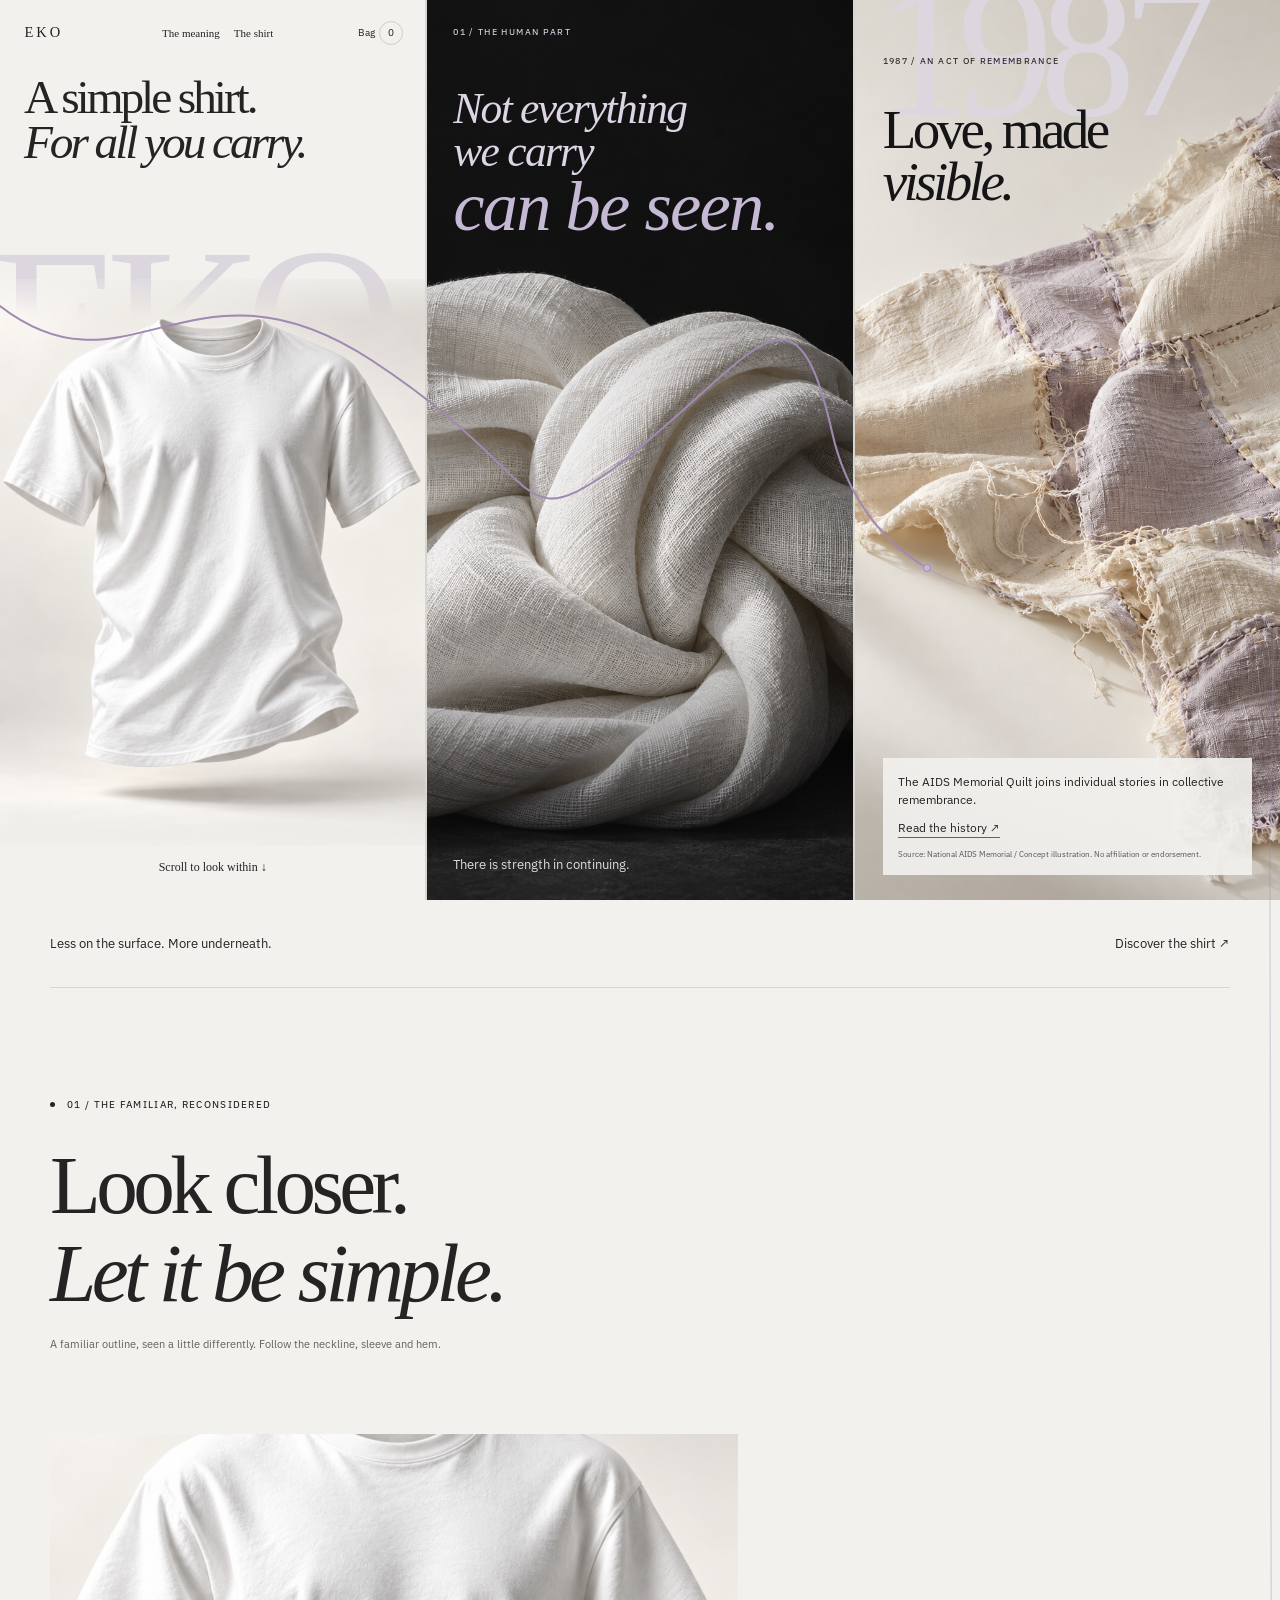
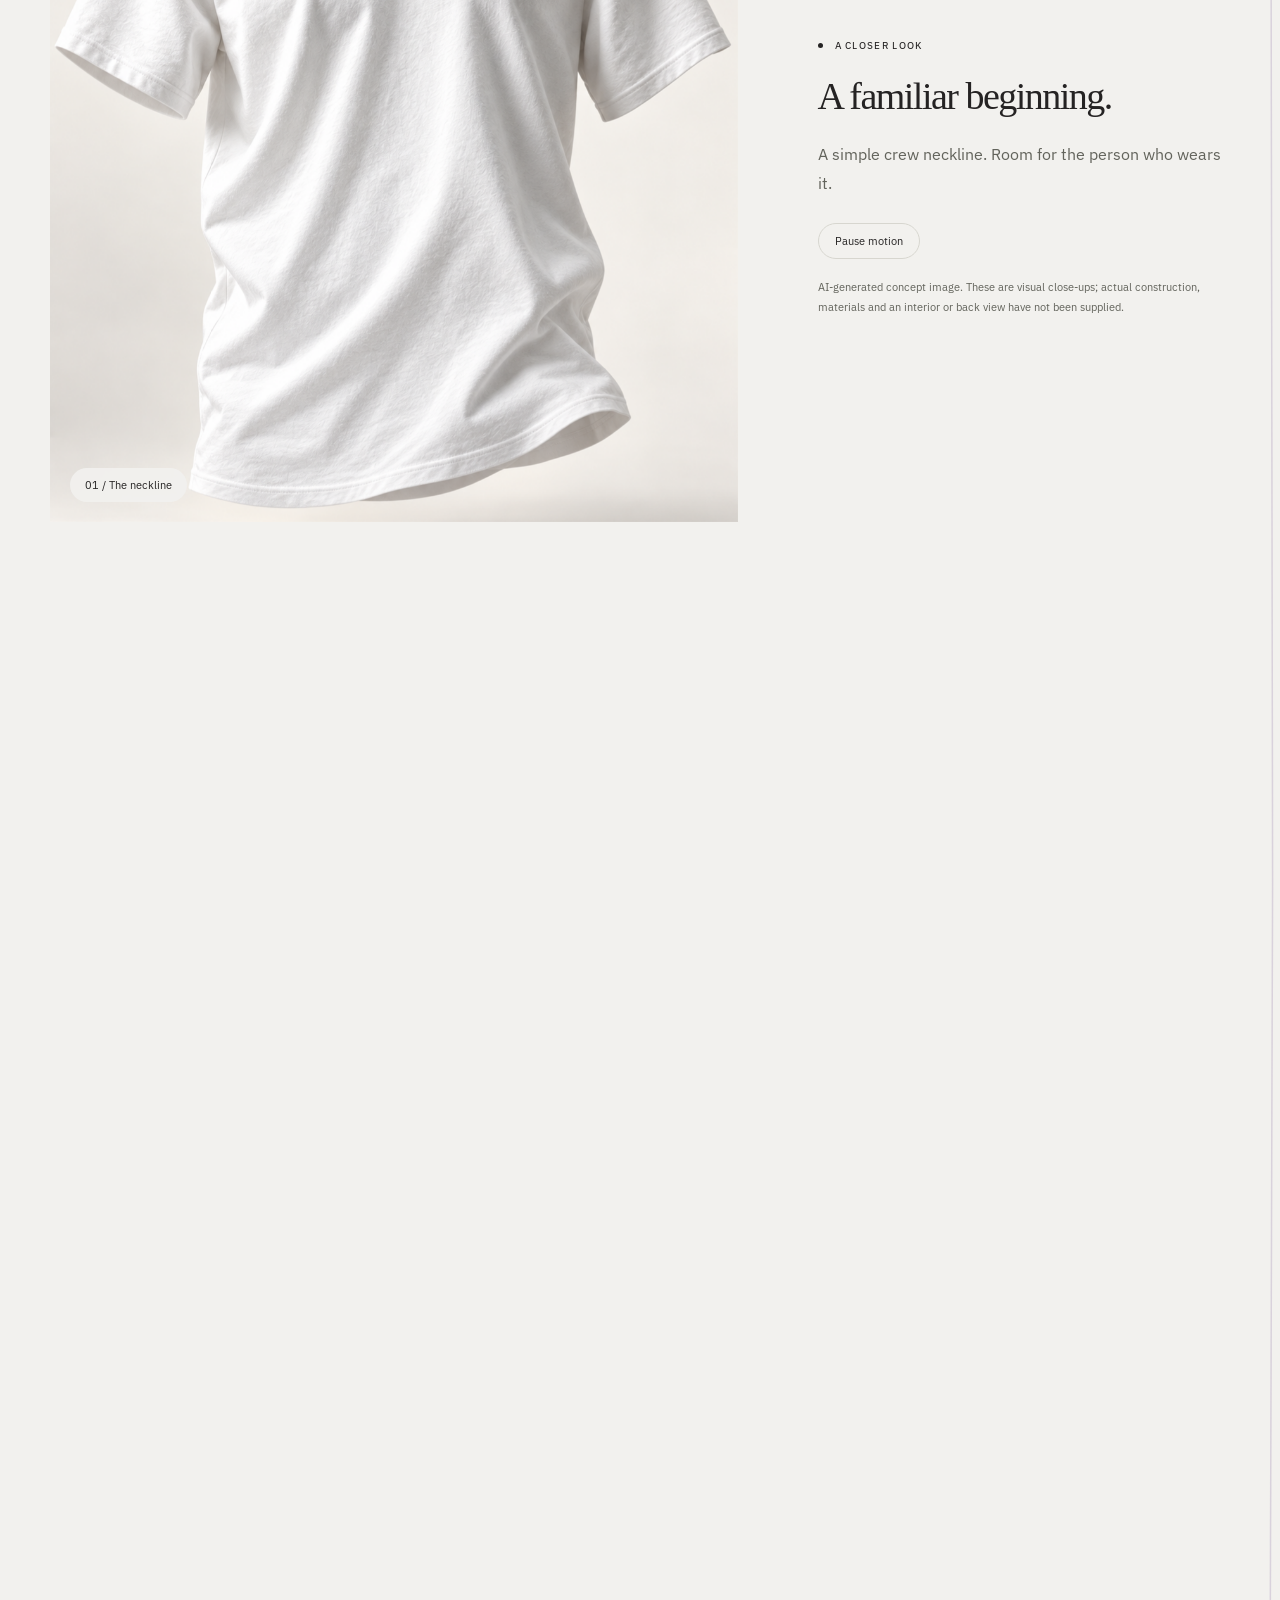
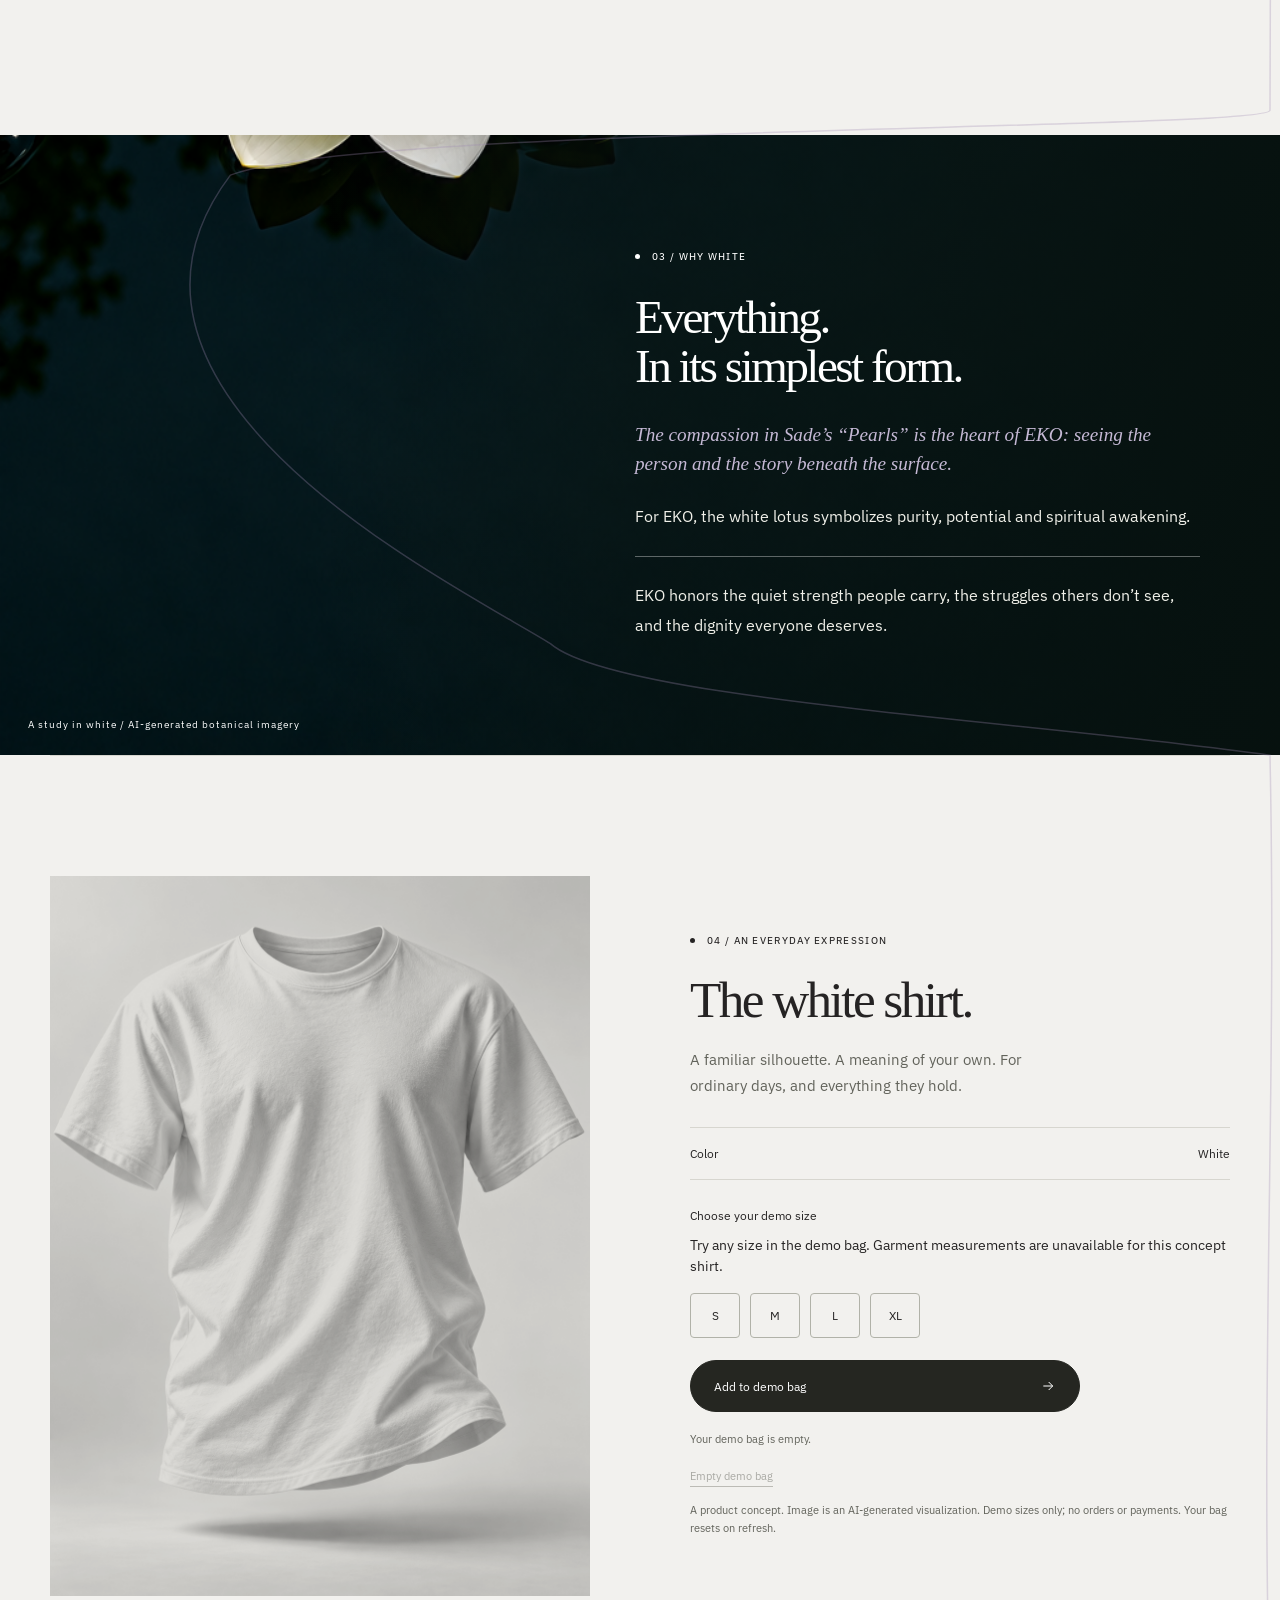
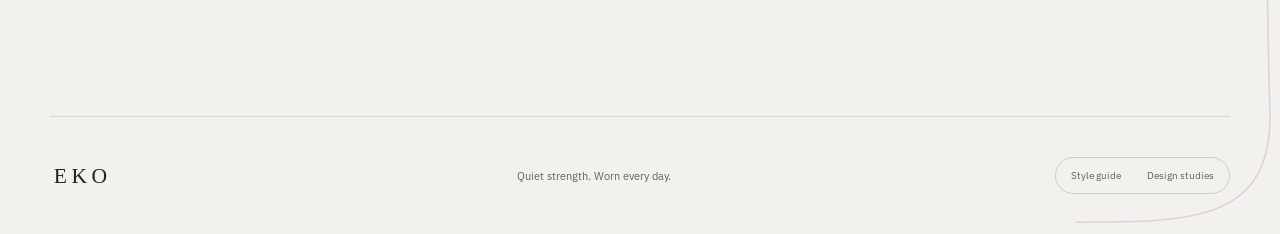
<file: public/index.html>
<!doctype html>
<html lang="en">
  <head>
    <meta charset="utf-8" />
    <meta name="viewport" content="width=device-width, initial-scale=1" />
    <meta
      name="description"
      content="EKO honors the quiet strength people carry, the struggles others don’t see, and the dignity everyone deserves."
    />
    <title>EKO — For all you carry.</title>
    <link rel="icon" href="data:," />
    <link rel="stylesheet" href="eko-shared.css" />
    <link
      rel="preload"
      href="explorations/assets/syne.ttf"
      as="font"
      type="font/ttf"
      crossorigin
    />
    <script src="shop.js" defer></script>

    <link rel="stylesheet" href="eko-finish.css" />
    <link rel="stylesheet" href="eko-editorial.css" />
    <script src="eko-motion.js" defer></script>
    <script src="eko-thread.js" defer></script>
  </head>

  <body class="postmodern eko-final">
    <a class="skip" href="#main">Skip to content</a>

    <svg
      class="journey-thread"
      data-thread-mode="static"
      aria-hidden="true"
      focusable="false"
      preserveAspectRatio="none"
    >
      <path class="thread-base" />
      <path class="thread-trace" />
      <circle class="thread-tip" r="3.5" />
    </svg>
    <main id="main">
      <div class="reference-panels">
        <section class="reference-hero" aria-labelledby="hero-title">
          <header class="topbar frame">
            <a class="logo" href="index.html" aria-label="EKO storefront home">
              <img
                class="eko-mark"
                src="assets/eko-wordmark.svg"
                alt="EKO"
                width="220"
                height="75"
              />
            </a>

            <nav class="nav" aria-label="Main navigation">
              <a href="#meaning">The meaning</a>
              <a href="#shirt">The shirt</a>
            </nav>

            <a class="bag-link" href="#demo-bag">
              Bag <span id="bag-count">0</span>
            </a>
          </header>

          <div class="reference-hero-copy">
            <h1 id="hero-title">
              A simple shirt.<br /><em>For all you carry.</em>
            </h1>
          </div>
          <span class="reference-watermark" aria-hidden="true">EKO</span>
          <img
            class="reference-shirt"
            src="assets/eko-shirt-editorial.png"
            alt="Plain white crew-neck shirt with soft sculptural folds, an AI-generated concept"
            width="1024"
            height="1365"
            fetchpriority="high"
          />
          <a class="reference-scroll" href="#closer">Scroll to look within ↓</a>
        </section>
        <section
          id="story"
          class="reference-story"
          aria-labelledby="story-title"
        >
          <img
            class="reference-knot"
            src="assets/eko-knot.png"
            alt="Sculptural knot of entirely white fabric against a charcoal background; concept imagery"
            width="1024"
            height="1365"
          />
          <p class="eyebrow">01 / The human part</p>
          <h2 id="story-title">
            Not everything<br />we carry<br /><em>can be seen.</em>
          </h2>
          <p class="reference-story-foot">There is strength in continuing.</p>
        </section>
        <section class="reference-history" aria-labelledby="history-title">
          <img
            class="reference-quilt"
            src="assets/eko-quilt.png"
            alt="Original conceptual patchwork of ivory and lavender cloth with visible stitching; not an archival quilt"
            width="1024"
            height="1365"
          />
          <span class="reference-year" aria-hidden="true">1987</span>
          <div class="reference-history-copy">
            <p class="eyebrow">1987 / An act of remembrance</p>
            <h2 id="history-title">Love, made<br /><em>visible.</em></h2>
          </div>
          <div class="reference-history-foot">
            <p>
              The AIDS Memorial Quilt joins individual stories in collective
              remembrance.
            </p>
            <a
              href="https://www.aidsmemorial.org/quilt"
              target="_blank"
              rel="noopener noreferrer"
              >Read the history ↗</a
            >
            <p class="reference-source">
              Source: National AIDS Memorial / Concept illustration. No
              affiliation or endorsement.
            </p>
          </div>
        </section>
      </div>
      <div class="reference-intro frame">
        <p>Less on the surface. More underneath.</p>
        <a href="#shirt">Discover the shirt ↗</a>
      </div>
      <section
        id="closer"
        class="eko-inside frame"
        aria-labelledby="inside-title"
      >
        <p class="eyebrow">01 / The familiar, reconsidered</p>
        <h2 id="inside-title" class="eko-heading">
          Look closer.<br /><em>Let it be simple.</em>
        </h2>
        <p class="eko-note">
          A familiar outline, seen a little differently. Follow the neckline,
          sleeve and hem.
        </p>
        <div class="eko-scene">
          <div class="eko-pin">
            <figure class="eko-window">
              <img
                class="eko-detail"
                src="assets/eko-shirt-editorial.png"
                alt="Enlarged front-view concept showing the white shirt’s neckline, sleeve and hem"
                width="1254"
                height="1254"
              />
              <figcaption id="eko-detail-caption">01 / The neckline</figcaption>
            </figure>
            <div class="eko-detail-copy">
              <p class="eyebrow">A closer look</p>
              <h3 id="eko-detail-title">A familiar beginning.</h3>
              <p id="eko-detail-text">
                A simple crew neckline. Room for the person who wears it.
              </p>
              <button id="eko-motion-toggle" type="button" aria-pressed="false">
                Pause motion
              </button>
              <p class="eko-note">
                AI-generated concept image. These are visual close-ups; actual
                construction, materials and an interior or back view have not
                been supplied.
              </p>
            </div>
          </div>
        </div>
      </section>
      <section
        id="meaning"
        class="lotus-section"
        aria-labelledby="meaning-title"
      >
        <picture class="lotus-picture">
          <source
            media="(max-width: 700px)"
            srcset="assets/eko-lotus-mobile.png"
          />
          <img
            class="lotus-image"
            src="assets/eko-lotus.png"
            alt="Bird’s-eye view of a white lotus flower floating in dark water among green lily pads"
            width="1536"
            height="1024"
            loading="lazy"
          />
        </picture>
        <div class="lotus-layout frame">
          <div class="lotus-copy">
            <p class="eyebrow">03 / Why white</p>
            <h2 id="meaning-title" class="lotus-title">
              Everything.<br />In its simplest form.
            </h2>
            <p class="eko-story-line">
              The compassion in Sade’s “Pearls” is the heart of EKO: seeing the
              person and the story beneath the surface.
            </p>
            <p>
              For EKO, the white lotus symbolizes purity, potential and
              spiritual awakening.
            </p>
            <p class="aside">
              EKO honors the quiet strength people carry, the struggles others
              don’t see, and the dignity everyone deserves.
            </p>
          </div>
        </div>
        <p class="lotus-caption">
          A study in white / AI-generated botanical imagery
        </p>
      </section>
      <section id="shirt" class="product frame" aria-labelledby="shirt-title">
        <div class="product-photo">
          <img
            src="assets/eko-shirt-editorial.png"
            alt="The same unbranded white T-shirt, shown from the front"
            width="1254"
            height="1254"
            loading="lazy"
          />
        </div>
        <div class="product-information">
          <p class="eyebrow">04 / An everyday expression</p>
          <h2 id="shirt-title" class="product-title">The white shirt.</h2>
          <p class="product-description">
            A familiar silhouette. A meaning of your own. For ordinary days, and
            everything they hold.
          </p>
          <div class="product-line"><span>Color</span><span>White</span></div>
          <form id="product-form" novalidate>
            <fieldset aria-describedby="size-help">
              <legend>Choose your demo size</legend>
              <p id="size-help">
                Try any size in the demo bag. Garment measurements are
                unavailable for this concept shirt.
              </p>
              <div class="sizes">
                <label class="size"
                  ><input type="radio" name="size" value="S" /><span
                    >S</span
                  ></label
                ><label class="size"
                  ><input type="radio" name="size" value="M" /><span
                    >M</span
                  ></label
                ><label class="size"
                  ><input type="radio" name="size" value="L" /><span
                    >L</span
                  ></label
                ><label class="size"
                  ><input type="radio" name="size" value="XL" /><span
                    >XL</span
                  ></label
                >
              </div>
              <p id="size-error" class="error" role="alert" hidden>
                Choose a size before adding the shirt to your demo bag.
              </p>
            </fieldset>
            <button class="pill add-button" type="submit">
              Add to demo bag
              <svg viewBox="0 0 24 24" fill="none" aria-hidden="true">
                <path
                  d="M5 12h14m-6-6 6 6-6 6"
                  stroke="currentColor"
                  stroke-width="1.5"
                />
              </svg>
            </button>
          </form>
          <div id="demo-bag" class="bag-status">
            <p
              id="bag-status"
              class="status"
              role="status"
              aria-live="polite"
              aria-atomic="true"
            >
              Your demo bag is empty.
            </p>
            <ul id="bag-items" class="bag-items"></ul>
            <button id="clear-bag" class="clear-bag" type="button" disabled>
              Empty demo bag
            </button>
          </div>
          <p class="notice">
            A product concept. Image is an AI-generated visualization. Demo
            sizes only; no orders or payments. Your bag resets on refresh.
          </p>
        </div>
      </section>
    </main>
    <footer class="footer frame">
      <a class="logo" href="#main" aria-label="EKO back to top">
        <img
          class="eko-mark"
          src="assets/eko-wordmark.svg"
          alt="EKO"
          width="220"
          height="75"
        />
      </a>
      <p class="footer-tagline">Quiet strength. Worn every day.</p>
      <nav class="direction-switch" aria-label="More about EKO">
        <a href="styleguide.html">Style guide</a>
        <a href="explorations/index.html">Design studies</a>
      </nav>
    </footer>
  </body>
</html>
</file>
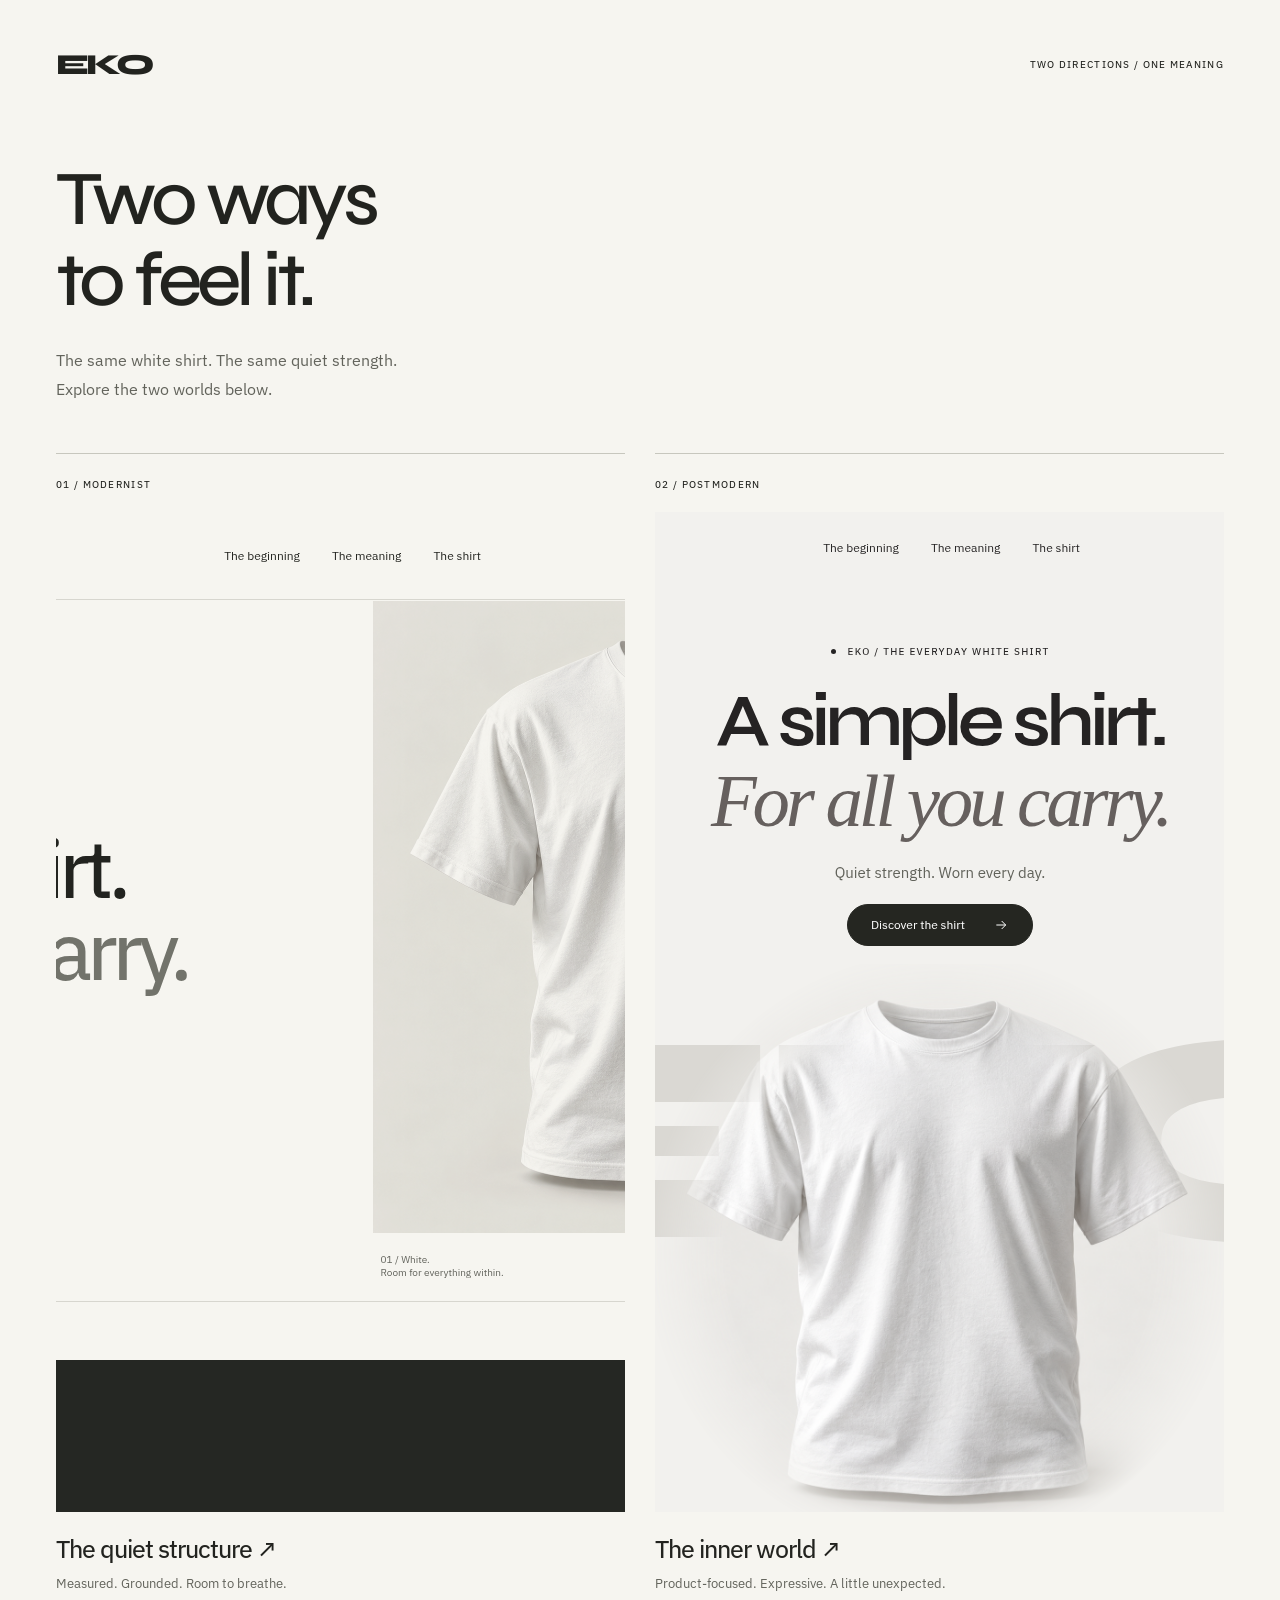
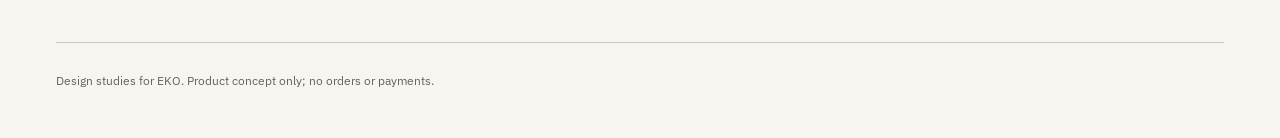
<file: public/explorations/index.html>
<!doctype html>
<html lang="en">
  <head>
    <meta charset="utf-8" />
    <meta name="viewport" content="width=device-width, initial-scale=1" />
    <title>EKO — Two ways to feel it</title>
    <link rel="icon" href="data:," />
    <link rel="stylesheet" href="eko.css" />
    <style>
      .gallery {
        min-height: 100vh;
        padding-block: 50px;
      }
      .gallery header {
        display: flex;
        justify-content: space-between;
        align-items: center;
      }
      .gallery h1 {
        font-family: Syne, sans-serif;
        font-weight: 500;
        font-size: clamp(40px, 6vw, 80px);
        letter-spacing: -0.06em;
        line-height: 1.06;
        margin-block: 80px 24px;
      }
      .gallery > p {
        color: #62635b;
        max-width: 430px;
        font-size: 16px;
        line-height: 1.8;
      }
      .cards {
        display: grid;
        grid-template-columns: 1fr 1fr;
        gap: 30px;
        margin-block: 50px;
      }
      .card {
        border-top: 1px solid #c7c7be;
        padding-top: 18px;
      }
      .card img {
        width: 100%;
        aspect-ratio: 1.35;
        object-fit: cover;
        object-position: top;
        margin-block: 20px;
        background: #e6e5e0;
        transition: transform 220ms;
      }
      .card:hover img {
        transform: translateY(-4px);
      }
      .card h2 {
        font-size: 25px;
        font-weight: 450;
        letter-spacing: -0.04em;
      }
      .card p {
        margin-top: 10px;
        font-size: 13px;
        color: #62635b;
      }
      .gallery > footer {
        padding-top: 30px;
        border-top: 1px solid #c7c7be;
        font-size: 12px;
        color: #62635b;
      }
      @media (width <= 600px) {
        .cards {
          grid-template-columns: 1fr;
          gap: 45px;
        }
        .gallery h1 {
          margin-top: 55px;
        }
      }
    </style>
  </head>
  <body>
    <main class="gallery frame">
      <header>
        <span class="logo">EKO</span
        ><span class="micro">Two directions / One meaning</span>
      </header>
      <h1>Two ways<br />to feel it.</h1>
      <p>
        The same white shirt. The same quiet strength.<br />Explore the two
        worlds below.
      </p>
      <div class="cards">
        <a class="card" href="modernist.html"
          ><span class="micro">01 / Modernist</span
          ><img
            src="assets/modernist-desktop.png"
            alt="Modernist preview: an editorial grid with the shirt beside a large headline"
            width="1440"
            height="1000"
          />
          <h2>The quiet structure ↗</h2>
          <p>Measured. Grounded. Room to breathe.</p></a
        ><a class="card" href="postmodern.html"
          ><span class="micro">02 / Postmodern</span
          ><img
            src="assets/postmodern-desktop.png"
            alt="Postmodern preview: a centered product reveal with layered type"
            width="1440"
            height="1000"
          />
          <h2>The inner world ↗</h2>
          <p>Product-focused. Expressive. A little unexpected.</p></a
        >
      </div>
      <footer>
        Design studies for EKO. Product concept only; no orders or payments.
      </footer>
    </main>
  </body>
</html>
</file>
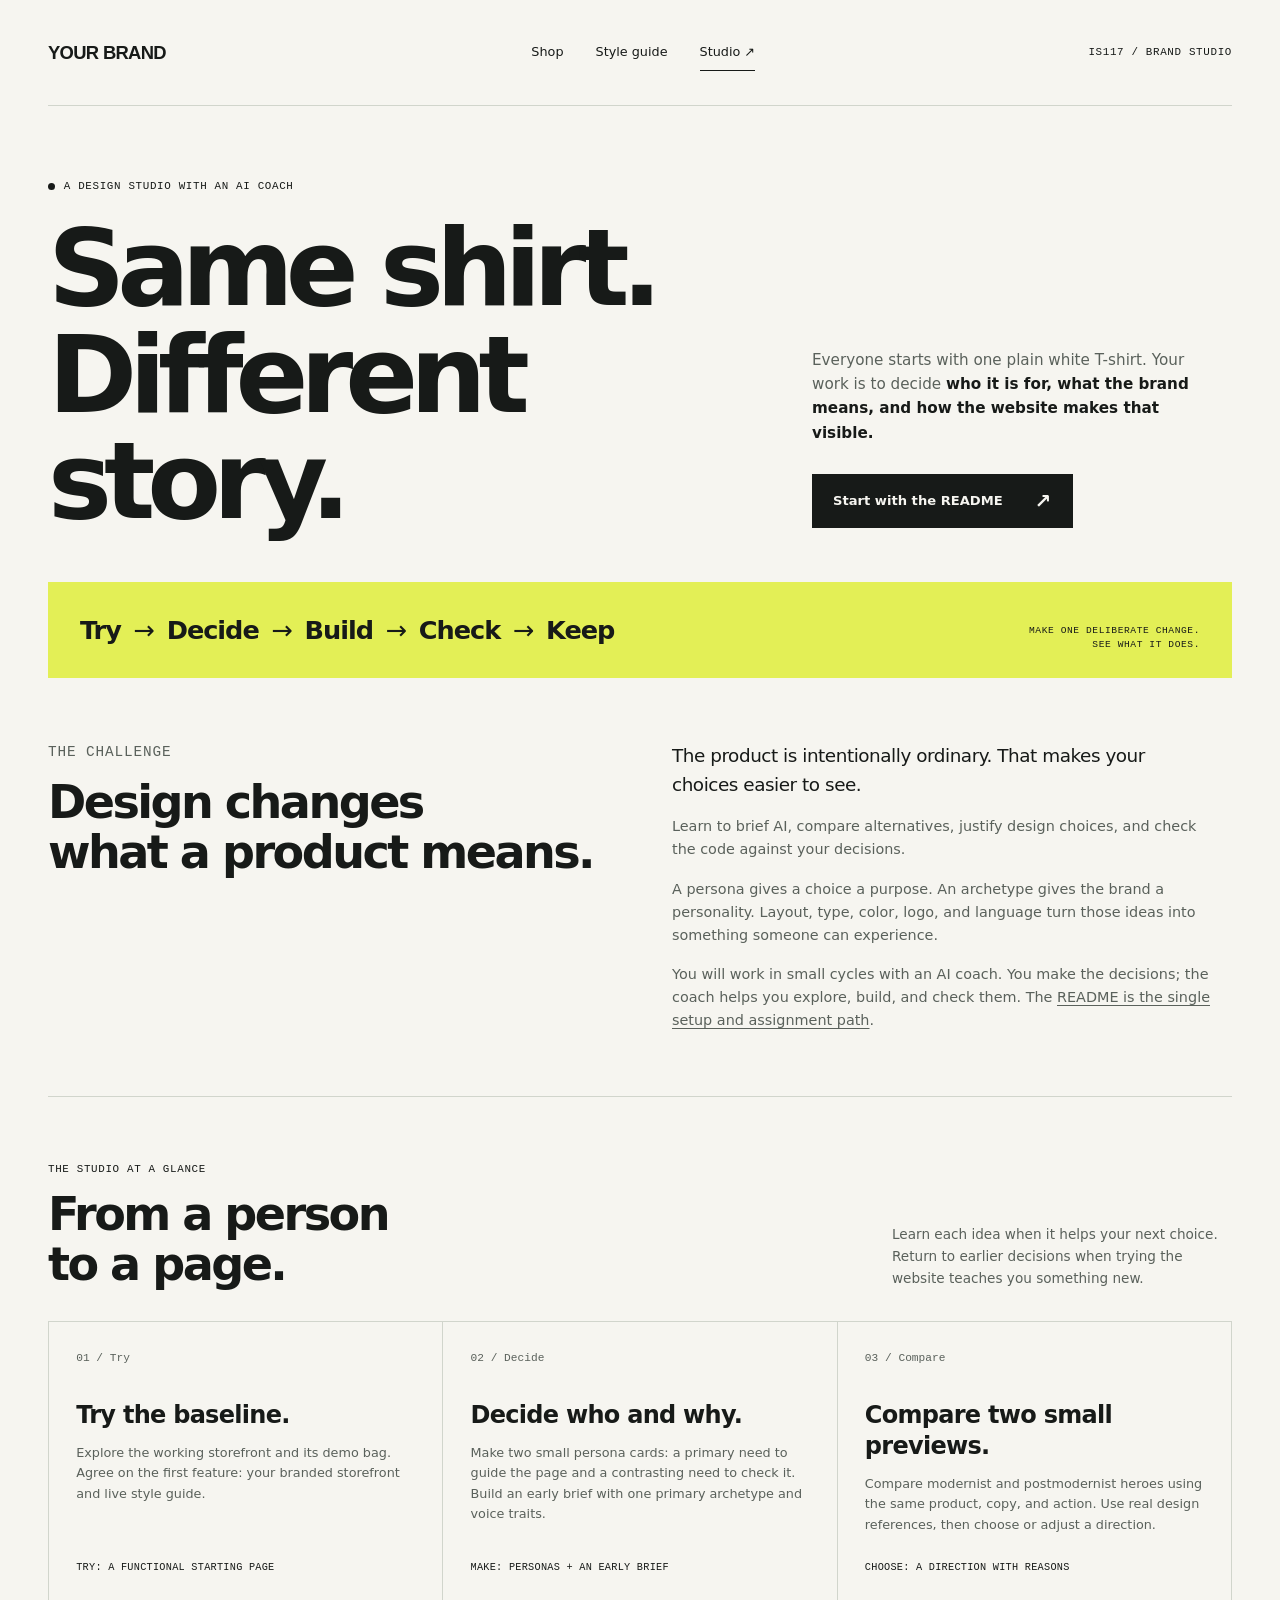
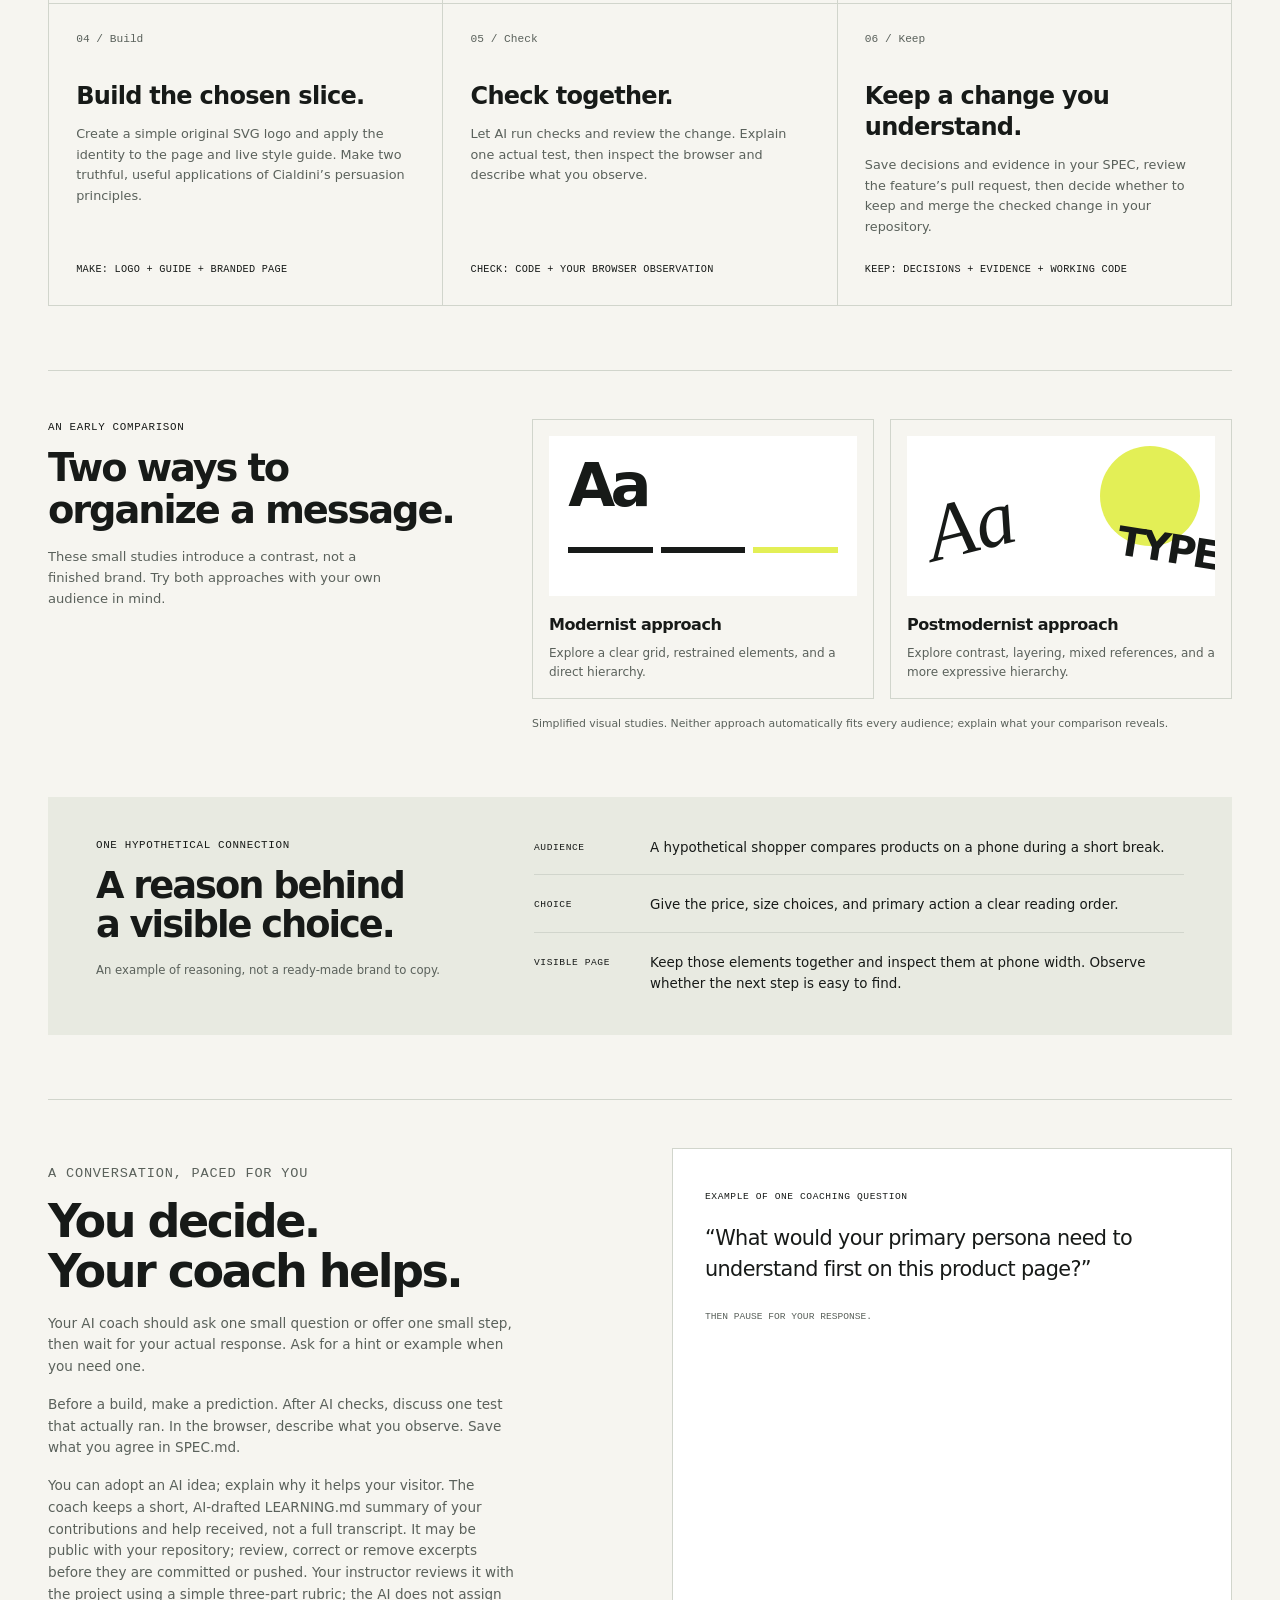
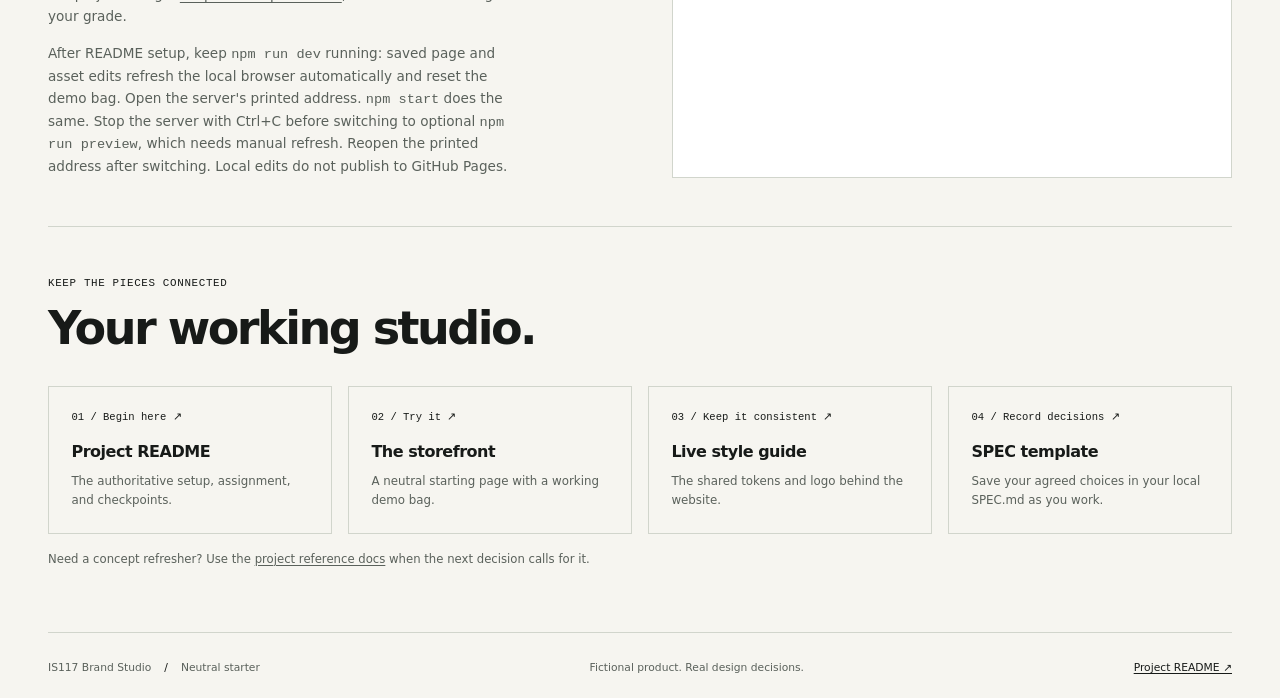
<file: public/studio.html>
<!doctype html>
<html lang="en">
  <head>
    <meta charset="utf-8" />
    <meta name="viewport" content="width=device-width, initial-scale=1" />
    <meta
      name="description"
      content="IS117 Brand Studio: turn one plain white T-shirt into a deliberate brand and website, with an AI coach and decisions you can explain."
    />
    <title>Same shirt. Different story. — IS117 Brand Studio</title>
    <link rel="icon" href="data:," />
    <link rel="stylesheet" href="styles.css" />
    <link rel="stylesheet" href="studio.css" />
  </head>
  <body>
    <a class="skip-link" href="#main">Skip to content</a>
    <header class="site-header wrap">
      <a
        class="brand-link"
        href="index.html"
        aria-label="Your Brand storefront home"
        ><img
          class="wordmark"
          src="assets/wordmark.svg"
          alt="Neutral starter wordmark"
          width="175"
          height="26"
      /></a>
      <nav class="main-nav" aria-label="Main navigation">
        <a class="nav-link" href="index.html">Shop</a
        ><a class="nav-link" href="styleguide.html">Style guide</a
        ><a class="nav-link" href="studio.html" aria-current="page"
          >Studio <span aria-hidden="true">↗</span></a
        >
      </nav>
      <span class="micro-label">IS117 / Brand Studio</span>
    </header>
    <main id="main">
      <section
        class="page-hero studio-hero wrap"
        aria-labelledby="studio-title"
      >
        <p class="eyebrow">
          <span class="status-dot" aria-hidden="true"></span> A design studio
          with an AI coach
        </p>
        <h1 id="studio-title">Same shirt.<br />Different story.</h1>
        <div class="hero-summary">
          <p>
            Everyone starts with one plain white T-shirt. Your work is to decide
            <strong
              >who it is for, what the brand means, and how the website makes
              that visible.</strong
            >
          </p>
          <a
            class="button button-primary"
            href="https://github.com/kaw393939/is117-brand-studio#readme"
            >Start with the README <span aria-hidden="true">↗</span></a
          >
        </div>
      </section>
      <div class="studio-ribbon wrap">
        <p class="cycle">
          Try <span aria-hidden="true">→</span> Decide
          <span aria-hidden="true">→</span> Build
          <span aria-hidden="true">→</span> Check
          <span aria-hidden="true">→</span> Keep
        </p>
        <p class="micro-label">
          Make one deliberate change.<br />See what it does.
        </p>
      </div>

      <section class="studio-intro wrap" aria-labelledby="why-title">
        <div>
          <p class="eyebrow">The challenge</p>
          <h2 id="why-title">Design changes<br />what a product means.</h2>
        </div>
        <div>
          <p class="lead">
            The product is intentionally ordinary. That makes your choices
            easier to see.
          </p>
          <p>
            Learn to brief AI, compare alternatives, justify design choices, and
            check the code against your decisions.
          </p>
          <p>
            A persona gives a choice a purpose. An archetype gives the brand a
            personality. Layout, type, color, logo, and language turn those
            ideas into something someone can experience.
          </p>
          <p>
            You will work in small cycles with an AI coach. You make the
            decisions; the coach helps you explore, build, and check them. The
            <a href="https://github.com/kaw393939/is117-brand-studio#readme"
              >README is the single setup and assignment path</a
            >.
          </p>
        </div>
      </section>

      <section class="path-section wrap" aria-labelledby="path-title">
        <div class="path-intro">
          <div>
            <p class="eyebrow">The studio at a glance</p>
            <h2 id="path-title">From a person<br />to a page.</h2>
          </div>
          <p>
            Learn each idea when it helps your next choice. Return to earlier
            decisions when trying the website teaches you something new.
          </p>
        </div>
        <ol class="studio-path">
          <li>
            <span class="stage-number">01 / Try</span>
            <h3>Try the baseline.</h3>
            <p>
              Explore the working storefront and its demo bag. Agree on the
              first feature: your branded storefront and live style guide.
            </p>
            <p class="stage-output">Try: a functional starting page</p>
          </li>
          <li>
            <span class="stage-number">02 / Decide</span>
            <h3>Decide who and why.</h3>
            <p>
              Make two small persona cards: a primary need to guide the page and
              a contrasting need to check it. Build an early brief with one
              primary archetype and voice traits.
            </p>
            <p class="stage-output">Make: personas + an early brief</p>
          </li>
          <li>
            <span class="stage-number">03 / Compare</span>
            <h3>Compare two small previews.</h3>
            <p>
              Compare modernist and postmodernist heroes using the same product,
              copy, and action. Use real design references, then choose or
              adjust a direction.
            </p>
            <p class="stage-output">Choose: a direction with reasons</p>
          </li>
          <li>
            <span class="stage-number">04 / Build</span>
            <h3>Build the chosen slice.</h3>
            <p>
              Create a simple original SVG logo and apply the identity to the
              page and live style guide. Make two truthful, useful applications
              of Cialdini’s persuasion principles.
            </p>
            <p class="stage-output">Make: logo + guide + branded page</p>
          </li>
          <li>
            <span class="stage-number">05 / Check</span>
            <h3>Check together.</h3>
            <p>
              Let AI run checks and review the change. Explain one actual test,
              then inspect the browser and describe what you observe.
            </p>
            <p class="stage-output">Check: code + your browser observation</p>
          </li>
          <li>
            <span class="stage-number">06 / Keep</span>
            <h3>Keep a change you understand.</h3>
            <p>
              Save decisions and evidence in your SPEC, review the feature’s
              pull request, then decide whether to keep and merge the checked
              change in your repository.
            </p>
            <p class="stage-output">
              Keep: decisions + evidence + working code
            </p>
          </li>
        </ol>
      </section>

      <section
        class="comparison-section wrap"
        aria-labelledby="comparison-title"
      >
        <div>
          <p class="eyebrow">An early comparison</p>
          <h2 id="comparison-title">Two ways to<br />organize a message.</h2>
          <p class="comparison-description">
            These small studies introduce a contrast, not a finished brand. Try
            both approaches with your own audience in mind.
          </p>
        </div>
        <div class="comparison-grid">
          <article class="direction-card">
            <div class="direction-sketch modern-sketch" aria-hidden="true">
              <i></i><i></i><i></i>
            </div>
            <h3>Modernist approach</h3>
            <p>
              Explore a clear grid, restrained elements, and a direct hierarchy.
            </p>
          </article>
          <article class="direction-card">
            <div class="direction-sketch postmodern-sketch" aria-hidden="true">
              <i></i>
            </div>
            <h3>Postmodernist approach</h3>
            <p>
              Explore contrast, layering, mixed references, and a more
              expressive hierarchy.
            </p>
          </article>
          <p class="comparison-caption">
            Simplified visual studies. Neither approach automatically fits every
            audience; explain what your comparison reveals.
          </p>
        </div>
      </section>

      <section class="example-section wrap" aria-labelledby="example-title">
        <div>
          <p class="eyebrow">One hypothetical connection</p>
          <h2 id="example-title">A reason behind<br />a visible choice.</h2>
          <p class="guide-note">
            An example of reasoning, not a ready-made brand to copy.
          </p>
        </div>
        <div class="example-chain">
          <div class="example-step">
            <span class="micro-label">Audience</span>
            <p>
              A hypothetical shopper compares products on a phone during a short
              break.
            </p>
          </div>
          <div class="example-step">
            <span class="micro-label">Choice</span>
            <p>
              Give the price, size choices, and primary action a clear reading
              order.
            </p>
          </div>
          <div class="example-step">
            <span class="micro-label">Visible page</span>
            <p>
              Keep those elements together and inspect them at phone width.
              Observe whether the next step is easy to find.
            </p>
          </div>
        </div>
      </section>

      <section class="coach-section wrap" aria-labelledby="coach-title">
        <div>
          <p class="eyebrow">A conversation, paced for you</p>
          <h2 id="coach-title">You decide.<br />Your coach helps.</h2>
          <p>
            Your AI coach should ask one small question or offer one small step,
            then wait for your actual response. Ask for a hint or example when
            you need one.
          </p>
          <p>
            Before a build, make a prediction. After AI checks, discuss one test
            that actually ran. In the browser, describe what you observe. Save
            what you agree in SPEC.md.
          </p>
          <p>
            You can adopt an AI idea; explain why it helps your visitor. The
            coach keeps a short, AI-drafted LEARNING.md summary of your
            contributions and help received, not a full transcript. It may be
            public with your repository; review, correct or remove excerpts
            before they are committed or pushed. Your instructor reviews it with
            the project using a
            <a
              href="https://github.com/kaw393939/is117-brand-studio/blob/main/docs/assessment.md"
              >simple three-part rubric</a
            >; the AI does not assign your grade.
          </p>
          <p>
            After README setup, keep <code>npm run dev</code> running: saved
            page and asset edits refresh the local browser automatically and
            reset the demo bag. Open the server's printed address.
            <code>npm start</code> does the same. Stop the server with Ctrl+C
            before switching to optional <code>npm run preview</code>, which
            needs manual refresh. Reopen the printed address after switching.
            Local edits do not publish to GitHub Pages.
          </p>
        </div>
        <blockquote class="coach-quote">
          <span class="micro-label">Example of one coaching question</span>
          <p>
            “What would your primary persona need to understand first on this
            product page?”
          </p>
          <footer>Then pause for your response.</footer>
        </blockquote>
      </section>

      <section class="resource-section wrap" aria-labelledby="resources-title">
        <p class="eyebrow">Keep the pieces connected</p>
        <h2 id="resources-title">Your working studio.</h2>
        <div class="resource-grid">
          <a
            class="resource-card"
            href="https://github.com/kaw393939/is117-brand-studio#readme"
            ><span>01 / Begin here ↗</span>
            <h3>Project README</h3>
            <p>The authoritative setup, assignment, and checkpoints.</p></a
          >
          <a class="resource-card" href="index.html"
            ><span>02 / Try it ↗</span>
            <h3>The storefront</h3>
            <p>A neutral starting page with a working demo bag.</p></a
          >
          <a class="resource-card" href="styleguide.html"
            ><span>03 / Keep it consistent ↗</span>
            <h3>Live style guide</h3>
            <p>The shared tokens and logo behind the website.</p></a
          >
          <a
            class="resource-card"
            href="https://github.com/kaw393939/is117-brand-studio/blob/main/SPEC.md"
            ><span>04 / Record decisions ↗</span>
            <h3>SPEC template</h3>
            <p>
              Save your agreed choices in your local SPEC.md as you work.
            </p></a
          >
        </div>
        <p class="guide-note">
          Need a concept refresher? Use the
          <a
            href="https://github.com/kaw393939/is117-brand-studio/tree/main/docs"
            >project reference docs</a
          >
          when the next decision calls for it.
        </p>
      </section>
    </main>
    <footer class="site-footer wrap">
      <p>
        IS117 Brand Studio <span class="footer-separator"> / </span> Neutral
        starter
      </p>
      <p class="footer-tagline">Fictional product. Real design decisions.</p>
      <a href="https://github.com/kaw393939/is117-brand-studio#readme"
        >Project README <span aria-hidden="true">↗</span></a
      >
    </footer>
  </body>
</html>
</file>
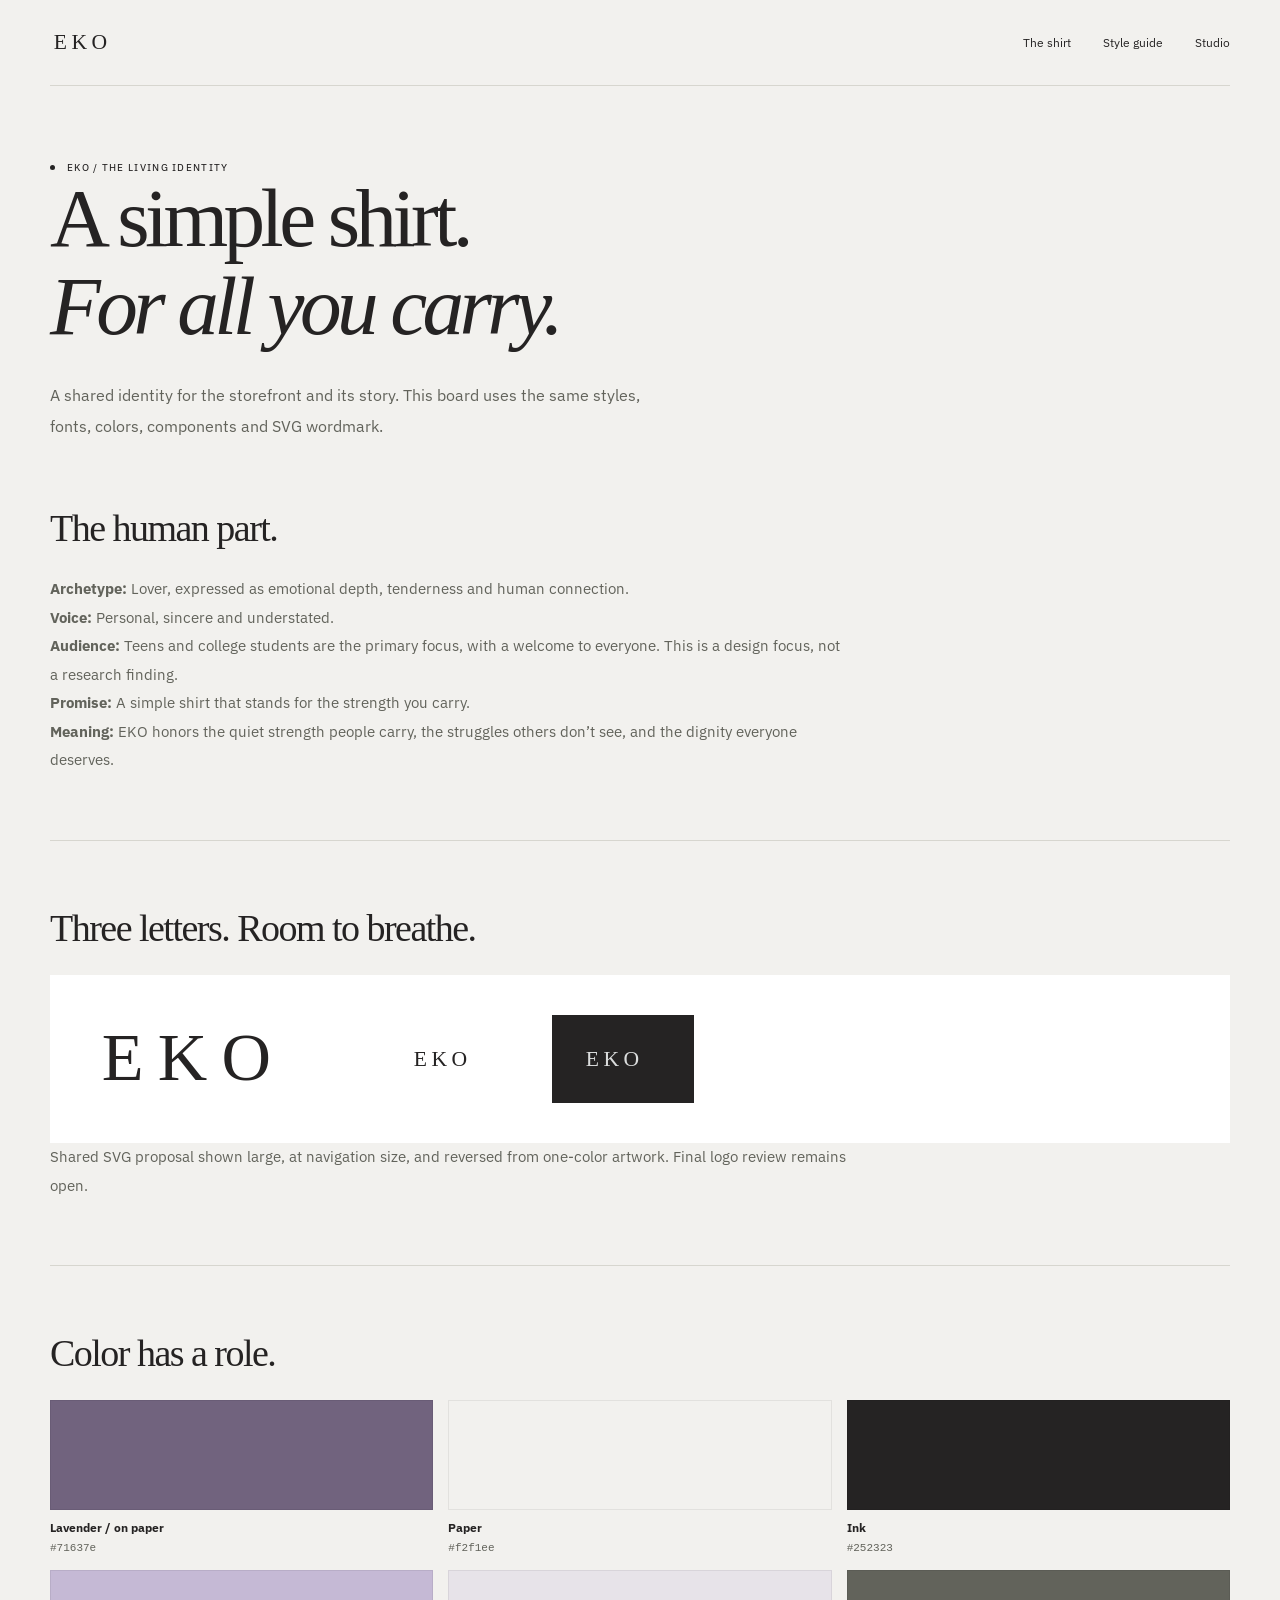
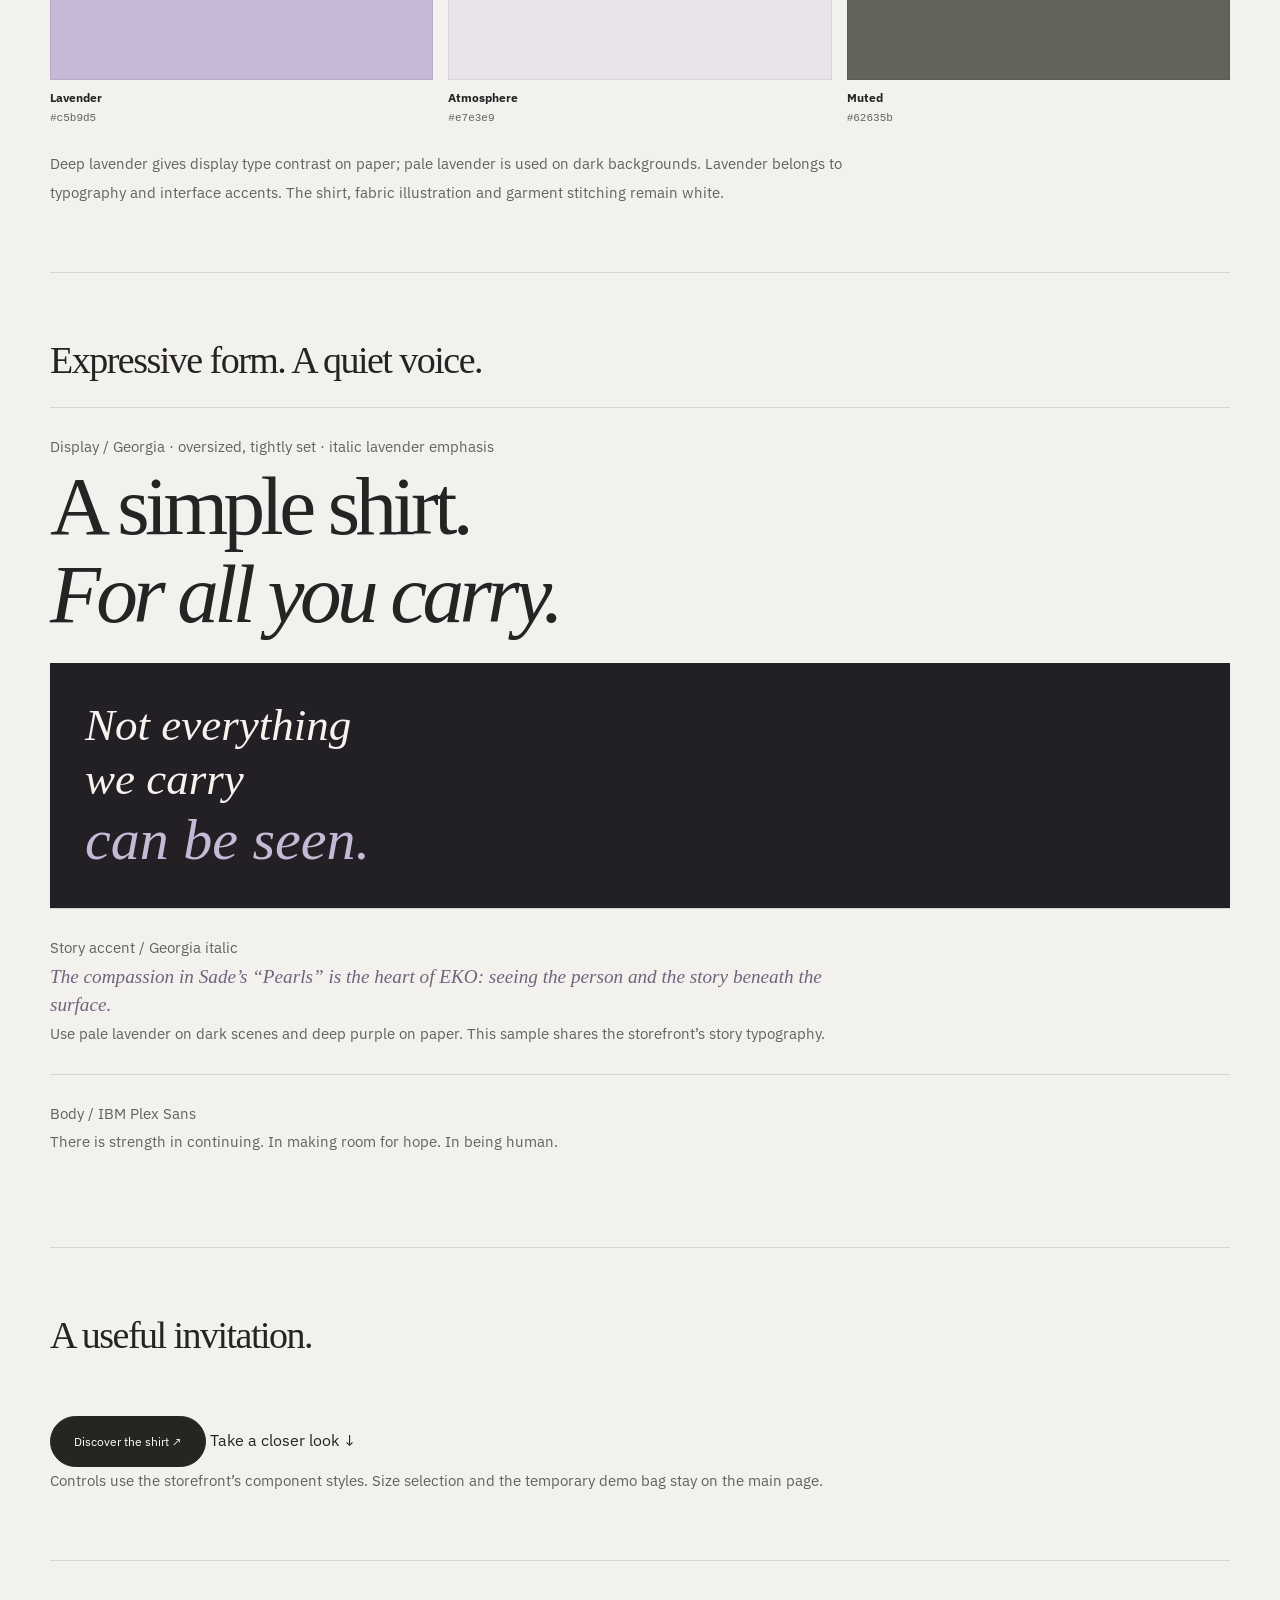
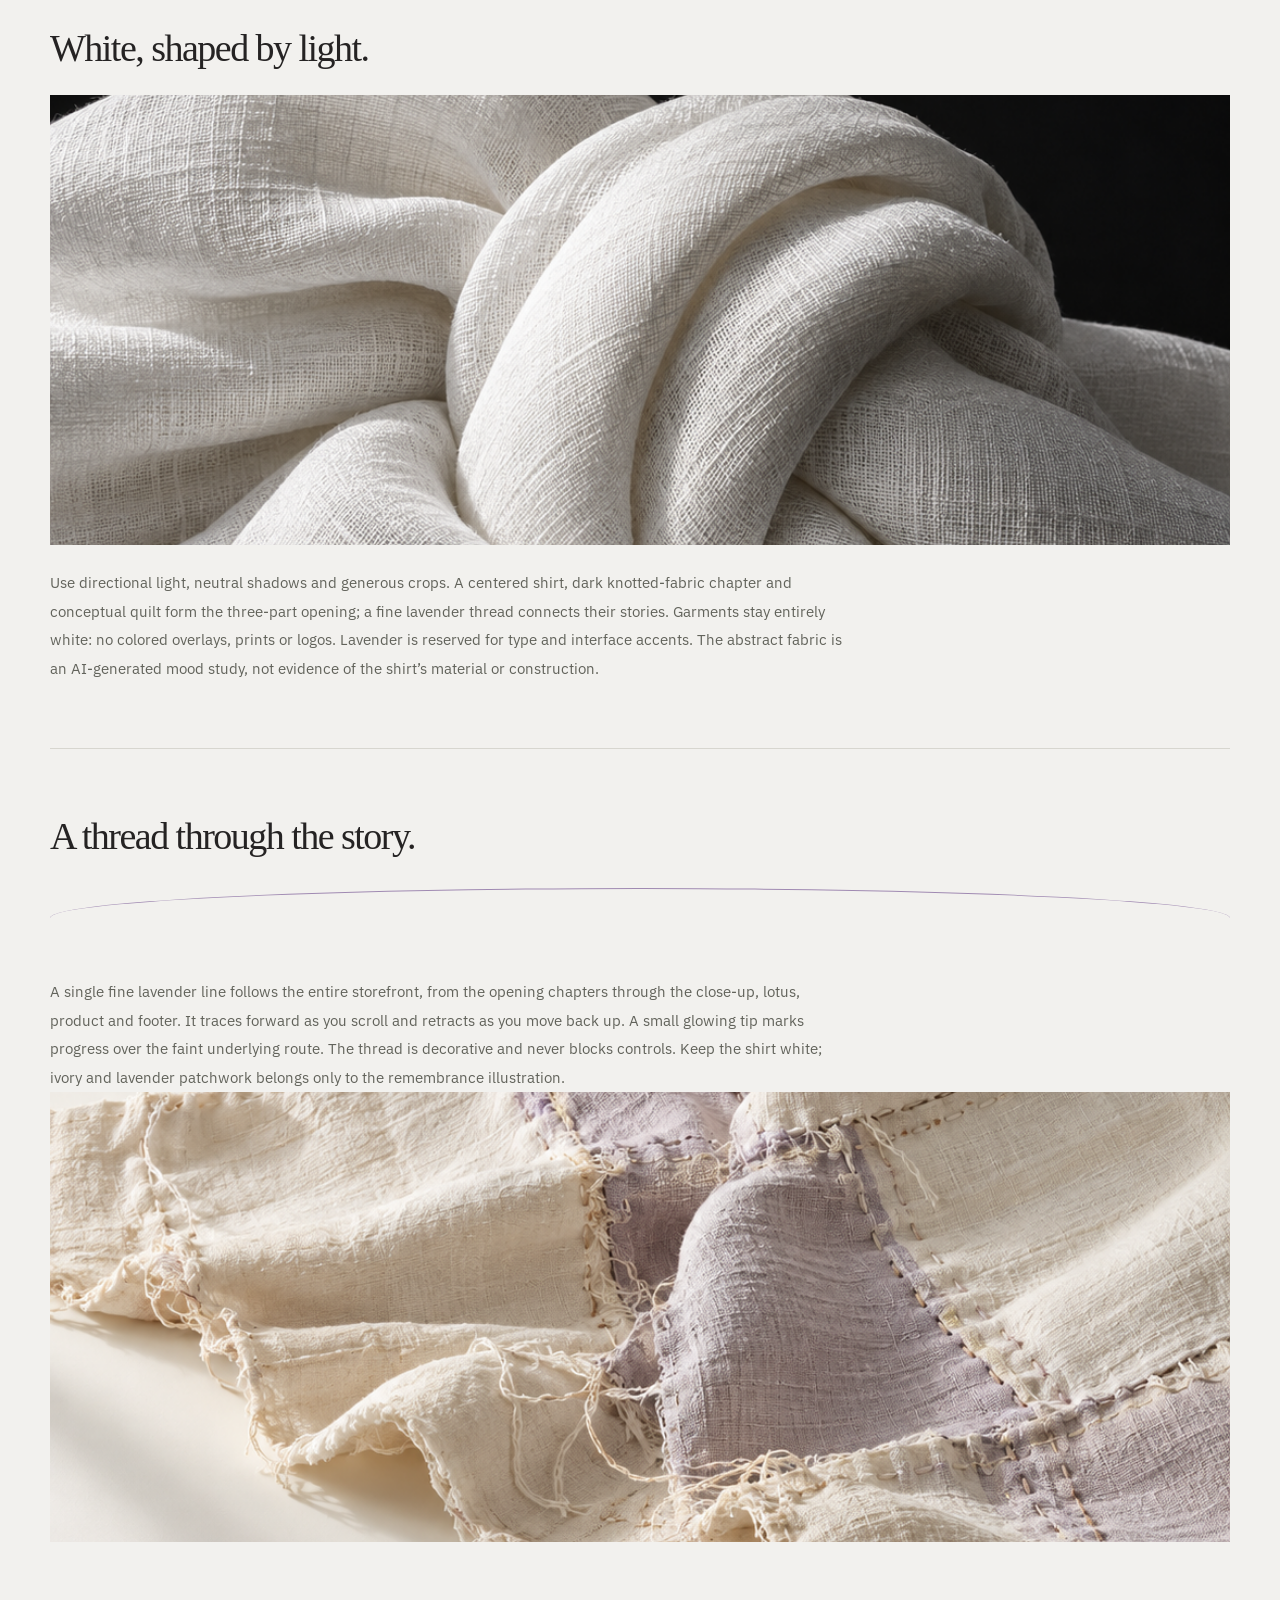
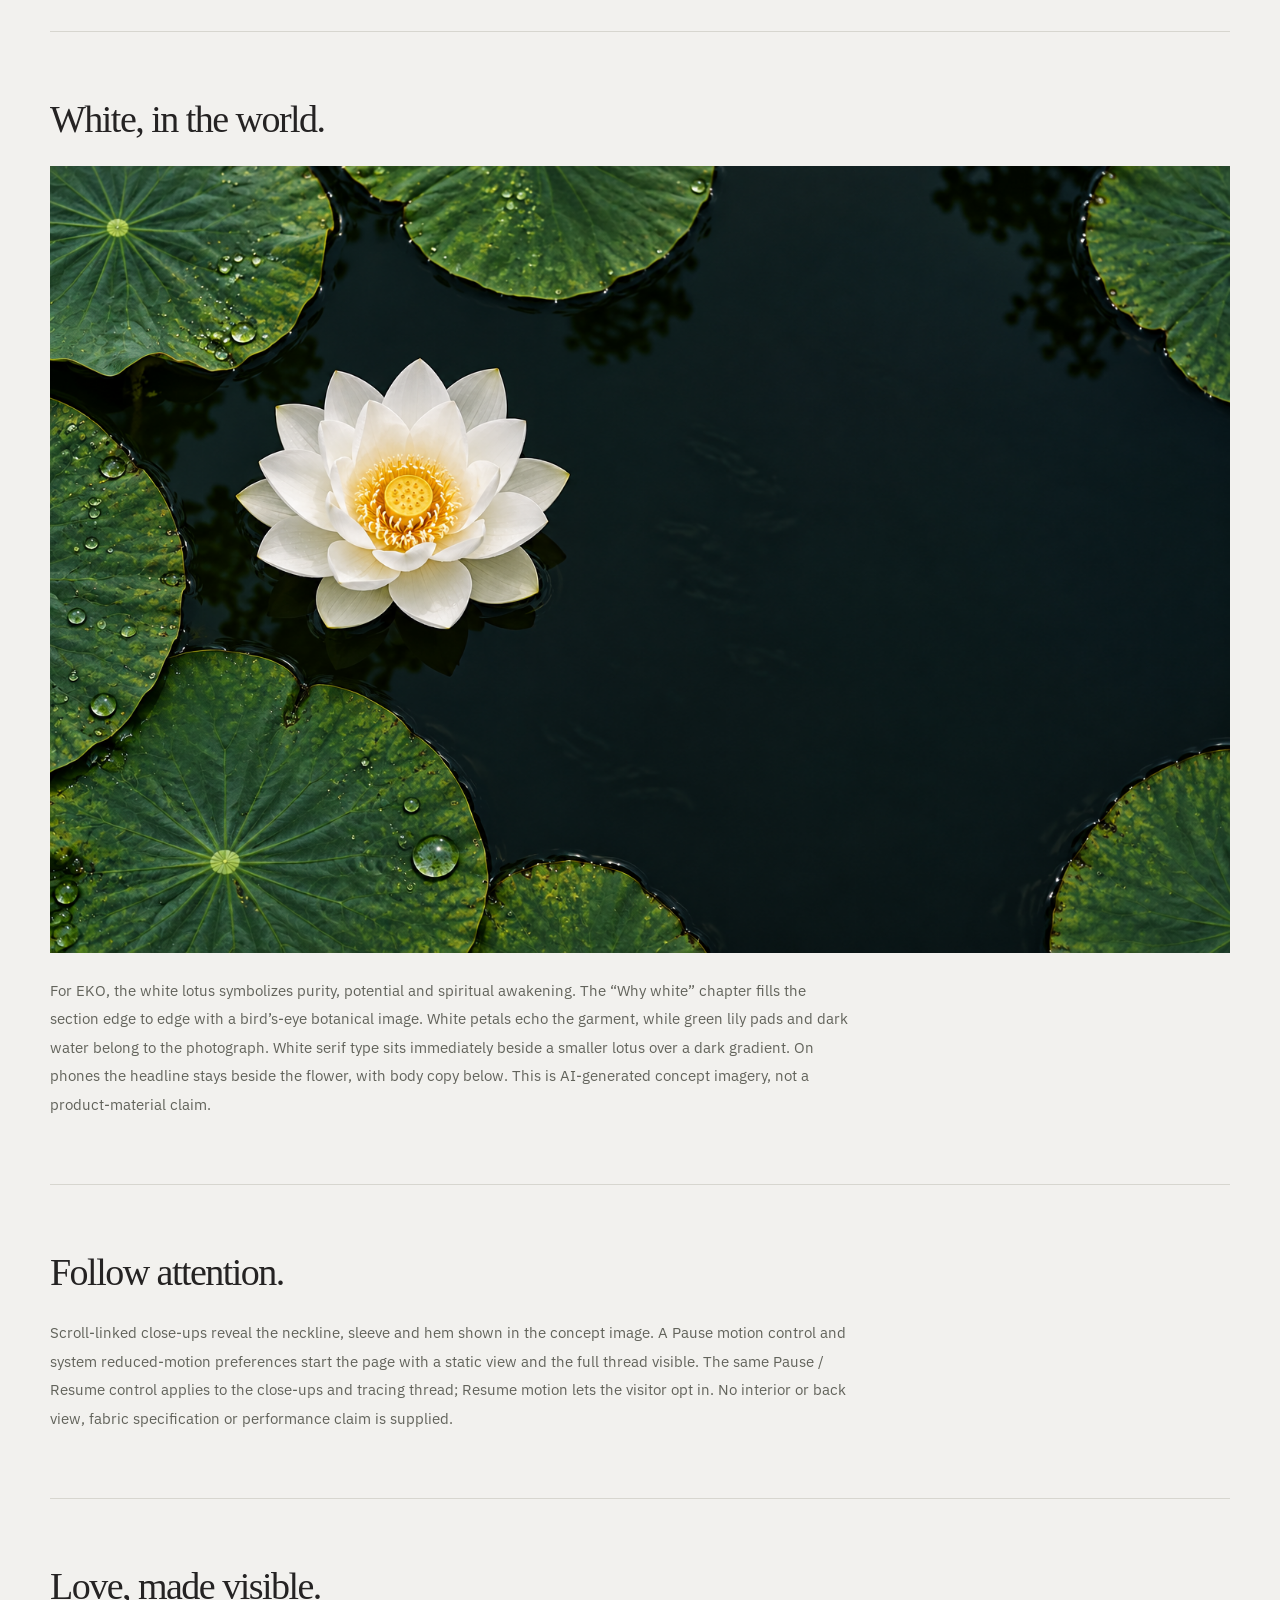
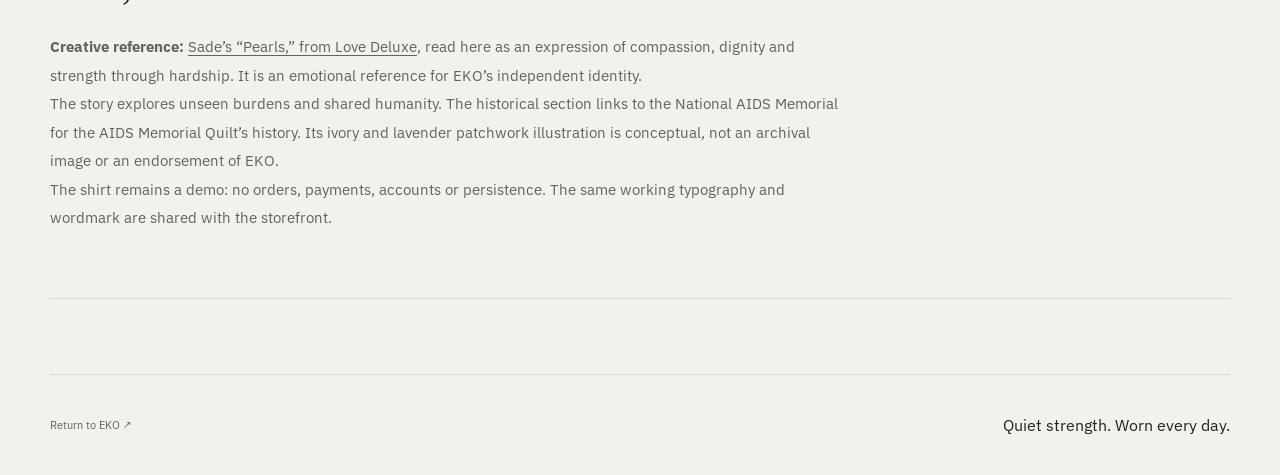
<file: public/styleguide.html>
<!doctype html>
<html lang="en">
  <head>
    <meta charset="utf-8" />
    <meta name="viewport" content="width=device-width, initial-scale=1" />
    <title>EKO — Live style guide</title>
    <link rel="icon" href="data:," />
    <link rel="stylesheet" href="eko-shared.css" />
    <link rel="stylesheet" href="eko-finish.css" />
    <link rel="stylesheet" href="eko-editorial.css" />
    <script src="eko-guide.js" defer></script>
  </head>
  <body class="postmodern eko-final eko-styleguide">
    <a class="skip" href="#main">Skip to content</a>

    <header class="topbar frame">
      <a class="logo" href="index.html" aria-label="EKO storefront home">
        <img
          class="eko-mark"
          src="assets/eko-wordmark.svg"
          alt="EKO"
          width="220"
          height="75"
        />
      </a>
      <nav class="nav" aria-label="Main navigation">
        <a href="index.html">The shirt</a>
        <a href="styleguide.html" aria-current="page">Style guide</a>
        <a href="studio.html">Studio</a>
      </nav>
    </header>

    <main id="main" class="eko-guide frame">
      <p class="eyebrow">EKO / The living identity</p>
      <h1 class="eko-heading">
        A simple shirt.<br /><em>For all you carry.</em>
      </h1>
      <p class="eko-guide-intro">
        A shared identity for the storefront and its story. This board uses the
        same styles, fonts, colors, components and SVG wordmark.
      </p>

      <section
        id="direction"
        class="eko-guide-section"
        aria-labelledby="direction-title"
      >
        <h2 id="direction-title">The human part.</h2>

        <p>
          <strong>Archetype:</strong> Lover, expressed as emotional depth,
          tenderness and human connection.
        </p>
        <p><strong>Voice:</strong> Personal, sincere and understated.</p>
        <p>
          <strong>Audience:</strong> Teens and college students are the primary
          focus, with a welcome to everyone. This is a design focus, not a
          research finding.
        </p>
        <p>
          <strong>Promise:</strong> A simple shirt that stands for the strength
          you carry.
        </p>
        <p>
          <strong>Meaning:</strong> EKO honors the quiet strength people carry,
          the struggles others don’t see, and the dignity everyone deserves.
        </p>
      </section>

      <section id="logo" class="eko-guide-section" aria-labelledby="logo-title">
        <h2 id="logo-title">Three letters. Room to breathe.</h2>

        <div class="eko-logo-board">
          <img
            class="eko-large-mark"
            src="assets/eko-wordmark.svg"
            alt="EKO wordmark proposal"
            width="220"
            height="75"
          />

          <img
            class="eko-mark"
            src="assets/eko-wordmark.svg"
            alt="EKO"
            width="220"
            height="75"
          />

          <div class="eko-reverse">
            <img
              class="eko-mark"
              src="assets/eko-wordmark.svg"
              alt="EKO"
              width="220"
              height="75"
            />
          </div>
        </div>
        <p>
          Shared SVG proposal shown large, at navigation size, and reversed from
          one-color artwork. Final logo review remains open.
        </p>
      </section>

      <section
        id="palette"
        class="eko-guide-section"
        aria-labelledby="palette-title"
      >
        <h2 id="palette-title">Color has a role.</h2>

        <div class="eko-palette">
          <article>
            <div
              class="eko-swatch"
              style="--sample: var(--color-display-accent)"
            ></div>
            <h3 class="eko-color-label">Lavender / on paper</h3>
            <code
              class="eko-color-value"
              data-color-token="--color-display-accent"
              >CSS token</code
            >
          </article>
          <article>
            <div class="eko-swatch" style="--sample: var(--color-paper)"></div>
            <h3 class="eko-color-label">Paper</h3>
            <code class="eko-color-value" data-color-token="--color-paper"
              >CSS token</code
            >
          </article>

          <article>
            <div class="eko-swatch" style="--sample: var(--color-ink)"></div>
            <h3 class="eko-color-label">Ink</h3>
            <code class="eko-color-value" data-color-token="--color-ink"
              >CSS token</code
            >
          </article>

          <article>
            <div class="eko-swatch" style="--sample: var(--color-accent)"></div>
            <h3 class="eko-color-label">Lavender</h3>
            <code class="eko-color-value" data-color-token="--color-accent"
              >CSS token</code
            >
          </article>

          <article>
            <div class="eko-swatch" style="--sample: var(--color-soft)"></div>
            <h3 class="eko-color-label">Atmosphere</h3>
            <code class="eko-color-value" data-color-token="--color-soft"
              >CSS token</code
            >
          </article>

          <article>
            <div class="eko-swatch" style="--sample: var(--color-muted)"></div>
            <h3 class="eko-color-label">Muted</h3>
            <code class="eko-color-value" data-color-token="--color-muted"
              >CSS token</code
            >
          </article>
        </div>
        <p>
          Deep lavender gives display type contrast on paper; pale lavender is
          used on dark backgrounds. Lavender belongs to typography and interface
          accents. The shirt, fabric illustration and garment stitching remain
          white.
        </p>
      </section>

      <section id="type" class="eko-guide-section" aria-labelledby="type-title">
        <h2 id="type-title">Expressive form. A quiet voice.</h2>

        <div class="eko-type-sample">
          <p>
            Display / Georgia · oversized, tightly set · italic lavender
            emphasis
          </p>
          <div class="eko-heading">
            A simple shirt.<br /><em>For all you carry.</em>
          </div>
        </div>
        <div class="eko-dark-sample">
          <div class="eko-guide-story">Not everything<br />we carry</div>
          <div class="eko-guide-emphasis">can be seen.</div>
        </div>
        <div class="eko-type-sample">
          <p>Story accent / Georgia italic</p>
          <p class="eko-story-line">
            The compassion in Sade’s “Pearls” is the heart of EKO: seeing the
            person and the story beneath the surface.
          </p>
          <p>
            Use pale lavender on dark scenes and deep purple on paper. This
            sample shares the storefront’s story typography.
          </p>
        </div>
        <div class="eko-type-sample">
          <p>Body / IBM Plex Sans</p>
          <p>
            There is strength in continuing. In making room for hope. In being
            human.
          </p>
        </div>
      </section>

      <section
        id="components"
        class="eko-guide-section"
        aria-labelledby="components-title"
      >
        <h2 id="components-title">A useful invitation.</h2>

        <div class="button-samples">
          <a class="pill" href="index.html#shirt">Discover the shirt ↗</a>
          <a class="text-link" href="index.html#closer">Take a closer look ↓</a>
        </div>
        <p>
          Controls use the storefront’s component styles. Size selection and the
          temporary demo bag stay on the main page.
        </p>
      </section>

      <section class="eko-guide-section" aria-labelledby="imagery-title">
        <h2 id="imagery-title">White, shaped by light.</h2>
        <img
          class="guide-fabric"
          src="assets/eko-knot.png"
          alt="White fabric tied into a sculptural knot on a dark background"
          width="1536"
          height="1024"
          loading="lazy"
        />
        <p>
          Use directional light, neutral shadows and generous crops. A centered
          shirt, dark knotted-fabric chapter and conceptual quilt form the
          three-part opening; a fine lavender thread connects their stories.
          Garments stay entirely white: no colored overlays, prints or logos.
          Lavender is reserved for type and interface accents. The abstract
          fabric is an AI-generated mood study, not evidence of the shirt’s
          material or construction.
        </p>
      </section>
      <section class="eko-guide-section" aria-labelledby="thread-title">
        <h2 id="thread-title">A thread through the story.</h2>
        <div class="guide-thread" aria-hidden="true"></div>
        <p>
          A single fine lavender line follows the entire storefront, from the
          opening chapters through the close-up, lotus, product and footer. It
          traces forward as you scroll and retracts as you move back up. A small
          glowing tip marks progress over the faint underlying route. The thread
          is decorative and never blocks controls. Keep the shirt white; ivory
          and lavender patchwork belongs only to the remembrance illustration.
        </p>
        <img
          class="guide-fabric"
          src="assets/eko-quilt.png"
          alt="Conceptual ivory and lavender patchwork with visible hand stitching"
          width="1024"
          height="1365"
          loading="lazy"
        />
      </section>
      <section class="eko-guide-section" aria-labelledby="lotus-guide-title">
        <h2 id="lotus-guide-title">White, in the world.</h2>
        <img
          class="guide-lotus"
          src="assets/eko-lotus.png"
          alt="Overhead white lotus floating in dark water with green lily pads"
          width="1536"
          height="1024"
          loading="lazy"
        />
        <p>
          For EKO, the white lotus symbolizes purity, potential and spiritual
          awakening. The “Why white” chapter fills the section edge to edge with
          a bird’s-eye botanical image. White petals echo the garment, while
          green lily pads and dark water belong to the photograph. White serif
          type sits immediately beside a smaller lotus over a dark gradient. On
          phones the headline stays beside the flower, with body copy below.
          This is AI-generated concept imagery, not a product-material claim.
        </p>
      </section>
      <section
        id="motion"
        class="eko-guide-section"
        aria-labelledby="motion-title"
      >
        <h2 id="motion-title">Follow attention.</h2>

        <p>
          Scroll-linked close-ups reveal the neckline, sleeve and hem shown in
          the concept image. A Pause motion control and system reduced-motion
          preferences start the page with a static view and the full thread
          visible. The same Pause / Resume control applies to the close-ups and
          tracing thread; Resume motion lets the visitor opt in. No interior or
          back view, fabric specification or performance claim is supplied.
        </p>
      </section>

      <section
        id="meaning"
        class="eko-guide-section"
        aria-labelledby="meaning-title"
      >
        <h2 id="meaning-title">Love, made visible.</h2>

        <p>
          <strong>Creative reference:</strong>
          <a class="text-link" href="https://www.sade.com/lyrics/pearls"
            >Sade’s “Pearls,” from <em>Love Deluxe</em></a
          >, read here as an expression of compassion, dignity and strength
          through hardship. It is an emotional reference for EKO’s independent
          identity.
        </p>

        <p>
          The story explores unseen burdens and shared humanity. The historical
          section links to the National AIDS Memorial for the AIDS Memorial
          Quilt’s history. Its ivory and lavender patchwork illustration is
          conceptual, not an archival image or an endorsement of EKO.
        </p>
        <p>
          The shirt remains a demo: no orders, payments, accounts or
          persistence. The same working typography and wordmark are shared with
          the storefront.
        </p>
      </section>
    </main>
    <footer class="footer frame">
      <a href="index.html">Return to EKO ↗</a>
      <p>Quiet strength. Worn every day.</p>
    </footer>
  </body>
</html>
</file>
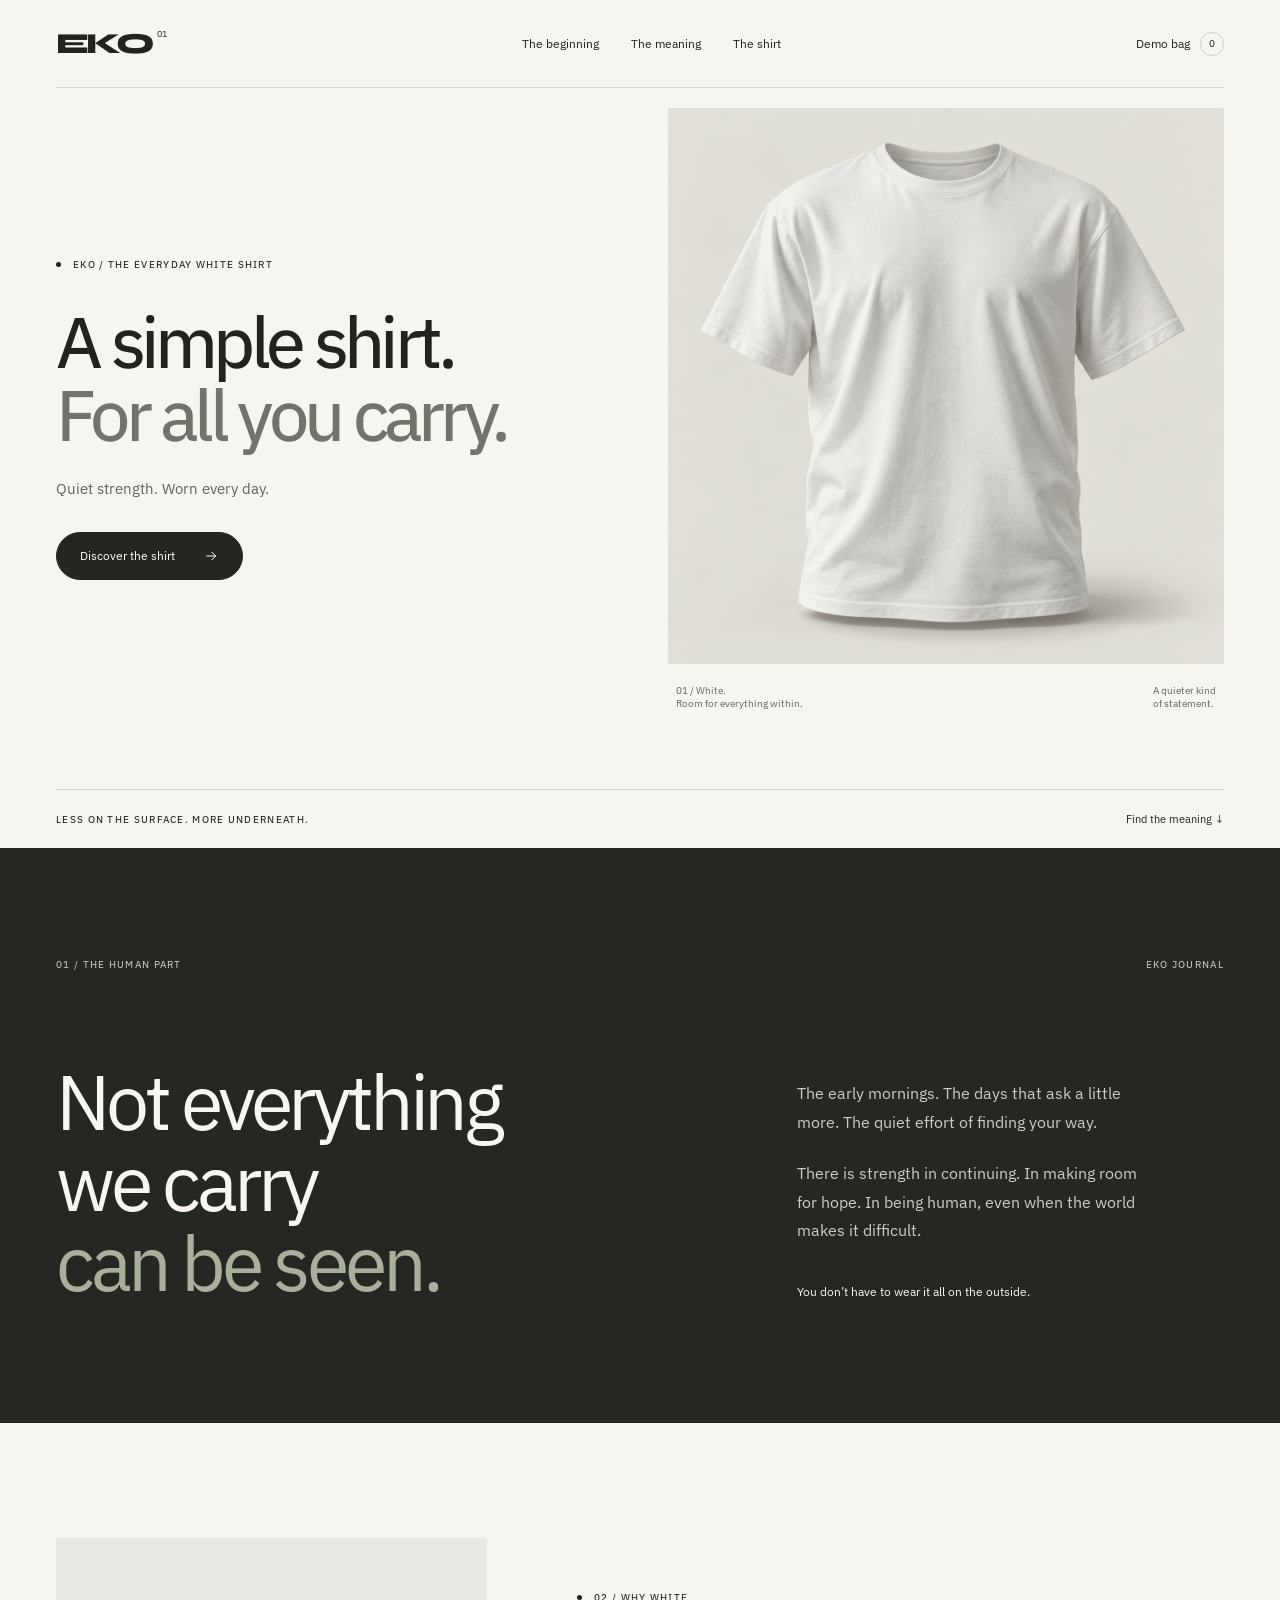
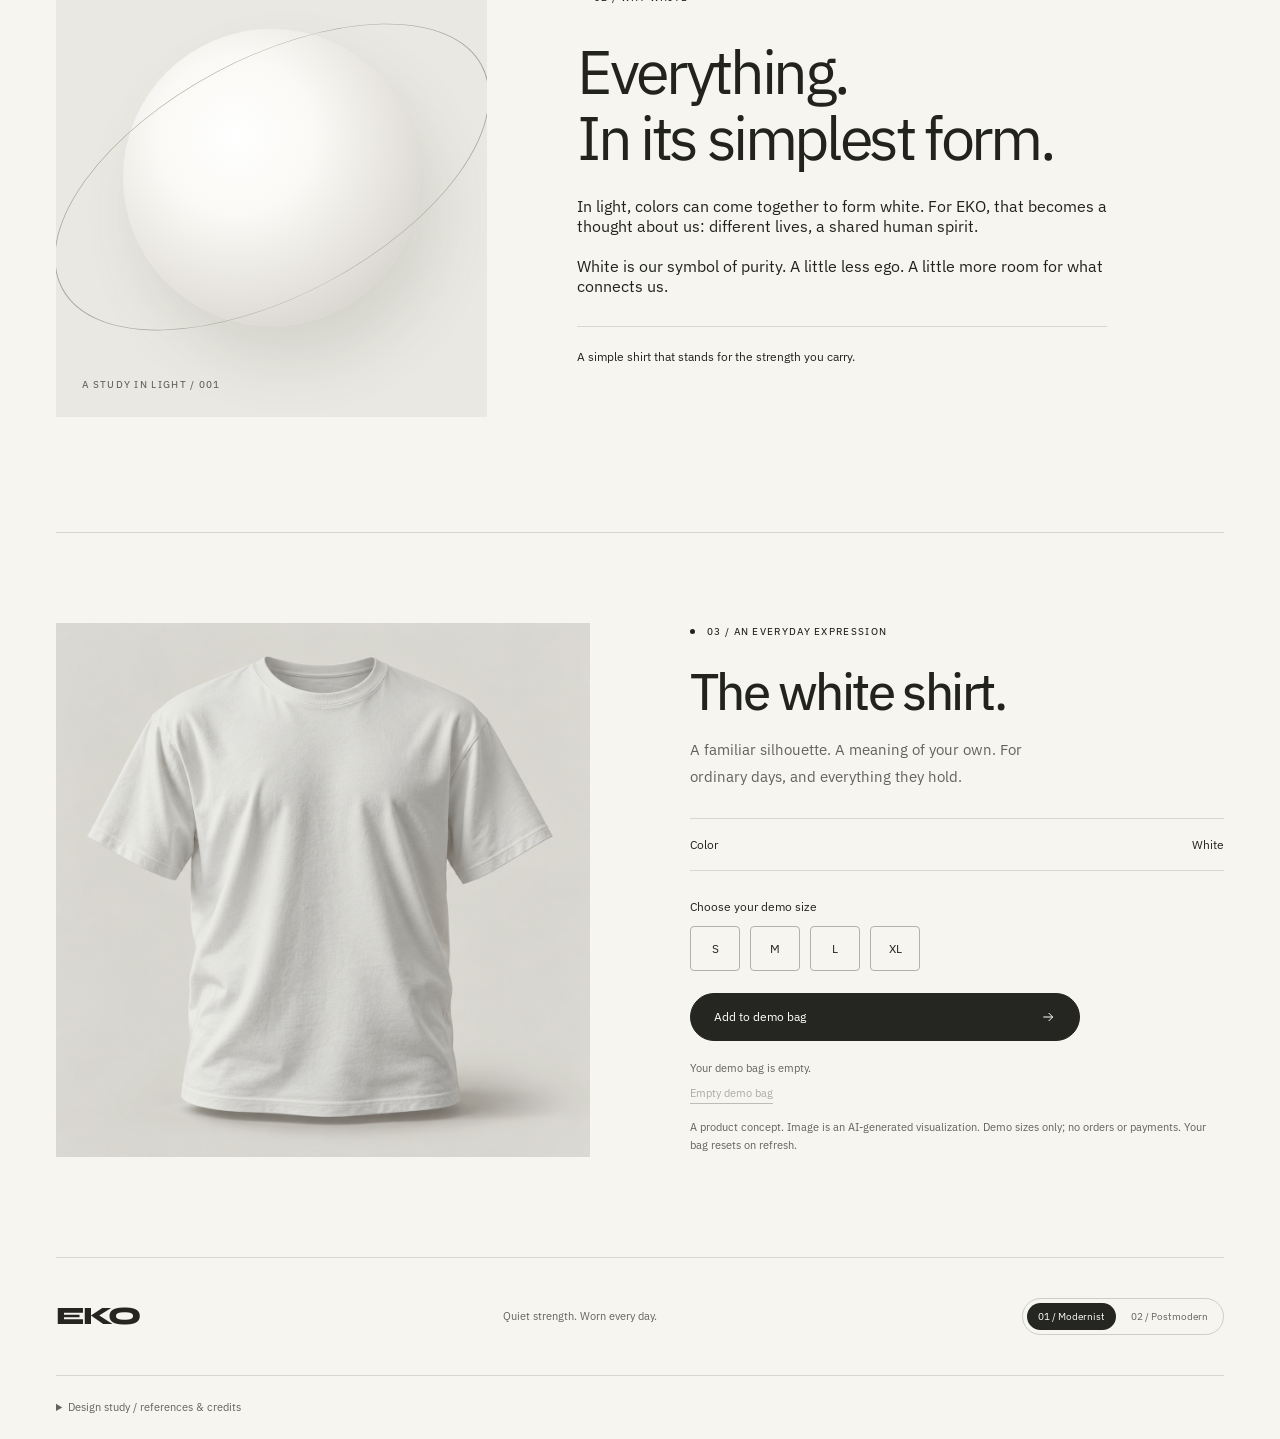
<file: public/explorations/modernist.html>
<!doctype html>
<html lang="en">
  <head>
    <meta charset="utf-8" />
    <meta name="viewport" content="width=device-width, initial-scale=1" />
    <meta
      name="description"
      content="EKO. A simple shirt that stands for the strength you carry. Explore an everyday expression of quiet resilience."
    />
    <title>EKO — 01 — The quiet structure</title>
    <link rel="icon" href="data:," />
    <link rel="stylesheet" href="eko.css" />
    <link
      rel="preload"
      href="assets/plex.ttf"
      as="font"
      type="font/ttf"
      crossorigin
    />
    <script src="eko.js" defer></script>
  </head>
  <body class="modernist">
    <a class="skip" href="#main">Skip to content</a>
    <header class="topbar frame">
      <a class="logo" href="index.html" aria-label="EKO preview home"
        >EKO<sup>01</sup></a
      >
      <nav class="nav" aria-label="Main navigation">
        <a href="#main">The beginning</a><a href="#meaning">The meaning</a
        ><a href="#shirt">The shirt</a>
      </nav>
      <a class="bag-link" href="#bag">Demo bag <span id="eko-count">0</span></a>
    </header>
    <main id="main">
      <section class="hero frame" aria-labelledby="hero-title">
        <div class="hero-copy">
          <p class="eyebrow">EKO / The everyday white shirt</p>
          <h1 id="hero-title" class="hero-title">
            A simple shirt.<br /><em>For all you carry.</em>
          </h1>
          <p class="hero-support">Quiet strength. Worn every day.</p>
          <a class="pill" href="#shirt"
            >Discover the shirt
            <svg viewBox="0 0 24 24" fill="none" aria-hidden="true">
              <path
                d="M5 12h14m-6-6 6 6-6 6"
                stroke="currentColor"
                stroke-width="1.5"
              /></svg
          ></a>
        </div>
        <figure class="hero-art">
          <span class="art-word" aria-hidden="true">EKO</span>
          <img
            src="assets/white-shirt.png"
            alt="Front view of a plain white short-sleeved crew-neck T-shirt"
            width="1254"
            height="1254"
            fetchpriority="high"
          />
          <figcaption>
            <span>01 / White.<br />Room for everything within.</span
            ><span>A quieter kind<br />of statement.</span>
          </figcaption>
        </figure>
        <div class="hero-foot">
          <span class="micro">Less on the surface. More underneath.</span
          ><a href="#story">Find the meaning ↓</a>
        </div>
      </section>
      <section id="story" class="story" aria-labelledby="story-title">
        <div class="frame">
          <div class="story-top">
            <p class="micro">01 / The human part</p>
            <span class="micro">EKO Journal</span>
          </div>
          <div class="story-grid">
            <h2 id="story-title" class="story-title">
              Not everything<br />we carry<br /><span class="story-emphasis"
                >can be seen.</span
              >
            </h2>
            <div class="story-copy">
              <p>
                The early mornings. The days that ask a little more. The quiet
                effort of finding your way.
              </p>
              <p>
                There is strength in continuing. In making room for hope. In
                being human, even when the world makes it difficult.
              </p>
              <p class="signature">
                You don’t have to wear it all on the outside.
              </p>
            </div>
          </div>
        </div>
      </section>
      <section
        id="meaning"
        class="meaning frame"
        aria-labelledby="meaning-title"
      >
        <div
          class="meaning-art"
          role="img"
          aria-label="A white sphere with a fine orbit, an abstract study of light and connection"
        >
          <div class="light-disc"></div>
          <span class="micro">A study in light / 001</span>
        </div>
        <div class="meaning-copy">
          <p class="eyebrow">02 / Why white</p>
          <h2 id="meaning-title" class="meaning-title">
            Everything.<br />In its simplest form.
          </h2>
          <p>
            In light, colors can come together to form white. For EKO, that
            becomes a thought about us: different lives, a shared human spirit.
          </p>
          <p>
            White is our symbol of purity. A little less ego. A little more room
            for what connects us.
          </p>
          <p class="aside">
            A simple shirt that stands for the strength you carry.
          </p>
        </div>
      </section>
      <section id="shirt" class="product frame" aria-labelledby="shirt-title">
        <div class="product-photo">
          <img
            src="assets/white-shirt.png"
            alt="The same unbranded white T-shirt, shown from the front"
            width="1254"
            height="1254"
            loading="lazy"
          />
        </div>
        <div class="product-information">
          <p class="eyebrow">03 / An everyday expression</p>
          <h2 id="shirt-title" class="product-title">The white shirt.</h2>
          <p class="product-description">
            A familiar silhouette. A meaning of your own. For ordinary days, and
            everything they hold.
          </p>
          <div class="product-line"><span>Color</span><span>White</span></div>
          <form id="eko-form" novalidate>
            <fieldset aria-describedby="eko-error">
              <legend>Choose your demo size</legend>
              <div class="sizes">
                <label class="size"
                  ><input type="radio" name="size" value="S" /><span
                    >S</span
                  ></label
                ><label class="size"
                  ><input type="radio" name="size" value="M" /><span
                    >M</span
                  ></label
                ><label class="size"
                  ><input type="radio" name="size" value="L" /><span
                    >L</span
                  ></label
                ><label class="size"
                  ><input type="radio" name="size" value="XL" /><span
                    >XL</span
                  ></label
                >
              </div>
              <p id="eko-error" class="error" role="alert" hidden>
                Choose a size before adding the shirt to your demo bag.
              </p>
            </fieldset>
            <button class="pill add-button" type="submit">
              Add to demo bag
              <svg viewBox="0 0 24 24" fill="none" aria-hidden="true">
                <path
                  d="M5 12h14m-6-6 6 6-6 6"
                  stroke="currentColor"
                  stroke-width="1.5"
                />
              </svg>
            </button>
          </form>
          <div id="bag" class="bag-status">
            <p
              id="eko-status"
              class="status"
              role="status"
              aria-live="polite"
              aria-atomic="true"
            >
              Your demo bag is empty.
            </p>
            <button id="eko-clear" class="clear-bag" type="button" disabled>
              Empty demo bag
            </button>
          </div>
          <p class="notice">
            A product concept. Image is an AI-generated visualization. Demo
            sizes only; no orders or payments. Your bag resets on refresh.
          </p>
        </div>
      </section>
    </main>
    <footer class="footer frame">
      <a class="logo" href="#main" aria-label="EKO back to top">EKO</a>
      <p class="footer-tagline">Quiet strength. Worn every day.</p>
      <nav class="direction-switch" aria-label="Compare visual directions">
        <a href="modernist.html" aria-current="page">01 / Modernist</a>
        <a href="postmodern.html">02 / Postmodern</a>
      </nav>
    </footer>
    <details class="source-notes frame">
      <summary>Design study / references &amp; credits</summary>
      <p>
        An interpretation of modernist functional hierarchy: a stable asymmetric
        grid, repeated rules and IBM Plex Sans. The measured letterforms and
        useful range of the type family keep a common object and its message
        legible. Intended effect: quiet confidence for everyday wear. Risk: the
        order could feel impersonal. Reference:
        <a href="https://github.com/IBM/plex"
          >IBM &amp; Bold Monday, IBM Plex (2017)</a
        >. Fonts used under the SIL Open Font License.
      </p>
      <p>
        Both studies use the same product image, headline, supporting copy,
        story and action. EKO is a learner-selected name; this typography is a
        provisional wordmark. The prose is an AI-drafted interpretation of the
        learner’s stated meaning. The Apple reference is the learner’s
        inspiration; the current Apple website could not be inspected in this
        environment. No music, lyrics, product endorsements or unsupported
        garment claims are used.
      </p>
      <p>
        <a href="assets/plex-license.txt">IBM Plex license</a> ·
        <a href="assets/syne-license.txt">Syne license</a> ·
        <a href="../index.html">Neutral starter</a>
      </p>
    </details>
  </body>
</html>
</file>
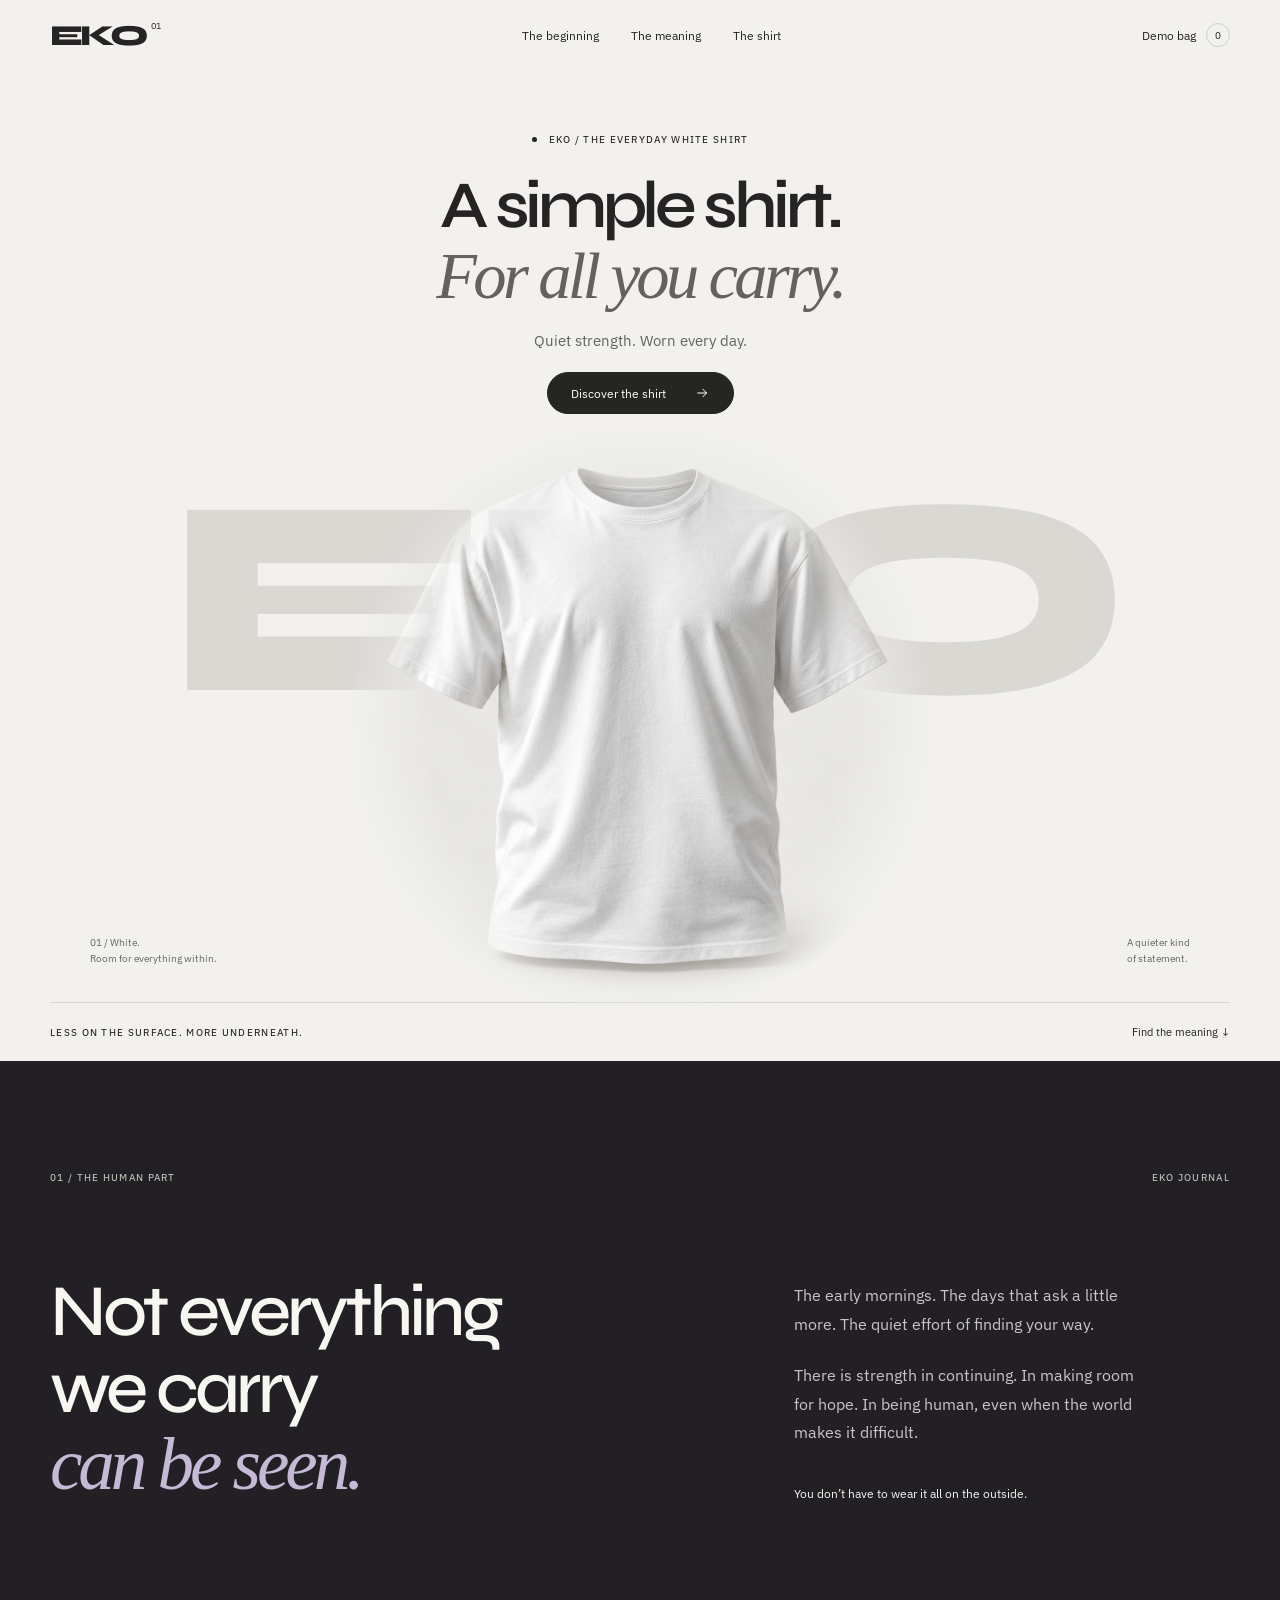
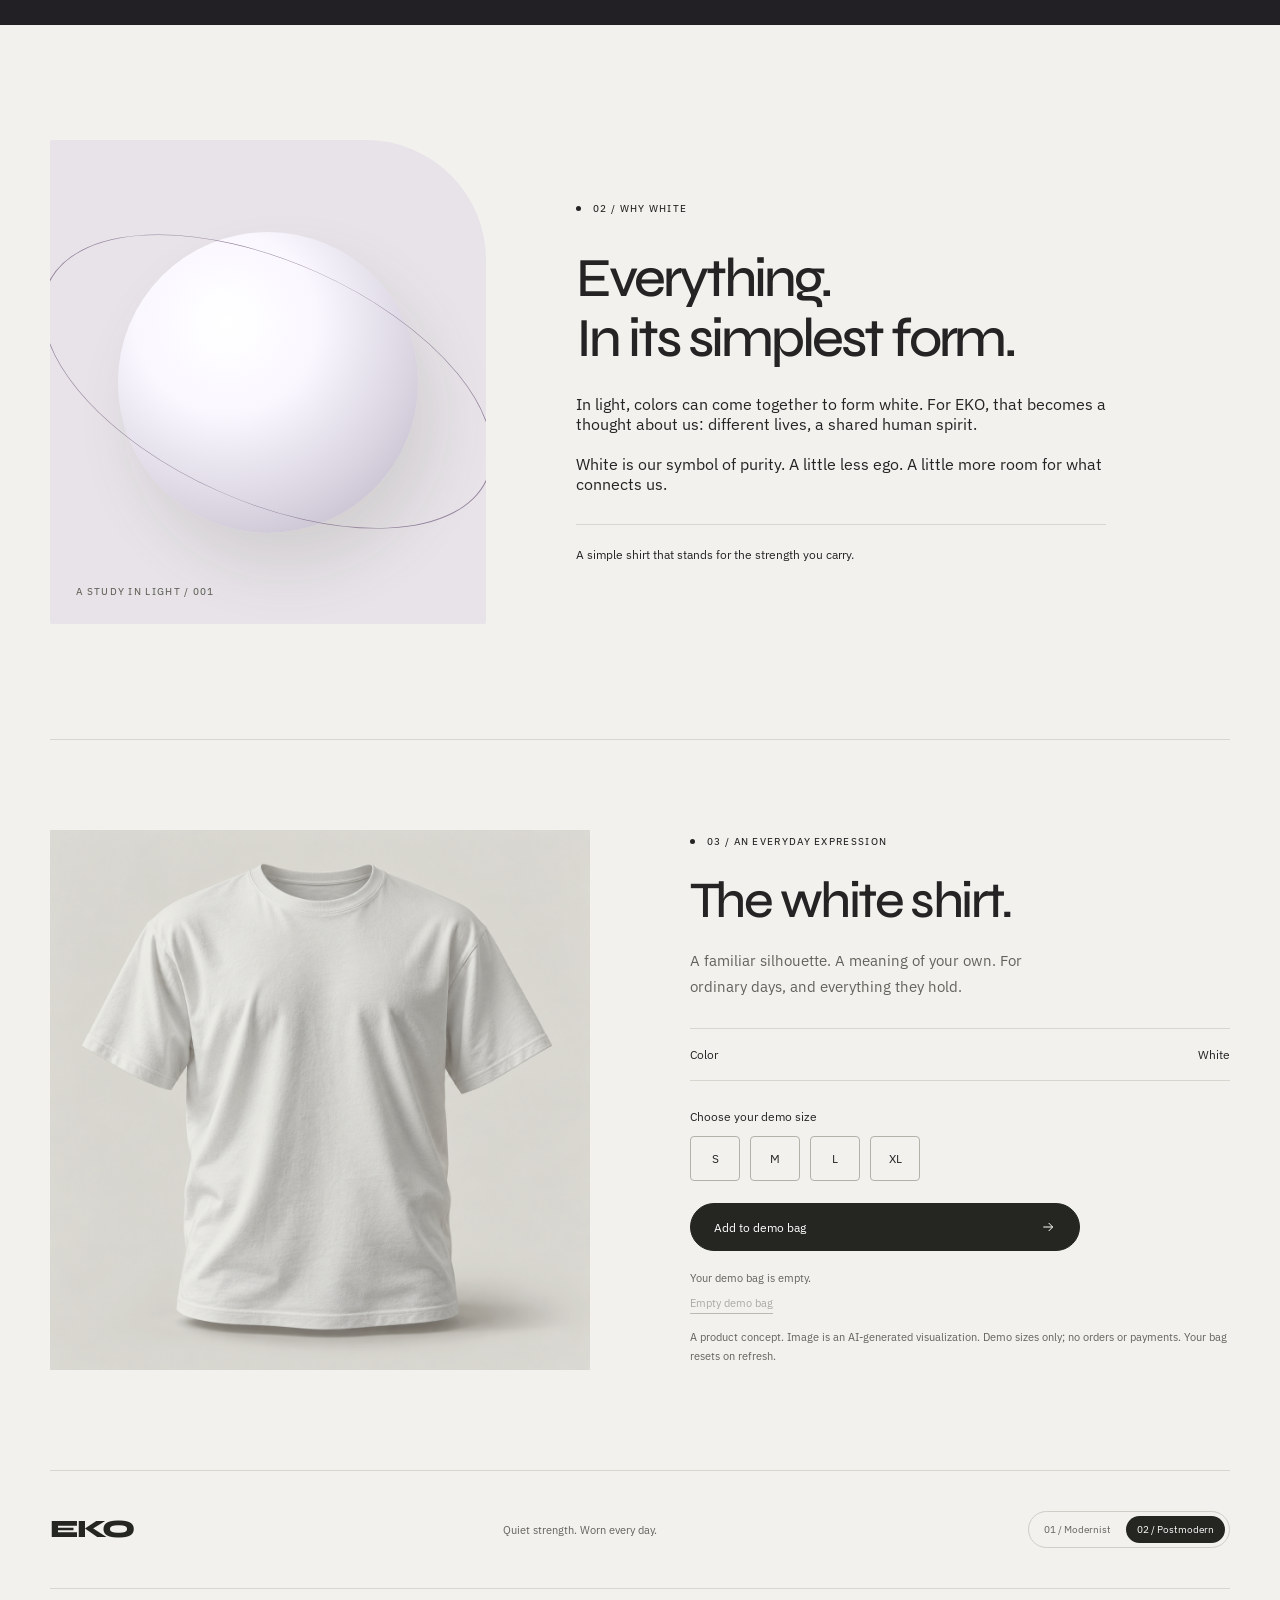
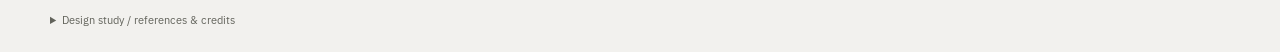
<file: public/explorations/postmodern.html>
<!doctype html>
<html lang="en">
  <head>
    <meta charset="utf-8" />
    <meta name="viewport" content="width=device-width, initial-scale=1" />
    <meta
      name="description"
      content="EKO. A simple shirt that stands for the strength you carry. Explore an everyday expression of quiet resilience."
    />
    <title>EKO — 02 — The inner world</title>
    <link rel="icon" href="data:," />
    <link rel="stylesheet" href="eko.css" />
    <link
      rel="preload"
      href="assets/syne.ttf"
      as="font"
      type="font/ttf"
      crossorigin
    />
    <script src="eko.js" defer></script>
  </head>
  <body class="postmodern">
    <a class="skip" href="#main">Skip to content</a>
    <header class="topbar frame">
      <a class="logo" href="index.html" aria-label="EKO preview home"
        >EKO<sup>01</sup></a
      >
      <nav class="nav" aria-label="Main navigation">
        <a href="#main">The beginning</a><a href="#meaning">The meaning</a
        ><a href="#shirt">The shirt</a>
      </nav>
      <a class="bag-link" href="#bag">Demo bag <span id="eko-count">0</span></a>
    </header>
    <main id="main">
      <section class="hero frame" aria-labelledby="hero-title">
        <div class="hero-copy">
          <p class="eyebrow">EKO / The everyday white shirt</p>
          <h1 id="hero-title" class="hero-title">
            A simple shirt.<br /><em>For all you carry.</em>
          </h1>
          <p class="hero-support">Quiet strength. Worn every day.</p>
          <a class="pill" href="#shirt"
            >Discover the shirt
            <svg viewBox="0 0 24 24" fill="none" aria-hidden="true">
              <path
                d="M5 12h14m-6-6 6 6-6 6"
                stroke="currentColor"
                stroke-width="1.5"
              /></svg
          ></a>
        </div>
        <figure class="hero-art">
          <span class="art-word" aria-hidden="true">EKO</span>
          <img
            src="assets/white-shirt.png"
            alt="Front view of a plain white short-sleeved crew-neck T-shirt"
            width="1254"
            height="1254"
            fetchpriority="high"
          />
          <figcaption>
            <span>01 / White.<br />Room for everything within.</span
            ><span>A quieter kind<br />of statement.</span>
          </figcaption>
        </figure>
        <div class="hero-foot">
          <span class="micro">Less on the surface. More underneath.</span
          ><a href="#story">Find the meaning ↓</a>
        </div>
      </section>
      <section id="story" class="story" aria-labelledby="story-title">
        <div class="frame">
          <div class="story-top">
            <p class="micro">01 / The human part</p>
            <span class="micro">EKO Journal</span>
          </div>
          <div class="story-grid">
            <h2 id="story-title" class="story-title">
              Not everything<br />we carry<br /><span class="story-emphasis"
                >can be seen.</span
              >
            </h2>
            <div class="story-copy">
              <p>
                The early mornings. The days that ask a little more. The quiet
                effort of finding your way.
              </p>
              <p>
                There is strength in continuing. In making room for hope. In
                being human, even when the world makes it difficult.
              </p>
              <p class="signature">
                You don’t have to wear it all on the outside.
              </p>
            </div>
          </div>
        </div>
      </section>
      <section
        id="meaning"
        class="meaning frame"
        aria-labelledby="meaning-title"
      >
        <div
          class="meaning-art"
          role="img"
          aria-label="A white sphere with a fine orbit, an abstract study of light and connection"
        >
          <div class="light-disc"></div>
          <span class="micro">A study in light / 001</span>
        </div>
        <div class="meaning-copy">
          <p class="eyebrow">02 / Why white</p>
          <h2 id="meaning-title" class="meaning-title">
            Everything.<br />In its simplest form.
          </h2>
          <p>
            In light, colors can come together to form white. For EKO, that
            becomes a thought about us: different lives, a shared human spirit.
          </p>
          <p>
            White is our symbol of purity. A little less ego. A little more room
            for what connects us.
          </p>
          <p class="aside">
            A simple shirt that stands for the strength you carry.
          </p>
        </div>
      </section>
      <section id="shirt" class="product frame" aria-labelledby="shirt-title">
        <div class="product-photo">
          <img
            src="assets/white-shirt.png"
            alt="The same unbranded white T-shirt, shown from the front"
            width="1254"
            height="1254"
            loading="lazy"
          />
        </div>
        <div class="product-information">
          <p class="eyebrow">03 / An everyday expression</p>
          <h2 id="shirt-title" class="product-title">The white shirt.</h2>
          <p class="product-description">
            A familiar silhouette. A meaning of your own. For ordinary days, and
            everything they hold.
          </p>
          <div class="product-line"><span>Color</span><span>White</span></div>
          <form id="eko-form" novalidate>
            <fieldset aria-describedby="eko-error">
              <legend>Choose your demo size</legend>
              <div class="sizes">
                <label class="size"
                  ><input type="radio" name="size" value="S" /><span
                    >S</span
                  ></label
                ><label class="size"
                  ><input type="radio" name="size" value="M" /><span
                    >M</span
                  ></label
                ><label class="size"
                  ><input type="radio" name="size" value="L" /><span
                    >L</span
                  ></label
                ><label class="size"
                  ><input type="radio" name="size" value="XL" /><span
                    >XL</span
                  ></label
                >
              </div>
              <p id="eko-error" class="error" role="alert" hidden>
                Choose a size before adding the shirt to your demo bag.
              </p>
            </fieldset>
            <button class="pill add-button" type="submit">
              Add to demo bag
              <svg viewBox="0 0 24 24" fill="none" aria-hidden="true">
                <path
                  d="M5 12h14m-6-6 6 6-6 6"
                  stroke="currentColor"
                  stroke-width="1.5"
                />
              </svg>
            </button>
          </form>
          <div id="bag" class="bag-status">
            <p
              id="eko-status"
              class="status"
              role="status"
              aria-live="polite"
              aria-atomic="true"
            >
              Your demo bag is empty.
            </p>
            <button id="eko-clear" class="clear-bag" type="button" disabled>
              Empty demo bag
            </button>
          </div>
          <p class="notice">
            A product concept. Image is an AI-generated visualization. Demo
            sizes only; no orders or payments. Your bag resets on refresh.
          </p>
        </div>
      </section>
    </main>
    <footer class="footer frame">
      <a class="logo" href="#main" aria-label="EKO back to top">EKO</a>
      <p class="footer-tagline">Quiet strength. Worn every day.</p>
      <nav class="direction-switch" aria-label="Compare visual directions">
        <a href="modernist.html">01 / Modernist</a>
        <a href="postmodern.html" aria-current="page">02 / Postmodern</a>
      </nav>
    </footer>
    <details class="source-notes frame">
      <summary>Design study / references &amp; credits</summary>
      <p>
        An interpretation of postmodern quotation and juxtaposition: an
        Apple-inspired product reveal, a display wordmark competing in scale
        with the object, and the contrast of geometric Syne with an italic
        serif. Calm surfaces hold different visual voices. Intended effect:
        understated expression with emotional depth. Risk: the editorial type
        could distract from the shirt. Reference:
        <a href="https://gitlab.com/bonjour-monde/fonderie/syne-typeface"
          >Bonjour Monde &amp; Lucas Descroix, Syne for Synesthésie (2017;
          open-source release 2018)</a
        >. Fonts used under the SIL Open Font License.
      </p>
      <p>
        Both studies use the same product image, headline, supporting copy,
        story and action. EKO is a learner-selected name; this typography is a
        provisional wordmark. The prose is an AI-drafted interpretation of the
        learner’s stated meaning. The Apple reference is the learner’s
        inspiration; the current Apple website could not be inspected in this
        environment. No music, lyrics, product endorsements or unsupported
        garment claims are used.
      </p>
      <p>
        <a href="assets/plex-license.txt">IBM Plex license</a> ·
        <a href="assets/syne-license.txt">Syne license</a> ·
        <a href="../index.html">Neutral starter</a>
      </p>
    </details>
  </body>
</html>
</file>
<file: public/eko-shared.css>
:root {
  color-scheme: light;
  font-family: Plex, sans-serif;
  color: #22231f;
  background: #f6f5f0;
  font-synthesis: none;

  --color-paper: #f2f1ee;
  --color-ink: #252323;
  --color-muted: #62635b;
  --color-accent: #c5b9d5;
  --color-soft: #e7e3e9;
  --color-line: #d7d6cf;
}

@font-face {
  font-family: Plex;
  src: url("explorations/assets/plex.ttf") format("truetype");
  font-weight: 100 700;
  font-display: swap;
}

@font-face {
  font-family: Syne;
  src: url("explorations/assets/syne.ttf") format("truetype");
  font-weight: 400 800;
  font-display: swap;
}

* {
  box-sizing: border-box;
}

html {
  scroll-behavior: smooth;
  scroll-padding-top: 80px;
}

body {
  margin: 0;
}

a {
  color: inherit;
  text-decoration: none;
}

button,
input {
  font: inherit;
}

button,
a {
  -webkit-tap-highlight-color: transparent;
}

button {
  cursor: pointer;
}

button:disabled {
  cursor: default;
  opacity: 0.5;
}

img,
svg {
  display: block;
  max-width: 100%;
}

h1,
h2,
h3,
p,
figure {
  margin: 0;
}

button:focus-visible,
a:focus-visible,
summary:focus-visible,
input:focus-visible {
  outline: 3px solid #685d95;
  outline-offset: 5px;
}

[hidden] {
  display: none !important;
}

::selection {
  background: #d8d0e7;
}

.skip {
  position: fixed;
  top: 8px;
  left: 8px;
  padding: 12px;
  background: #22231f;
  color: #fff;
  z-index: 20;
  transform: translateY(-150%);
}

.skip:focus {
  transform: none;
}

.frame {
  width: min(1344px, calc(100% - 112px));
  margin-inline: auto;
}

.topbar {
  height: 88px;
  display: flex;
  align-items: center;
  justify-content: space-between;
  gap: 24px;
  border-bottom: 1px solid var(--color-line);
}

.logo {
  font-family: Syne, sans-serif;
  font-weight: 800;
  font-size: 29px;
  letter-spacing: -0.09em;
  line-height: 1;
}

.logo sup {
  display: inline-block;
  margin-left: 5px;
  vertical-align: top;
  font-family: Plex, sans-serif;
  font-size: 9px;
  letter-spacing: 0;
  font-weight: 400;
}

.nav {
  display: flex;
  gap: 32px;
  align-items: center;
  font-size: 12px;
}

.nav :where(a:hover),
.footer :where(a:hover) {
  text-decoration: underline;
  text-underline-offset: 5px;
}

.bag-link {
  font-size: 12px;
  display: flex;
  gap: 10px;
  align-items: center;
}

.bag-link span {
  border: 1px solid #cecec7;
  border-radius: 50%;
  min-width: 24px;
  height: 24px;
  display: grid;
  place-items: center;
  font-size: 10px;
}

.eyebrow,
.micro {
  font-size: 10px;
  font-weight: 450;
  letter-spacing: 0.13em;
  text-transform: uppercase;
}

.eyebrow {
  display: flex;
  align-items: center;
  gap: 12px;
}

.eyebrow::before {
  content: "";
  width: 5px;
  height: 5px;
  background: currentcolor;
  border-radius: 50%;
}

.hero {
  min-height: 760px;
  display: grid;
  grid-template-columns: 1.1fr 1fr;
  align-items: center;
  position: relative;
}

.hero-copy {
  position: relative;
  z-index: 3;
  padding-block: 80px;
}

.hero-title {
  margin-top: 34px;
  max-width: 760px;
  font-size: clamp(48px, 5.65vw, 88px);
  font-weight: 450;
  line-height: 1.01;
  letter-spacing: -0.065em;
}

.hero-title em {
  font-style: normal;
  color: #72736b;
}

.hero-support {
  margin-top: 28px;
  color: var(--color-muted);
  font-size: 15px;
}

.pill {
  display: inline-flex;
  align-items: center;
  justify-content: center;
  gap: 28px;
  margin-top: 34px;
  border-radius: 100px;
  background: #252621;
  color: #fff;
  padding: 15px 23px;
  font-size: 12px;
  border: 1px solid #252621;
  transition:
    background 180ms,
    transform 180ms;
}

.pill:hover {
  background: #494a40;
  transform: translateY(-2px);
}

.pill svg {
  width: 16px;
  height: 16px;
}

.hero-art {
  min-width: 0;
  position: relative;
}

.hero-art img {
  width: 100%;
  height: auto;
  mix-blend-mode: multiply;
}

.art-word {
  display: none;
}

.hero-art figcaption {
  display: flex;
  justify-content: space-between;
  padding: 20px 8px;
  font-size: 10px;
  color: #64655e;
}

.hero-foot {
  grid-column: 1 / -1;
  display: flex;
  justify-content: space-between;
  align-items: center;
  padding-block: 22px;
  border-top: 1px solid var(--color-line);
  align-self: end;
}

.hero-foot a {
  font-size: 11px;
}

.story {
  background: #252723;
  color: #f7f6f0;
  padding-block: 110px 120px;
}

.story-top {
  display: flex;
  justify-content: space-between;
  gap: 24px;
  color: #c3c5bb;
}

.story-grid {
  display: grid;
  grid-template-columns: 1.2fr 0.8fr;
  gap: 100px;
  align-items: end;
  margin-top: 90px;
}

.story-title {
  font-size: clamp(46px, 6vw, 88px);
  line-height: 1.05;
  font-weight: 400;
  letter-spacing: -0.055em;
}

.story-emphasis {
  color: #a8b09c;
}

.story-copy {
  max-width: 360px;
  color: #c9cdc2;
  font-size: 16px;
  line-height: 1.8;
}

.story-copy :where(p + p) {
  margin-top: 22px;
}

.story-copy .signature {
  color: #f7f6f0;
  margin-top: 36px;
  font-size: 12px;
}

.meaning {
  padding-block: 115px;
  display: grid;
  grid-template-columns: 0.8fr 1.2fr;
  gap: 90px;
  align-items: center;
}

.meaning-art {
  aspect-ratio: 0.9;
  position: relative;
  display: grid;
  place-items: center;
  background: #e9e8e2;
  overflow: hidden;
}

.light-disc {
  width: 69%;
  aspect-ratio: 1;
  border-radius: 50%;
  background: radial-gradient(
    circle at 38% 36%,
    #fff 0,
    #faf9f5 30%,
    #e3e0db 65%,
    #c8c6bd 100%
  );
  box-shadow: 18px 35px 60px #5e5c4a24;
  position: relative;
}

.light-disc::after {
  content: "";
  position: absolute;
  inset: -30%;
  border: 1px solid #a7a69c;
  border-radius: 50%;
  transform: rotate(-28deg) scaleY(0.5);
}

.meaning-art .micro {
  position: absolute;
  bottom: 26px;
  left: 26px;
  color: #626359;
}

.meaning-copy {
  max-width: 530px;
}

.meaning-title {
  font-size: clamp(40px, 4.8vw, 66px);
  font-weight: 400;
  line-height: 1.08;
  letter-spacing: -0.055em;
  margin-block: 34px 26px;
}

.meaning-text {
  font-size: 16px;
  line-height: 1.85;
  color: var(--color-muted);
  max-width: 430px;
}

.meaning-copy > :where(p + p) {
  margin-top: 20px;
}

.meaning-copy .aside {
  border-top: 1px solid var(--color-line);
  padding-top: 22px;
  margin-top: 30px;
  font-size: 12px !important;
}

.product {
  padding-block: 90px 100px;
  border-top: 1px solid var(--color-line);
  display: grid;
  grid-template-columns: 1fr 1fr;
  align-items: center;
  gap: 100px;
}

.product-photo {
  background: #edede8;
}

.product-photo img {
  width: 100%;
  height: auto;
  mix-blend-mode: multiply;
}

.product-title {
  font-size: clamp(40px, 4vw, 60px);
  font-weight: 450;
  line-height: 1.1;
  letter-spacing: -0.05em;
  margin-block: 25px 18px;
}

.product-description {
  color: var(--color-muted);
  max-width: 345px;
  font-size: 15px;
  line-height: 1.75;
}

.product-line {
  display: flex;
  justify-content: space-between;
  border-block: 1px solid var(--color-line);
  margin-block: 28px;
  padding-block: 18px;
  font-size: 12px;
}

fieldset {
  padding: 0;
  margin: 0;
  border: 0;
}

legend {
  font-size: 12px;
  padding: 0;
  margin-bottom: 12px;
}

.sizes {
  display: flex;
  gap: 10px;
}

.size {
  display: block;
  position: relative;
}

.size input {
  position: absolute;
  opacity: 0;
  width: 100%;
  height: 100%;
  inset: 0;
  margin: 0;
  cursor: pointer;
}

.size span {
  display: grid;
  place-items: center;
  width: 50px;
  height: 45px;
  border: 1px solid #b1b2a8;
  border-radius: 4px;
  font-size: 12px;
}

.size input:checked + span {
  background: #252621;
  color: #fff;
  border-color: #252621;
}

.size input:focus-visible + span {
  outline: 3px solid #685d95;
  outline-offset: 3px;
}

.add-button {
  width: 100%;
  max-width: 390px;
  justify-content: space-between;
  margin-top: 22px;
}

.notice,
.status {
  font-size: 11px;
  color: var(--color-muted);
  line-height: 1.7;
  margin-top: 14px;
}

.error {
  color: #973b31;
  font-size: 12px;
  margin-top: 14px;
}

.bag-status {
  margin-top: 18px;
}

.clear-bag {
  background: none;
  border: 0;
  border-bottom: 1px solid #85867c;
  padding: 0 0 3px;
  margin-top: 8px;
  color: var(--color-muted);
  font-size: 11px;
}

.footer {
  border-top: 1px solid var(--color-line);
  padding-block: 40px;
  display: flex;
  justify-content: space-between;
  align-items: center;
  gap: 24px;
}

.footer-tagline,
.footer a {
  font-size: 11px;
  color: var(--color-muted);
}

.footer .logo {
  color: #252621;
  font-size: 25px;
}

.direction-switch {
  display: inline-flex;
  border: 1px solid #cecec7;
  border-radius: 40px;
  padding: 4px;
  gap: 4px;
}

.direction-switch a {
  padding: 7px 11px;
  border-radius: 30px;
  font-size: 10px;
}

.direction-switch [aria-current="page"] {
  background: #252621;
  color: #fff;
}

.source-notes {
  border-top: 1px solid var(--color-line);
  padding: 22px 0;
  font-size: 11px;
  color: var(--color-muted);
  line-height: 1.7;
}

.source-notes summary {
  cursor: pointer;
}

.source-notes p {
  max-width: 800px;
  margin-top: 14px;
}

.source-notes a {
  text-decoration: underline;
  text-underline-offset: 3px;
}

.postmodern {
  background: var(--color-paper);
  color: var(--color-ink);
}

.postmodern .topbar {
  height: 70px;
  border: 0;
}

.postmodern .frame {
  width: min(1280px, calc(100% - 100px));
}

.postmodern .hero {
  grid-template-columns: 1fr;
  min-height: auto;
  text-align: center;
  padding-top: 25px;
}

.postmodern .hero-copy {
  padding: 38px 0 0;
}

.postmodern .hero .eyebrow {
  justify-content: center;
}

.postmodern .hero-title {
  margin: 24px auto 0;
  font-family: Syne, sans-serif;
  font-size: clamp(46px, 5.2vw, 78px);
  font-weight: 600;
  line-height: 1.06;
  max-width: 1000px;
  letter-spacing: -0.065em;
}

.postmodern .hero-title em {
  font-family: Georgia, serif;
  font-weight: 400;
  font-style: italic;
  color: #66605e;
  letter-spacing: -0.055em;
}

.postmodern .hero-support {
  margin-top: 20px;
}

.postmodern .hero .pill {
  margin-top: 22px;
  padding-block: 12px;
}

.postmodern .hero-art {
  width: 100%;
  max-width: 1100px;
  margin: 18px auto 0;
  height: 590px;
}

.postmodern .art-word {
  display: block;
  position: absolute;
  top: 26px;
  left: 0;
  width: 100%;
  color: #dad8d3;
  font-family: Syne, sans-serif;
  font-size: clamp(180px, 22vw, 300px);
  font-weight: 800;
  letter-spacing: -0.07em;
  line-height: 1;
}

.postmodern .hero-art img {
  position: relative;
  z-index: 1;
  width: 575px;
  height: 575px;
  margin-inline: auto;
  object-fit: contain;
  mix-blend-mode: normal;
  mask-image: radial-gradient(ellipse 66% 67%, #000 57%, transparent 78%);
}

.postmodern .hero-art figcaption {
  position: absolute;
  inset: auto 0 55px;
  z-index: 2;
  text-align: left;
  padding: 0;
}

.postmodern .hero-art figcaption span {
  max-width: 130px;
  line-height: 1.6;
}

.postmodern .hero-foot {
  margin-top: -20px;
  text-align: left;
}

.postmodern .story {
  background: #222025;
  padding-block: 110px 120px;
}

.postmodern .story-grid {
  grid-template-columns: 1.2fr 0.8fr;
  gap: 90px;
}

.postmodern .story-title {
  font-family: Syne, sans-serif;
  font-size: clamp(46px, 5.7vw, 82px);
  font-weight: 500;
}

.postmodern .story-emphasis {
  font-family: Georgia, serif;
  color: var(--color-accent);
  font-style: italic;
}

.postmodern .story-copy {
  color: #c9c3ce;
}

.postmodern .meaning-title {
  font-family: Syne, sans-serif;
  font-size: clamp(38px, 4.3vw, 62px);
  font-weight: 500;
}

.postmodern .meaning-art {
  background: var(--color-soft);
  border-radius: 2px 120px 2px 2px;
}

.postmodern .light-disc {
  background: radial-gradient(
    circle at 36% 30%,
    #fff 0,
    #faf7ff 32%,
    #d8d3df 68%,
    #b8b0c2 100%
  );
}

.postmodern .light-disc::after {
  transform: rotate(24deg) scaleY(0.5);
  border-color: #94839c;
}

.postmodern .product-title {
  font-family: Syne, sans-serif;
  font-weight: 500;
}

@media (width >= 1600px) {
  .hero {
    min-height: 850px;
  }
}

@media (width <= 900px) {
  .frame,
  .postmodern .frame {
    width: calc(100% - 56px);
  }

  .hero {
    min-height: 650px;
  }

  .hero-title {
    font-size: 60px;
  }

  .story-grid,
  .postmodern .story-grid {
    gap: 45px;
  }

  .meaning,
  .product {
    gap: 45px;
  }

  .postmodern .hero-art figcaption {
    bottom: 20px;
  }
}

@media (width <= 600px) {
  html {
    scroll-padding-top: 24px;
  }

  .frame,
  .postmodern .frame {
    width: calc(100% - 40px);
  }

  .topbar,
  .postmodern .topbar {
    height: 70px;
    gap: 12px;
  }

  .logo {
    font-size: 25px;
  }

  .nav {
    gap: 18px;
    font-size: 11px;
  }

  .nav a:first-child {
    display: none;
  }

  .bag-link {
    font-size: 10px;
    gap: 6px;
  }

  .hero {
    grid-template-columns: 1fr;
    min-height: auto;
  }

  .hero-copy {
    padding: 52px 0 18px;
  }

  .hero-title {
    font-size: clamp(43px, 11vw, 66px);
    margin-top: 27px;
    line-height: 1.04;
  }

  .hero-support {
    font-size: 14px;
    margin-top: 22px;
  }

  .hero .pill {
    margin-top: 24px;
  }

  .hero-art {
    margin-top: 8px;
  }

  .hero-art img {
    max-height: 430px;
    object-fit: contain;
  }

  .hero-art figcaption {
    padding: 12px 0 22px;
    font-size: 9px;
  }

  .hero-foot {
    padding-block: 20px;
    gap: 20px;
  }

  .micro {
    font-size: 9px;
    letter-spacing: 0.09em;
  }

  .story,
  .postmodern .story {
    padding-block: 65px 70px;
  }

  .story-grid,
  .postmodern .story-grid {
    grid-template-columns: 1fr;
    gap: 34px;
    margin-top: 48px;
  }

  .story-title,
  .postmodern .story-title {
    font-size: 49px;
  }

  .story-copy {
    font-size: 15px;
    max-width: 100%;
  }

  .meaning {
    grid-template-columns: 1fr;
    gap: 45px;
    padding-block: 65px;
  }

  .meaning-art {
    max-height: 390px;
  }

  .meaning-title,
  .postmodern .meaning-title {
    font-size: 43px;
    margin-block: 25px 22px;
  }

  .meaning-text {
    font-size: 15px;
  }

  .product {
    grid-template-columns: 1fr;
    gap: 35px;
    padding-block: 60px;
  }

  .product-photo {
    max-height: 400px;
    overflow: hidden;
  }

  .product-photo img {
    max-height: 400px;
    object-fit: contain;
  }

  .product-title {
    font-size: 44px;
  }

  .footer {
    flex-wrap: wrap;
    gap: 25px;
    padding-block: 30px;
  }

  .footer-tagline {
    order: 3;
    width: 100%;
  }

  .postmodern .hero {
    padding-top: 0;
  }

  .postmodern .hero-copy {
    padding-top: 42px;
  }

  .postmodern .hero-title {
    font-size: clamp(36px, 9.5vw, 54px);
    line-height: 1.1;
  }

  .postmodern .hero-art {
    height: auto;
    margin-top: 40px;
  }

  .postmodern .hero-art img {
    width: 100%;
    height: auto;
    max-height: none;
  }

  .postmodern .art-word {
    font-size: 26vw;
    top: -8px;
  }

  .postmodern .hero-art figcaption {
    position: relative;
    inset: auto;
    padding-bottom: 28px;
  }

  .postmodern .hero-foot {
    margin-top: 0;
  }

  .postmodern .meaning-art {
    border-top-right-radius: 90px;
  }
}

@media (prefers-reduced-motion: reduce) {
  html {
    scroll-behavior: auto;
  }

  *,
  *::before,
  *::after {
    transition: none !important;
  }
}
</file>
<file: public/eko-finish.css>
.eko-mark {
  width: 82px;
  height: auto;
}

.eko-final .logo {
  display: block;
  font-size: 0;
  letter-spacing: 0;
}

.eko-final .hero-title {
  font-family: Georgia, serif;
  font-weight: 400;
  letter-spacing: -0.055em;
}

.eko-final .story-title {
  font-family: "Palatino Linotype", Palatino, Georgia, serif;
  font-style: italic;
  font-weight: 400;
  font-size: clamp(44px, 4.6vw, 70px);
  line-height: 1.18;
  letter-spacing: -0.035em;
}

.eko-final .story-emphasis {
  display: block;
  font-family: Georgia, serif;
  font-weight: 400;
  font-size: clamp(55px, 6.5vw, 95px);
  color: var(--color-accent);
  margin-top: 8px;
}

.eko-final .story-grid {
  grid-template-columns: 1.35fr 0.65fr;
  gap: 65px;
}

.eko-heading {
  font-family: Georgia, serif;
  font-weight: 400;
  font-size: clamp(45px, 5.8vw, 82px);
  line-height: 1.06;
  letter-spacing: -0.055em;
}

.eko-heading em {
  font-weight: 400;
}

.eko-final .hero-title em {
  font-family: Georgia, serif;
}

.eko-note {
  font-size: 11px;
  line-height: 1.8;
  color: var(--color-muted);
  margin-top: 18px;
}

.eko-inside {
  padding-top: 100px;
}

.eko-inside > .eyebrow {
  margin-bottom: 30px;
}

.eko-scene {
  height: 220vh;
}

.eko-pin {
  position: sticky;
  top: 25px;
  min-height: 94vh;
  display: grid;
  grid-template-columns: 1.25fr 0.75fr;
  gap: 80px;
  align-items: center;
}

.eko-window {
  position: relative;
  aspect-ratio: 1;
  overflow: hidden;
  border-radius: 24px;
  background: #eeece9;
}

.eko-detail {
  width: 100%;
  height: 100%;
  object-fit: cover;
  transform: translate(var(--dx, 0%), var(--dy, 0%)) scale(var(--zoom, 1));
  will-change: transform;
}

.eko-window figcaption {
  position: absolute;
  bottom: 20px;
  left: 20px;
  padding: 10px 15px;
  background: #f2f1eeee;
  border-radius: 30px;
  font-size: 11px;
}

.eko-detail-copy h3 {
  font-family: Georgia, serif;
  font-weight: 400;
  font-size: 38px;
  letter-spacing: -0.04em;
  margin-block: 22px;
}

.eko-guide-section p {
  font-size: 15px;
  line-height: 1.9;
  max-width: 800px;
  color: var(--color-muted);
}

.eko-detail-copy > p:not(.eyebrow) {
  line-height: 1.85;
  color: var(--color-muted);
}

#eko-motion-toggle {
  margin-top: 24px;
  padding: 10px 16px;
  border: 1px solid var(--color-line);
  border-radius: 30px;
  background: none;
  color: var(--color-ink);
  font-size: 11px;
}

.eko-history {
  position: relative;
  isolation: isolate;
  padding-block: 140px;
  display: grid;
  grid-template-columns: 1fr 1.1fr;
  gap: 75px;
  align-items: center;
  overflow: hidden;
}

.eko-year {
  position: absolute;
  z-index: -1;
  top: 20px;
  right: 0;
  font-family: Georgia, serif;
  font-size: clamp(140px, 25vw, 360px);
  line-height: 1;
  color: #dedbdf;
}

.eko-history-copy .eyebrow {
  margin-bottom: 28px;
}

.eko-history-copy > p:not(.eyebrow) {
  font-size: 15px;
  line-height: 1.9;
  max-width: 400px;
  margin-top: 24px;
  color: var(--color-muted);
}

.eko-history-copy .text-link {
  display: inline-block;
  margin-top: 28px;
  text-decoration: underline;
}

.eko-quilt {
  display: grid;
  grid-template-columns: repeat(4, 1fr);
  aspect-ratio: 1;
  transform: rotate(-7deg);
  padding: 20px;
  filter: drop-shadow(12px 22px 25px #0002);
}

.eko-quilt span {
  background: linear-gradient(145deg, #fff, #e9e6e1);
  border: 2px dashed #fff;
  box-shadow: inset 2px 4px 9px #0001;
}

.eko-quilt span:nth-child(3n) {
  background: linear-gradient(32deg, #f7f5f0, #fff);
  transform: rotate(1deg);
}

.eko-static .eko-scene {
  height: auto;
}

.eko-static .eko-pin {
  position: relative;
  top: auto;
}

.eko-static .eko-detail {
  transform: none;
  will-change: auto;
}

.bag-items {
  font-size: 12px;
  line-height: 1.8;
  color: var(--color-muted);
  padding-left: 20px;
}

.eko-guide {
  padding-block: 75px;
}

.eko-guide-intro {
  max-width: 600px;
  font-size: 16px;
  line-height: 1.9;
  color: var(--color-muted);
  margin-top: 30px;
}

.eko-guide-section {
  padding-block: 65px;
  border-bottom: 1px solid var(--color-line);
}

.eko-guide-section h2 {
  font-family: Georgia, serif;
  font-size: 38px;
  font-weight: 400;
  letter-spacing: -0.04em;
  margin-bottom: 25px;
}

.eko-logo-board {
  display: flex;
  flex-wrap: wrap;
  align-items: center;
  gap: 60px;
  padding: 40px;
  background: #fff;
}

.eko-logo-board .eko-large-mark {
  width: 260px;
  height: auto;
}

.eko-reverse {
  padding: 30px;
  background: var(--color-ink);
}

.eko-reverse img {
  filter: invert(1);
}

.eko-palette {
  display: grid;
  grid-template-columns: repeat(5, 1fr);
  gap: 15px;
  margin-bottom: 25px;
}

.eko-swatch {
  height: 110px;
  background: var(--sample);
  border: 1px solid #0001;
}

.eko-color-label {
  font-size: 12px;
  margin-top: 10px;
}

.eko-color-value {
  font-size: 11px;
  color: var(--color-muted);
}

.eko-type-sample {
  padding: 25px 0;
  border-top: 1px solid var(--color-line);
}

.eko-type-sample .eko-heading {
  font-size: 52px;
}

.eko-guide-story {
  font-family: "Palatino Linotype", Palatino, Georgia, serif;
  font-style: italic;
  font-size: 45px;
  line-height: 1.2;
}

.eko-guide-emphasis {
  font-family: Georgia, serif;
  font-style: italic;
  font-size: 58px;
  color: var(--color-accent);
}

.eko-dark-sample {
  background: #222025;
  padding: 35px;
  color: #f6f3ee;
}

@media (width <= 700px) {
  .eko-final .story-grid,
  .eko-pin,
  .eko-history {
    grid-template-columns: 1fr;
    gap: 35px;
  }

  .eko-final .story-title {
    font-size: 43px;
  }

  .eko-final .story-emphasis {
    font-size: 55px;
  }

  .eko-inside {
    padding-top: 65px;
  }

  .eko-scene {
    height: 190vh;
  }

  .eko-pin {
    top: 12px;
    min-height: 95vh;
    gap: 25px;
    align-content: center;
  }

  .eko-window {
    width: min(100%, 42vh);
    margin-inline: auto;
  }

  .eko-detail-copy h3 {
    font-size: 28px;
    margin-block: 12px;
  }

  .eko-detail-copy > p:not(.eyebrow) {
    font-size: 13px;
  }

  .eko-detail-copy .eko-note {
    font-size: 10px;
    line-height: 1.6;
  }

  #eko-motion-toggle {
    margin-top: 12px;
  }

  .eko-history {
    padding-block: 95px;
  }

  .eko-heading {
    font-size: 47px;
  }

  .eko-palette {
    grid-template-columns: repeat(3, 1fr);
  }

  .eko-guide-section {
    padding-block: 45px;
  }

  .eko-guide-emphasis {
    font-size: 42px;
  }

  .eko-guide-story {
    font-size: 35px;
  }

  .eko-logo-board {
    gap: 35px;
    padding: 25px;
  }

  .eko-mark {
    width: 70px;
  }
}

@media (prefers-reduced-motion: reduce) {
  html {
    scroll-behavior: auto;
  }

  .eko-scene {
    height: auto;
  }

  .eko-pin {
    position: relative;
    top: auto;
  }

  .eko-detail {
    transform: none !important;
    will-change: auto;
  }
}
</file>
<file: public/eko-editorial.css>
:root {
  --font-display: georgia, serif;
  --color-stage: #deddd9;
  --color-display-accent: #71637e;
  --color-thread: #a08ab2;
}

.eko-final .topbar {
  border-bottom: 1px solid var(--color-line);
  height: 86px;
}

.reference-panels {
  display: grid;
  grid-template-columns: repeat(3, minmax(0, 1fr));
  gap: 2px;
  background: var(--color-line);
}

.reference-hero,
.reference-story,
.reference-history {
  position: relative;
  isolation: isolate;
  min-width: 0;
  height: max(760px, 100svh);
  max-height: 1050px;
  overflow: hidden;
  background: var(--color-paper);
}

.eko-final .reference-hero .topbar {
  position: relative;
  width: calc(100% - 44px);
  margin-inline: 22px;
  height: 65px;
  border: 0;
  gap: 10px;
}

.reference-hero .eko-mark {
  width: 55px;
}

.reference-hero .nav {
  font-family: var(--font-display);
  font-size: 11px;
  gap: 14px;
}

.reference-hero .bag-link {
  font-size: 10px;
  gap: 4px;
}

#size-help {
  font-size: 0.875rem;
  line-height: 1.5;
  margin: 0 0 1rem;
}

@media (width <= 600px) {
  .eko-final .reference-hero .topbar {
    flex-wrap: wrap;
    height: auto;
    min-height: 65px;
  }

  .reference-hero .nav a,
  .reference-hero .bag-link {
    display: inline-flex;
    align-items: center;
    min-height: 44px;
    font-size: 0.8125rem;
  }

  .reference-hero .nav a:first-child {
    display: inline-flex;
  }
}

.reference-hero-copy {
  position: relative;
  z-index: 3;
  padding: 10px 24px 0;
}

.reference-hero h1 {
  font: 400 clamp(36px, 3.7vw, 66px) / 0.95 var(--font-display);
  letter-spacing: -0.065em;
}

.reference-hero h1 em {
  font-weight: 400;
}

.reference-watermark {
  position: absolute;
  top: 24%;
  left: -2%;
  font: 400 17vw / 1 var(--font-display);
  letter-spacing: -0.085em;
  color: #dcd7df;
  z-index: -1;
}

.reference-shirt {
  position: absolute;
  top: 30%;
  width: 100%;
  height: 65%;
  object-fit: contain;
  mask-image: linear-gradient(transparent, #000 8%, #000 88%, transparent);
}

.reference-scroll {
  position: absolute;
  bottom: 25px;
  width: 100%;
  text-align: center;
  font: 12px var(--font-display);
  z-index: 4;
}

.reference-knot,
.reference-quilt {
  position: absolute;
  inset: 0;
  width: 100%;
  height: 100%;
  object-fit: cover;
  z-index: -2;
}

.reference-story {
  color: #ddd4e4;
  background: #181719;
  padding: 26px;
}

.reference-story::after {
  content: "";
  position: absolute;
  inset: 0;
  z-index: -1;
  background: linear-gradient(#15141633, transparent 65%, #15141699);
}

.reference-story > .eyebrow,
.reference-history .eyebrow {
  font-size: 9px;
  letter-spacing: 0.15em;
}

.reference-story .eyebrow::before,
.reference-history .eyebrow::before {
  display: none;
}

.reference-story h2 {
  font: italic 400 clamp(34px, 3.4vw, 58px) / 0.99 var(--font-display);
  letter-spacing: -0.04em;
  margin-top: 50px;
}

.reference-story h2 em {
  display: block;
  font-weight: 400;
  font-size: clamp(48px, 5.5vw, 88px);
  line-height: 0.95;
  color: var(--color-accent);
  white-space: nowrap;
}

.reference-story-foot {
  position: absolute;
  bottom: 27px;
  font-size: 13px;
  color: #dedbdc;
}

.reference-history-copy {
  padding: 55px 28px 0;
  position: relative;
  z-index: 2;
}

.reference-history h2 {
  font: 400 clamp(42px, 4.3vw, 72px) / 0.95 var(--font-display);
  letter-spacing: -0.065em;
  margin-top: 38px;
  color: #151416;
}

.reference-history h2 em {
  font-weight: 400;
}

.reference-year {
  position: absolute;
  top: -45px;
  left: 20px;
  font: 400 15vw / 1 var(--font-display);
  letter-spacing: -0.07em;
  color: #dcd7df;
  z-index: -1;
}

.reference-history-foot {
  position: absolute;
  inset: auto 28px 25px;
  z-index: 3;
  padding: 15px;
  background: #f2f1eee8;
  font-size: 12px;
  line-height: 1.5;
}

.reference-history-foot a {
  display: inline-block;
  margin-block: 10px;
  border-bottom: 1px solid var(--color-muted);
}

.reference-source {
  font-size: 8px;
  color: #56515b;
}

.reference-thread {
  position: absolute;
  inset: 0;
  width: 100%;
  height: 100%;
  z-index: 2;
  pointer-events: none;
  overflow: visible;
}

.reference-thread path {
  fill: none;
  stroke: var(--color-thread);
  stroke-width: 1.5;
  vector-effect: non-scaling-stroke;
}

.reference-intro {
  display: flex;
  justify-content: space-between;
  gap: 20px;
  padding-block: 35px;
  font-size: 13px;
  border-bottom: 1px solid var(--color-line);
}

@media (width <= 1000px) {
  .reference-panels {
    grid-template-columns: 1fr;
  }

  .reference-hero,
  .reference-story,
  .reference-history {
    height: max(780px, 100svh);
  }

  .reference-hero-copy {
    padding-top: 20px;
  }

  .reference-hero h1 {
    font-size: clamp(42px, 8vw, 80px);
  }

  .reference-watermark {
    font-size: 52vw;
  }

  .reference-shirt {
    top: 28%;
    height: 67%;
  }

  .reference-story h2 {
    font-size: clamp(42px, 7.5vw, 70px);
  }

  .reference-story h2 em {
    font-size: clamp(60px, 10vw, 100px);
  }

  .reference-history h2 {
    font-size: clamp(60px, 10vw, 90px);
  }

  .reference-year {
    font-size: 48vw;
  }

  .reference-history-foot {
    max-width: 380px;
  }
}

.fabric-story > img {
  position: absolute;
  inset: 0;
  width: 100%;
  height: 100%;
  object-fit: cover;
  filter: grayscale(1);
  z-index: -2;
}

.fabric-caption h2 em {
  color: var(--color-accent);
}

.eko-final .hero {
  display: grid;
  grid-template-columns: 1fr 1.12fr;
  text-align: left;
  padding-top: 0;
  min-height: 790px;
  align-items: center;
}

.eko-final .hero-copy {
  padding-block: 65px;
}

.eko-final .hero .eyebrow {
  justify-content: flex-start;
}

.eko-final .hero-title {
  font-family: var(--font-display);
  font-size: clamp(70px, 7.7vw, 116px);
  line-height: 0.88;
  letter-spacing: -0.065em;
  margin: 35px 0 0;
  font-weight: 400;
}

.eko-final .hero-title em {
  display: inline-block;
  font-style: italic;
  color: var(--color-display-accent);
  margin-top: 12px;
}

.eko-final .hero-art {
  height: 660px;
  margin: 0;
  max-width: none;
  background: radial-gradient(
    ellipse at 40% 32%,
    #faf9f6,
    var(--color-stage) 75%
  );
  overflow: hidden;
}

.eko-final .hero-art img {
  width: 100%;
  height: 100%;
  max-height: none;
  object-fit: contain;
  mix-blend-mode: multiply;
  mask-image: none;
  filter: grayscale(1) contrast(1.12);
  transform: scale(1.04);
}

.eko-final .art-word {
  top: 12px;
  left: 25px;
  width: auto;
  font-family: var(--font-display);
  font-size: 90px;
  font-style: italic;
  font-weight: 400;
  color: #a6a29b;
}

.eko-final .hero-art figcaption {
  inset: auto 24px 20px;
  color: #393733;
}

.eko-final .hero-foot {
  margin-top: 0;
  width: 100%;
}

.fabric-story {
  position: relative;
  min-height: 740px;
  display: grid;
  align-items: end;
  background: #242326;
  color: white;
  isolation: isolate;
}

.fabric-story::after {
  content: "";
  position: absolute;
  inset: 0;
  background: linear-gradient(transparent 20%, #171619e8 100%);
  z-index: -1;
}

.fabric-caption {
  padding-block: 80px;
}

.fabric-caption h2 {
  font: 400 clamp(48px, 6.3vw, 92px) / 1 var(--font-display);
  letter-spacing: -0.05em;
  margin-block: 30px;
}

.fabric-caption > p:not(.eyebrow) {
  margin-bottom: 25px;
  font-size: 15px;
}

.chapter-line {
  display: flex;
  justify-content: space-between;
  padding-block: 28px;
  border-bottom: 1px solid var(--color-line);
  font-size: 10px;
  text-transform: uppercase;
  letter-spacing: 0.12em;
}

.eko-final .eko-inside {
  padding-top: 110px;
}

.eko-final .eko-heading {
  font-size: clamp(48px, 6.5vw, 94px);
}

.eko-final .eko-window {
  border-radius: 0;
}

.eko-final .story {
  padding-block: 130px;
}

.eko-final .story-title {
  font-size: clamp(48px, 5.6vw, 82px);
}

.eko-final .story-emphasis {
  font-size: clamp(60px, 7vw, 104px);
}

.eko-final .meaning-title,
.eko-final .product-title {
  font-family: var(--font-display);
  font-weight: 400;
}

.eko-final .product-photo {
  background: var(--color-stage);
}

.eko-final .product-photo img {
  filter: grayscale(1);
}

.eko-final .product {
  padding-block: 120px;
}

.eko-final .pill {
  padding-block: 17px;
}

.guide-fabric {
  width: 100%;
  max-height: 450px;
  object-fit: cover;
  margin-bottom: 24px;
}

@media (width <= 800px) {
  .eko-final .hero {
    grid-template-columns: 1fr;
    min-height: auto;
  }

  .eko-final .hero-title {
    font-size: clamp(72px, 14vw, 110px);
  }

  .eko-final .hero-copy {
    padding-block: 50px 40px;
  }

  .eko-final .hero-art {
    height: min(115vw, 650px);
  }

  .eko-final .hero-art img {
    width: 100%;
    height: 100%;
  }

  .eko-final .hero-art figcaption {
    position: absolute;
    padding: 0;
  }

  .fabric-story {
    min-height: 650px;
  }

  .fabric-caption {
    padding-block: 55px;
  }

  .chapter-line {
    gap: 12px;
    font-size: 8px;
    letter-spacing: 0.03em;
  }

  .eko-final .story-grid,
  .eko-final .meaning,
  .eko-final .product {
    grid-template-columns: 1fr;
  }

  .eko-final .story,
  .eko-final .product {
    padding-block: 75px;
  }
}

.eko-styleguide .eko-heading em {
  color: var(--color-ink);
}

.eko-styleguide .eko-palette {
  grid-template-columns: repeat(3, 1fr);
}

.guide-thread {
  height: 60px;
  border-top: 1.5px solid var(--color-thread);
  border-radius: 50%;
  margin-block: 30px;
}

body.eko-final {
  position: relative;
}

.journey-thread {
  position: absolute;
  inset: 0;
  width: 100%;
  height: 100%;
  z-index: 5;
  overflow: hidden;
  pointer-events: none;
}

.journey-thread path {
  fill: none;
  stroke: var(--color-thread);
  stroke-width: 1.5;
  vector-effect: non-scaling-stroke;
}

.lotus-section {
  position: relative;
  isolation: isolate;
  display: flex;
  align-items: center;
  min-height: 620px;
  padding-block: 80px;
  overflow: hidden;
  background: #0b1c17;
  color: #fff;
}

.lotus-picture {
  position: absolute;
  inset: 0;
  z-index: -2;
}

.lotus-image {
  width: 100%;
  height: 100%;
  object-fit: cover;
  object-position: center;
}

.lotus-section::after {
  content: "";
  position: absolute;
  inset: 0;
  z-index: -1;
  background: linear-gradient(90deg, #07110e00 25%, #07110e88 52%, #07110ee6);
}

.lotus-layout {
  display: grid;
  grid-template-columns: 0.8fr 1fr;
  gap: 24px;
  max-width: 1120px;
}

.lotus-copy {
  grid-column: 2;
  max-width: 565px;
  justify-self: end;
}

.lotus-title {
  font-family: var(--font-display);
  font-size: clamp(38px, 3.7vw, 58px);
  font-weight: 400;
  line-height: 1.03;
  letter-spacing: -0.055em;
  margin-block: 30px;
}

.lotus-copy > p:not(.eyebrow) {
  margin-top: 24px;
  font-size: 16px;
  line-height: 1.85;
  color: #f0f0e9;
}

.lotus-copy .aside {
  border-top: 1px solid #ffffff59;
  padding-top: 24px;
  font-size: 13px;
}

.lotus-caption {
  position: absolute;
  bottom: 24px;
  left: max(28px, calc((100% - 1280px) / 2));
  font-size: 10px;
  letter-spacing: 0.1em;
  color: #fff;
}

.guide-lotus {
  width: 100%;
  height: auto;
  margin-bottom: 24px;
}

@media (width <= 1000px) {
  .lotus-layout {
    gap: 25px;
  }

  .lotus-title {
    font-size: 46px;
  }
}

@media (width <= 700px) {
  .lotus-section {
    min-height: 640px;
    padding-block: 55px 75px;
  }

  .lotus-section::after {
    background:
      linear-gradient(90deg, #07110e11, #07110e77),
      linear-gradient(#07110e00 15%, #07110e99 46%, #07110ef2 76%);
  }

  .lotus-image {
    object-position: center top;
  }

  .lotus-layout {
    display: grid;
    grid-template-columns: 0.85fr 1fr;
    gap: 18px 16px;
  }

  .lotus-copy {
    display: contents;
  }

  .lotus-copy > .eyebrow,
  .lotus-title {
    grid-column: 2;
  }

  .lotus-title {
    font-size: clamp(28px, 7vw, 42px);
    margin: 0 0 12px;
  }

  .lotus-copy > p:not(.eyebrow) {
    grid-column: 1 / -1;
    margin-top: 0;
    font-size: 15px;
    line-height: 1.75;
  }

  .lotus-caption {
    left: 20px;
    right: 20px;
    font-size: 9px;
  }
}

.eko-guide-section p .text-link {
  text-decoration: underline;
  text-underline-offset: 3px;
}

.lotus-copy > p.eko-story-line,
.eko-guide-section p.eko-story-line {
  font-family: var(--font-display);
  font-size: clamp(19px, 1.5vw, 22px);
  font-style: italic;
  line-height: 1.5;
}

.lotus-copy > p.eko-story-line {
  color: var(--color-accent);
}

.eko-guide-section p.eko-story-line {
  color: var(--color-display-accent);
}

.journey-thread .thread-base {
  opacity: 0.3;
}

.journey-thread .thread-trace {
  stroke-width: 2;
  stroke-linecap: round;
}

.journey-thread .thread-tip {
  fill: var(--color-accent);
  stroke: var(--color-thread);
  stroke-width: 1;
  filter: drop-shadow(0 0 4px var(--color-accent));
}

.journey-thread[data-thread-mode="static"] .thread-base {
  opacity: 1;
}

.journey-thread[data-thread-mode="static"] .thread-trace,
.journey-thread[data-thread-mode="static"] .thread-tip {
  display: none;
}
</file>
<file: public/explorations/eko.css>
@font-face {
  font-family: Plex;
  src: url("assets/plex.ttf") format("truetype");
  font-weight: 100 700;
  font-display: swap;
}

@font-face {
  font-family: Syne;
  src: url("assets/syne.ttf") format("truetype");
  font-weight: 400 800;
  font-display: swap;
}

:root {
  color-scheme: light;
  font-family: Plex, sans-serif;
  color: #22231f;
  background: #f6f5f0;
  font-synthesis: none;
}

* {
  box-sizing: border-box;
}

html {
  scroll-behavior: smooth;
  scroll-padding-top: 80px;
}

body {
  margin: 0;
}

a {
  color: inherit;
  text-decoration: none;
}

button,
input {
  font: inherit;
}

button,
a {
  -webkit-tap-highlight-color: transparent;
}

button {
  cursor: pointer;
}

button:disabled {
  cursor: default;
  opacity: 0.5;
}

img,
svg {
  display: block;
  max-width: 100%;
}

h1,
h2,
h3,
p,
figure {
  margin: 0;
}

button:focus-visible,
a:focus-visible,
summary:focus-visible,
input:focus-visible {
  outline: 3px solid #685d95;
  outline-offset: 5px;
}

[hidden] {
  display: none !important;
}

::selection {
  background: #d8d0e7;
}

.skip {
  position: fixed;
  top: 8px;
  left: 8px;
  padding: 12px;
  background: #22231f;
  color: #fff;
  z-index: 20;
  transform: translateY(-150%);
}

.skip:focus {
  transform: none;
}

.frame {
  width: min(1344px, calc(100% - 112px));
  margin-inline: auto;
}

.topbar {
  height: 88px;
  display: flex;
  align-items: center;
  justify-content: space-between;
  gap: 24px;
  border-bottom: 1px solid #d7d6cf;
}

.logo {
  font-family: Syne, sans-serif;
  font-weight: 800;
  font-size: 29px;
  letter-spacing: -0.09em;
  line-height: 1;
}

.logo sup {
  display: inline-block;
  margin-left: 5px;
  vertical-align: top;
  font-family: Plex, sans-serif;
  font-size: 9px;
  letter-spacing: 0;
  font-weight: 400;
}

.nav {
  display: flex;
  gap: 32px;
  align-items: center;
  font-size: 12px;
}

.nav :where(a:hover),
.footer :where(a:hover) {
  text-decoration: underline;
  text-underline-offset: 5px;
}

.bag-link {
  font-size: 12px;
  display: flex;
  gap: 10px;
  align-items: center;
}

.bag-link span {
  border: 1px solid #cecec7;
  border-radius: 50%;
  min-width: 24px;
  height: 24px;
  display: grid;
  place-items: center;
  font-size: 10px;
}

.eyebrow,
.micro {
  font-size: 10px;
  font-weight: 450;
  letter-spacing: 0.13em;
  text-transform: uppercase;
}

.eyebrow {
  display: flex;
  align-items: center;
  gap: 12px;
}

.eyebrow::before {
  content: "";
  width: 5px;
  height: 5px;
  background: currentcolor;
  border-radius: 50%;
}

.hero {
  min-height: 760px;
  display: grid;
  grid-template-columns: 1.1fr 1fr;
  align-items: center;
  position: relative;
}

.hero-copy {
  position: relative;
  z-index: 3;
  padding-block: 80px;
}

.hero-title {
  margin-top: 34px;
  max-width: 760px;
  font-size: clamp(48px, 5.65vw, 88px);
  font-weight: 450;
  line-height: 1.01;
  letter-spacing: -0.065em;
}

.hero-title em {
  font-style: normal;
  color: #72736b;
}

.hero-support {
  margin-top: 28px;
  color: #62635b;
  font-size: 15px;
}

.pill {
  display: inline-flex;
  align-items: center;
  justify-content: center;
  gap: 28px;
  margin-top: 34px;
  border-radius: 100px;
  background: #252621;
  color: #fff;
  padding: 15px 23px;
  font-size: 12px;
  border: 1px solid #252621;
  transition:
    background 180ms,
    transform 180ms;
}

.pill:hover {
  background: #494a40;
  transform: translateY(-2px);
}

.pill svg {
  width: 16px;
  height: 16px;
}

.hero-art {
  min-width: 0;
  position: relative;
}

.hero-art img {
  width: 100%;
  height: auto;
  mix-blend-mode: multiply;
}

.art-word {
  display: none;
}

.hero-art figcaption {
  display: flex;
  justify-content: space-between;
  padding: 20px 8px;
  font-size: 10px;
  color: #64655e;
}

.hero-foot {
  grid-column: 1 / -1;
  display: flex;
  justify-content: space-between;
  align-items: center;
  padding-block: 22px;
  border-top: 1px solid #d7d6cf;
  align-self: end;
}

.hero-foot a {
  font-size: 11px;
}

.story {
  background: #252723;
  color: #f7f6f0;
  padding-block: 110px 120px;
}

.story-top {
  display: flex;
  justify-content: space-between;
  gap: 24px;
  color: #c3c5bb;
}

.story-grid {
  display: grid;
  grid-template-columns: 1.2fr 0.8fr;
  gap: 100px;
  align-items: end;
  margin-top: 90px;
}

.story-title {
  font-size: clamp(46px, 6vw, 88px);
  line-height: 1.05;
  font-weight: 400;
  letter-spacing: -0.055em;
}

.story-emphasis {
  color: #a8b09c;
}

.story-copy {
  max-width: 360px;
  color: #c9cdc2;
  font-size: 16px;
  line-height: 1.8;
}

.story-copy :where(p + p) {
  margin-top: 22px;
}

.story-copy .signature {
  color: #f7f6f0;
  margin-top: 36px;
  font-size: 12px;
}

.meaning {
  padding-block: 115px;
  display: grid;
  grid-template-columns: 0.8fr 1.2fr;
  gap: 90px;
  align-items: center;
}

.meaning-art {
  aspect-ratio: 0.9;
  position: relative;
  display: grid;
  place-items: center;
  background: #e9e8e2;
  overflow: hidden;
}

.light-disc {
  width: 69%;
  aspect-ratio: 1;
  border-radius: 50%;
  background: radial-gradient(
    circle at 38% 36%,
    #fff 0,
    #faf9f5 30%,
    #e3e0db 65%,
    #c8c6bd 100%
  );
  box-shadow: 18px 35px 60px #5e5c4a24;
  position: relative;
}

.light-disc::after {
  content: "";
  position: absolute;
  inset: -30%;
  border: 1px solid #a7a69c;
  border-radius: 50%;
  transform: rotate(-28deg) scaleY(0.5);
}

.meaning-art .micro {
  position: absolute;
  bottom: 26px;
  left: 26px;
  color: #626359;
}

.meaning-copy {
  max-width: 530px;
}

.meaning-title {
  font-size: clamp(40px, 4.8vw, 66px);
  font-weight: 400;
  line-height: 1.08;
  letter-spacing: -0.055em;
  margin-block: 34px 26px;
}

.meaning-text {
  font-size: 16px;
  line-height: 1.85;
  color: #62635b;
  max-width: 430px;
}

.meaning-copy > :where(p + p) {
  margin-top: 20px;
}

.meaning-copy .aside {
  border-top: 1px solid #d7d6cf;
  padding-top: 22px;
  margin-top: 30px;
  font-size: 12px !important;
}

.product {
  padding-block: 90px 100px;
  border-top: 1px solid #d7d6cf;
  display: grid;
  grid-template-columns: 1fr 1fr;
  align-items: center;
  gap: 100px;
}

.product-photo {
  background: #edede8;
}

.product-photo img {
  width: 100%;
  height: auto;
  mix-blend-mode: multiply;
}

.product-title {
  font-size: clamp(40px, 4vw, 60px);
  font-weight: 450;
  line-height: 1.1;
  letter-spacing: -0.05em;
  margin-block: 25px 18px;
}

.product-description {
  color: #62635b;
  max-width: 345px;
  font-size: 15px;
  line-height: 1.75;
}

.product-line {
  display: flex;
  justify-content: space-between;
  border-block: 1px solid #d7d6cf;
  margin-block: 28px;
  padding-block: 18px;
  font-size: 12px;
}

fieldset {
  padding: 0;
  margin: 0;
  border: 0;
}

legend {
  font-size: 12px;
  padding: 0;
  margin-bottom: 12px;
}

.sizes {
  display: flex;
  gap: 10px;
}

.size {
  display: block;
  position: relative;
}

.size input {
  position: absolute;
  opacity: 0;
  width: 100%;
  height: 100%;
  inset: 0;
  margin: 0;
  cursor: pointer;
}

.size span {
  display: grid;
  place-items: center;
  width: 50px;
  height: 45px;
  border: 1px solid #b1b2a8;
  border-radius: 4px;
  font-size: 12px;
}

.size input:checked + span {
  background: #252621;
  color: #fff;
  border-color: #252621;
}

.size input:focus-visible + span {
  outline: 3px solid #685d95;
  outline-offset: 3px;
}

.add-button {
  width: 100%;
  max-width: 390px;
  justify-content: space-between;
  margin-top: 22px;
}

.notice,
.status {
  font-size: 11px;
  color: #62635b;
  line-height: 1.7;
  margin-top: 14px;
}

.error {
  color: #973b31;
  font-size: 12px;
  margin-top: 14px;
}

.bag-status {
  margin-top: 18px;
}

.clear-bag {
  background: none;
  border: 0;
  border-bottom: 1px solid #85867c;
  padding: 0 0 3px;
  margin-top: 8px;
  color: #62635b;
  font-size: 11px;
}

.footer {
  border-top: 1px solid #d7d6cf;
  padding-block: 40px;
  display: flex;
  justify-content: space-between;
  align-items: center;
  gap: 24px;
}

.footer-tagline,
.footer a {
  font-size: 11px;
  color: #62635b;
}

.footer .logo {
  color: #252621;
  font-size: 25px;
}

.direction-switch {
  display: inline-flex;
  border: 1px solid #cecec7;
  border-radius: 40px;
  padding: 4px;
  gap: 4px;
}

.direction-switch a {
  padding: 7px 11px;
  border-radius: 30px;
  font-size: 10px;
}

.direction-switch [aria-current="page"] {
  background: #252621;
  color: #fff;
}

.source-notes {
  border-top: 1px solid #d7d6cf;
  padding: 22px 0;
  font-size: 11px;
  color: #62635b;
  line-height: 1.7;
}

.source-notes summary {
  cursor: pointer;
}

.source-notes p {
  max-width: 800px;
  margin-top: 14px;
}

.source-notes a {
  text-decoration: underline;
  text-underline-offset: 3px;
}

.postmodern {
  background: #f2f1ee;
  color: #252323;
}

.postmodern .topbar {
  height: 70px;
  border: 0;
}

.postmodern .frame {
  width: min(1280px, calc(100% - 100px));
}

.postmodern .hero {
  grid-template-columns: 1fr;
  min-height: auto;
  text-align: center;
  padding-top: 25px;
}

.postmodern .hero-copy {
  padding: 38px 0 0;
}

.postmodern .hero .eyebrow {
  justify-content: center;
}

.postmodern .hero-title {
  margin: 24px auto 0;
  font-family: Syne, sans-serif;
  font-size: clamp(46px, 5.2vw, 78px);
  font-weight: 600;
  line-height: 1.06;
  max-width: 1000px;
  letter-spacing: -0.065em;
}

.postmodern .hero-title em {
  font-family: Georgia, serif;
  font-weight: 400;
  font-style: italic;
  color: #66605e;
  letter-spacing: -0.055em;
}

.postmodern .hero-support {
  margin-top: 20px;
}

.postmodern .hero .pill {
  margin-top: 22px;
  padding-block: 12px;
}

.postmodern .hero-art {
  width: 100%;
  max-width: 1100px;
  margin: 18px auto 0;
  height: 590px;
}

.postmodern .art-word {
  display: block;
  position: absolute;
  top: 26px;
  left: 0;
  width: 100%;
  color: #dad8d3;
  font-family: Syne, sans-serif;
  font-size: clamp(180px, 22vw, 300px);
  font-weight: 800;
  letter-spacing: -0.07em;
  line-height: 1;
}

.postmodern .hero-art img {
  position: relative;
  z-index: 1;
  width: 575px;
  height: 575px;
  margin-inline: auto;
  object-fit: contain;
  mix-blend-mode: normal;
  mask-image: radial-gradient(ellipse 66% 67%, #000 57%, transparent 78%);
}

.postmodern .hero-art figcaption {
  position: absolute;
  inset: auto 0 55px;
  z-index: 2;
  text-align: left;
  padding: 0;
}

.postmodern .hero-art figcaption span {
  max-width: 130px;
  line-height: 1.6;
}

.postmodern .hero-foot {
  margin-top: -20px;
  text-align: left;
}

.postmodern .story {
  background: #222025;
  padding-block: 110px 120px;
}

.postmodern .story-grid {
  grid-template-columns: 1.2fr 0.8fr;
  gap: 90px;
}

.postmodern .story-title {
  font-family: Syne, sans-serif;
  font-size: clamp(46px, 5.7vw, 82px);
  font-weight: 500;
}

.postmodern .story-emphasis {
  font-family: Georgia, serif;
  color: #c5b9d5;
  font-style: italic;
}

.postmodern .story-copy {
  color: #c9c3ce;
}

.postmodern .meaning-title {
  font-family: Syne, sans-serif;
  font-size: clamp(38px, 4.3vw, 62px);
  font-weight: 500;
}

.postmodern .meaning-art {
  background: #e7e3e9;
  border-radius: 2px 120px 2px 2px;
}

.postmodern .light-disc {
  background: radial-gradient(
    circle at 36% 30%,
    #fff 0,
    #faf7ff 32%,
    #d8d3df 68%,
    #b8b0c2 100%
  );
}

.postmodern .light-disc::after {
  transform: rotate(24deg) scaleY(0.5);
  border-color: #94839c;
}

.postmodern .product-title {
  font-family: Syne, sans-serif;
  font-weight: 500;
}

@media (width >= 1600px) {
  .hero {
    min-height: 850px;
  }
}

@media (width <= 900px) {
  .frame,
  .postmodern .frame {
    width: calc(100% - 56px);
  }

  .hero {
    min-height: 650px;
  }

  .hero-title {
    font-size: 60px;
  }

  .story-grid,
  .postmodern .story-grid {
    gap: 45px;
  }

  .meaning,
  .product {
    gap: 45px;
  }

  .postmodern .hero-art figcaption {
    bottom: 20px;
  }
}

@media (width <= 600px) {
  html {
    scroll-padding-top: 24px;
  }

  .frame,
  .postmodern .frame {
    width: calc(100% - 40px);
  }

  .topbar,
  .postmodern .topbar {
    height: 70px;
    gap: 12px;
  }

  .logo {
    font-size: 25px;
  }

  .nav {
    gap: 18px;
    font-size: 11px;
  }

  .nav a:first-child {
    display: none;
  }

  .bag-link {
    font-size: 10px;
    gap: 6px;
  }

  .hero {
    grid-template-columns: 1fr;
    min-height: auto;
  }

  .hero-copy {
    padding: 52px 0 18px;
  }

  .hero-title {
    font-size: clamp(43px, 11vw, 66px);
    margin-top: 27px;
    line-height: 1.04;
  }

  .hero-support {
    font-size: 14px;
    margin-top: 22px;
  }

  .hero .pill {
    margin-top: 24px;
  }

  .hero-art {
    margin-top: 8px;
  }

  .hero-art img {
    max-height: 430px;
    object-fit: contain;
  }

  .hero-art figcaption {
    padding: 12px 0 22px;
    font-size: 9px;
  }

  .hero-foot {
    padding-block: 20px;
    gap: 20px;
  }

  .micro {
    font-size: 9px;
    letter-spacing: 0.09em;
  }

  .story,
  .postmodern .story {
    padding-block: 65px 70px;
  }

  .story-grid,
  .postmodern .story-grid {
    grid-template-columns: 1fr;
    gap: 34px;
    margin-top: 48px;
  }

  .story-title,
  .postmodern .story-title {
    font-size: 49px;
  }

  .story-copy {
    font-size: 15px;
    max-width: 100%;
  }

  .meaning {
    grid-template-columns: 1fr;
    gap: 45px;
    padding-block: 65px;
  }

  .meaning-art {
    max-height: 390px;
  }

  .meaning-title,
  .postmodern .meaning-title {
    font-size: 43px;
    margin-block: 25px 22px;
  }

  .meaning-text {
    font-size: 15px;
  }

  .product {
    grid-template-columns: 1fr;
    gap: 35px;
    padding-block: 60px;
  }

  .product-photo {
    max-height: 400px;
    overflow: hidden;
  }

  .product-photo img {
    max-height: 400px;
    object-fit: contain;
  }

  .product-title {
    font-size: 44px;
  }

  .footer {
    flex-wrap: wrap;
    gap: 25px;
    padding-block: 30px;
  }

  .footer-tagline {
    order: 3;
    width: 100%;
  }

  .postmodern .hero {
    padding-top: 0;
  }

  .postmodern .hero-copy {
    padding-top: 42px;
  }

  .postmodern .hero-title {
    font-size: clamp(36px, 9.5vw, 54px);
    line-height: 1.1;
  }

  .postmodern .hero-art {
    height: auto;
    margin-top: 40px;
  }

  .postmodern .hero-art img {
    width: 100%;
    height: auto;
    max-height: none;
  }

  .postmodern .art-word {
    font-size: 26vw;
    top: -8px;
  }

  .postmodern .hero-art figcaption {
    position: relative;
    inset: auto;
    padding-bottom: 28px;
  }

  .postmodern .hero-foot {
    margin-top: 0;
  }

  .postmodern .meaning-art {
    border-top-right-radius: 90px;
  }
}

@media (prefers-reduced-motion: reduce) {
  html {
    scroll-behavior: auto;
  }

  *,
  *::before,
  *::after {
    transition: none !important;
  }
}
</file>
<file: public/styles.css>
/* Shared brand tokens. Change these after you agree on your brand direction.
   Both the storefront and the live style guide use this file. */
:root {
  --color-paper: #f6f5f0;
  --color-ink: #171a18;
  --color-muted: #5a615b;
  --color-line: #d1d5cc;
  --color-accent: #e3ef56;
  --color-soft: #e8eae1;
  --color-white: #fff;
  --color-danger: #992e28;
  --font-body:
    system-ui, -apple-system, blinkmacsystemfont, "Segoe UI", sans-serif;
  --font-display:
    system-ui, -apple-system, blinkmacsystemfont, "Segoe UI", sans-serif;
  --font-mono: ui-monospace, sfmono-regular, consolas, monospace;
  --space-1: 0.5rem;
  --space-2: 1rem;
  --space-3: 1.5rem;
  --space-4: 2rem;
  --space-5: 3rem;
  --space-6: 4rem;
  --page-width: 1440px;
}

* {
  box-sizing: border-box;
}

html {
  scroll-behavior: smooth;
  scroll-padding-top: 1.5rem;
}

body {
  margin: 0;
  background: var(--color-paper);
  color: var(--color-ink);
  font-family: var(--font-body);
  line-height: 1.6;
  -webkit-font-smoothing: antialiased;
}

img,
svg {
  display: block;
  max-width: 100%;
}

button,
a,
input {
  -webkit-tap-highlight-color: transparent;
}

a {
  color: inherit;
  text-underline-offset: 0.2em;
  text-decoration-thickness: 1px;
}

a:hover {
  text-decoration-thickness: 2px;
}

button,
input {
  font: inherit;
}

button {
  cursor: pointer;
}

button:disabled {
  cursor: default;
}

:focus-visible {
  outline: 3px solid var(--color-ink);
  outline-offset: 5px;
}

[hidden] {
  display: none !important;
}

::selection {
  background: var(--color-accent);
  color: var(--color-ink);
}

h1,
h2,
h3,
p {
  margin: 0;
}

h1,
h2,
h3 {
  font-family: var(--font-display);
  font-weight: 550;
}

h1 {
  font-size: clamp(3.4rem, 6.25vw, 6.6rem);
  line-height: 0.99;
  letter-spacing: -0.075em;
}

h2 {
  font-size: clamp(2rem, 3.6vw, 3.75rem);
  line-height: 1.08;
  letter-spacing: -0.055em;
}

h3 {
  font-size: 1.3rem;
  line-height: 1.3;
  letter-spacing: -0.03em;
}

p + p {
  margin-top: var(--space-2);
}

.wrap {
  width: min(calc(100% - 6rem), var(--page-width));
  margin-inline: auto;
}

.muted {
  color: var(--color-muted);
}

.eyebrow,
.micro-label,
.visual-label,
.image-caption,
.section-number,
.type-label,
.token-name {
  font-family: var(--font-mono);
  font-size: 0.68rem;
  font-weight: 500;
  line-height: 1.5;
  letter-spacing: 0.06em;
  text-transform: uppercase;
}

.eyebrow {
  display: flex;
  align-items: center;
  gap: 0.55rem;
}

.status-dot {
  width: 7px;
  height: 7px;
  display: inline-block;
  background: var(--color-ink);
  border-radius: 50%;
}

.skip-link {
  position: fixed;
  top: 8px;
  left: 8px;
  z-index: 10;
  transform: translateY(-180%);
  padding: 0.75rem 1rem;
  background: var(--color-ink);
  color: var(--color-white);
}

.skip-link:focus {
  transform: translateY(0);
}

.starter-notice {
  display: flex;
  justify-content: space-between;
  align-items: center;
  gap: 1.5rem;
  padding: 0.8rem 3rem;
  background: var(--color-accent);
  font-size: 0.73rem;
  line-height: 1.5;
}

.starter-notice a {
  flex-shrink: 0;
  font-weight: 650;
}

.site-header {
  min-height: 106px;
  display: flex;
  align-items: center;
  gap: 3rem;
  border-bottom: 1px solid var(--color-line);
}

.brand-link {
  display: inline-block;
  flex-shrink: 0;
}

.wordmark {
  width: 150px;
  height: auto;
}

.main-nav {
  display: flex;
  justify-content: center;
  align-items: center;
  gap: 2rem;
  margin-inline: auto;
}

.nav-link,
.bag-link {
  text-decoration: none;
  font-size: 0.8rem;
}

.nav-link {
  padding-block: 0.5rem;
  border-bottom: 1px solid transparent;
}

.nav-link:hover,
.nav-link[aria-current="page"] {
  border-color: currentcolor;
}

.bag-link {
  display: flex;
  align-items: center;
  gap: 0.65rem;
  white-space: nowrap;
}

.bag-count {
  display: grid;
  place-items: center;
  min-width: 1.7rem;
  height: 1.7rem;
  border: 1px solid var(--color-ink);
  border-radius: 50%;
  font-size: 0.7rem;
}

.product-section {
  display: grid;
  grid-template-columns: 1.13fr 1fr;
  gap: clamp(3rem, 7vw, 8rem);
  padding-block: var(--space-5) 5rem;
  align-items: start;
}

.product-visual {
  position: relative;
  background: var(--color-soft);
}

.visual-label {
  position: absolute;
  z-index: 1;
  inset: 1.3rem 1.4rem auto;
  display: flex;
  justify-content: space-between;
  gap: 1rem;
  font-size: 0.6rem;
}

.shirt-image {
  width: 100%;
  height: auto;
  aspect-ratio: 800 / 880;
  object-fit: contain;
}

.image-caption {
  display: flex;
  align-items: center;
  justify-content: space-between;
  gap: 1rem;
  padding: 1.2rem 1.4rem;
  border-top: 1px solid var(--color-line);
  font-size: 0.59rem;
}

.image-caption > :last-child {
  font-family: var(--font-body);
  font-size: 1.5rem;
  line-height: 1;
}

.product-information {
  max-width: 530px;
  padding-block: 1rem;
}

.product-information h1 {
  margin-top: 1.6rem;
}

.product-intro {
  font-size: 1.2rem;
  line-height: 1.5;
  margin-top: 1.8rem;
  letter-spacing: -0.025em;
}

.product-description {
  margin-top: 0.6rem;
  font-size: 0.88rem;
  max-width: 430px;
}

.price-row {
  display: flex;
  align-items: center;
  justify-content: space-between;
  gap: 1rem;
  margin-block: 2rem 1.5rem;
  padding-bottom: 1.2rem;
  border-bottom: 1px solid var(--color-line);
}

.price {
  font-size: 1.65rem;
  letter-spacing: -0.04em;
  font-weight: 600;
}

.price span {
  font-family: var(--font-mono);
  font-size: 0.65rem;
  font-weight: 400;
  letter-spacing: 0;
  margin-left: 0.25rem;
}

.price-row .micro-label {
  color: var(--color-muted);
  font-size: 0.6rem;
}

fieldset {
  padding: 0;
  margin: 0;
  border: 0;
  min-width: 0;
}

legend {
  padding: 0;
  font-size: 0.84rem;
  font-weight: 650;
}

.field-help {
  margin-top: 0.3rem;
  color: var(--color-muted);
  font-size: 0.74rem;
}

.size-options {
  display: grid;
  grid-template-columns: repeat(4, 1fr);
  gap: 0.6rem;
  margin-top: 1rem;
}

.size-option {
  position: relative;
  cursor: pointer;
}

.size-option input {
  position: absolute;
  opacity: 0;
  width: 100%;
  height: 100%;
  margin: 0;
  cursor: pointer;
}

.size-option span {
  display: grid;
  place-items: center;
  min-height: 3.2rem;
  border: 1px solid var(--color-line);
  background: var(--color-paper);
  font-size: 0.83rem;
  transition:
    background 150ms ease,
    border-color 150ms ease;
}

.size-option input:checked + span {
  background: var(--color-ink);
  border-color: var(--color-ink);
  color: var(--color-paper);
}

.size-option input:hover + span {
  border-color: var(--color-ink);
}

.size-option input:focus-visible + span {
  outline: 3px solid var(--color-ink);
  outline-offset: 4px;
}

.size-option input:focus-visible {
  outline: none;
}

.field-error {
  color: var(--color-danger);
  font-size: 0.8rem;
  margin-top: 0.9rem;
  font-weight: 550;
}

.button {
  display: inline-flex;
  align-items: center;
  justify-content: space-between;
  gap: 2rem;
  min-height: 3.4rem;
  border: 1px solid var(--color-ink);
  padding: 0.9rem 1.25rem;
  font-size: 0.82rem;
  font-weight: 550;
  line-height: 1.4;
  text-decoration: none;
  transition:
    background 150ms ease,
    color 150ms ease;
}

.button > span[aria-hidden] {
  font-size: 1.25rem;
  line-height: 1;
}

.button-primary {
  background: var(--color-ink);
  color: var(--color-paper);
}

.button-primary:hover {
  background: var(--color-accent);
  color: var(--color-ink);
}

.button-secondary {
  background: transparent;
  color: var(--color-ink);
}

.button-secondary:hover {
  background: var(--color-soft);
}

.add-button {
  width: 100%;
  margin-top: 1.4rem;
}

.demo-disclaimer {
  font-size: 0.68rem;
  line-height: 1.65;
  color: var(--color-muted);
  margin-top: 0.9rem;
  max-width: 420px;
}

.product-facts {
  margin-bottom: 0;
  margin-top: 1.8rem;
}

.product-facts div {
  display: flex;
  justify-content: space-between;
  gap: 1rem;
  padding-block: 0.62rem;
  border-top: 1px solid var(--color-line);
  font-size: 0.71rem;
}

.product-facts dt {
  color: var(--color-muted);
}

.product-facts dd {
  margin: 0;
  font-weight: 500;
  text-align: right;
}

.bag-section {
  display: grid;
  grid-template-columns: 1fr 1fr;
  gap: 3rem;
  border-top: 1px solid var(--color-line);
  padding-block: 3rem;
}

.bag-section h2 {
  margin-top: 0.6rem;
  font-size: clamp(2rem, 3vw, 3rem);
}

.bag-details {
  padding-top: 0.2rem;
  font-size: 0.85rem;
}

.bag-message {
  max-width: 500px;
}

.bag-items {
  list-style: none;
  margin: 1rem 0;
  padding: 0;
}

.bag-items:empty {
  margin: 0;
}

.bag-items li {
  padding-block: 0.55rem;
  border-bottom: 1px solid var(--color-line);
  font-size: 0.78rem;
}

.text-button {
  padding: 0.5rem 0;
  border: 0;
  background: transparent;
  color: var(--color-ink);
  font-size: 0.8rem;
  text-decoration: underline;
  text-underline-offset: 0.25rem;
}

.text-button:disabled {
  opacity: 0.5;
}

.bag-details .field-help {
  margin-top: 0.4rem;
  font-size: 0.69rem;
}

.starter-next {
  display: grid;
  grid-template-columns: 1fr 1fr;
  gap: 1.5rem 3rem;
  background: var(--color-accent);
  padding: 2.7rem 3rem 3rem;
  margin-block: 1rem 4rem;
}

.starter-next > .eyebrow {
  grid-column: 1 / -1;
}

.starter-next > div {
  max-width: 470px;
  font-size: 0.86rem;
}

.starter-next .button {
  margin-top: 1.6rem;
}

.site-footer {
  display: flex;
  align-items: center;
  justify-content: space-between;
  gap: 2rem;
  border-top: 1px solid var(--color-line);
  padding-block: 1.6rem;
  font-size: 0.67rem;
  color: var(--color-muted);
}

.footer-tagline {
  margin: 0;
}

.footer-separator {
  margin-inline: 0.6rem;
  color: var(--color-ink);
}

.site-footer a {
  color: var(--color-ink);
}

/* Shared editorial pages */
.page-hero {
  padding-block: 4.5rem 3.8rem;
  display: grid;
  grid-template-columns: 1.25fr 0.75fr;
  align-items: end;
  gap: 1.3rem 4rem;
}

.page-hero > .eyebrow {
  grid-column: 1 / -1;
}

.page-hero h1 {
  font-size: clamp(3.5rem, 6.8vw, 7.3rem);
}

.page-hero .hero-summary {
  max-width: 400px;
  font-size: 0.95rem;
  color: var(--color-muted);
  padding-bottom: 0.25rem;
}

.hero-summary strong {
  font-weight: 550;
  color: var(--color-ink);
}

.page-subnav {
  display: flex;
  flex-wrap: wrap;
  gap: 0.6rem 1.8rem;
  padding-block: 1rem;
  border-top: 1px solid var(--color-line);
  border-bottom: 1px solid var(--color-line);
  font-size: 0.76rem;
}

.section-link {
  text-decoration: none;
}

.section-link:hover {
  text-decoration: underline;
}

.guide-section {
  padding-block: 3rem;
  border-bottom: 1px solid var(--color-line);
  display: grid;
  grid-template-columns: 0.32fr 1fr;
  column-gap: 3rem;
}

.section-heading .section-number {
  color: var(--color-muted);
  display: block;
  margin-bottom: 0.8rem;
}

.section-heading h2 {
  font-size: clamp(1.7rem, 2.5vw, 2.65rem);
}

.section-heading p {
  font-size: 0.78rem;
  color: var(--color-muted);
  margin-top: 1rem;
  max-width: 210px;
}

.guide-content {
  min-width: 0;
}

.draft-label {
  display: inline-block;
  padding: 0.3rem 0.55rem;
  background: var(--color-accent);
  color: var(--color-ink);
  font-family: var(--font-mono);
  font-size: 0.6rem;
  line-height: 1.4;
  letter-spacing: 0.03em;
  text-transform: uppercase;
}

.decision-grid {
  display: grid;
  grid-template-columns: repeat(3, 1fr);
  gap: 1.5rem;
  margin-top: 1.6rem;
}

.decision-grid > div {
  border-top: 1px solid var(--color-line);
  padding-top: 0.8rem;
}

.decision-grid h3 {
  font-size: 0.85rem;
  font-weight: 650;
  letter-spacing: 0;
}

.decision-grid p {
  font-size: 0.8rem;
  color: var(--color-muted);
  margin-top: 0.5rem;
}

.decision-grid .undecided {
  font-size: 1.5rem;
  font-weight: 450;
  color: var(--color-ink);
  letter-spacing: -0.04em;
}

.logo-board {
  min-height: 230px;
  display: grid;
  place-items: center;
  padding: 3rem;
  background: var(--color-white);
  border: 1px solid var(--color-line);
}

.logo-board img {
  width: min(100%, 380px);
}

.logo-variants {
  display: grid;
  grid-template-columns: 1fr 1fr;
  border: 1px solid var(--color-line);
  border-top: 0;
}

.logo-variant {
  min-height: 140px;
  padding: 1.5rem;
  display: flex;
  flex-direction: column;
  justify-content: space-between;
  gap: 1.5rem;
}

.logo-variant + .logo-variant {
  border-left: 1px solid var(--color-line);
}

.logo-small {
  width: 110px;
  height: auto;
}

.logo-mono {
  width: 190px;
  filter: brightness(0);
}

.logo-variant p,
.guide-note {
  font-size: 0.73rem;
  color: var(--color-muted);
}

.guide-note {
  margin-top: 1rem;
  max-width: 680px;
}

.palette-grid {
  display: grid;
  grid-template-columns: repeat(5, 1fr);
  gap: 0.65rem;
}

.color-swatch {
  height: 120px;
  border: 1px solid var(--color-line);
  background: var(--swatch-color);
}

.palette-card h3 {
  font-size: 0.76rem;
  letter-spacing: 0;
  font-weight: 650;
  margin-top: 0.65rem;
}

.palette-card code {
  font-family: var(--font-mono);
  font-size: 0.65rem;
  color: var(--color-muted);
  display: block;
  margin-top: 0.15rem;
}

.palette-card p {
  font-size: 0.66rem;
  color: var(--color-muted);
  margin-top: 0.4rem;
  line-height: 1.5;
}

.type-specimen {
  border-top: 1px solid var(--color-line);
  padding-block: 1.3rem;
}

.type-specimen:first-child {
  border-top: 0;
  padding-top: 0;
}

.type-label {
  display: block;
  margin-bottom: 1rem;
  color: var(--color-muted);
  font-size: 0.6rem;
}

.type-display {
  font-family: var(--font-display);
  font-size: clamp(2.5rem, 4.5vw, 5rem);
  font-weight: 550;
  letter-spacing: -0.075em;
  line-height: 1;
  max-width: 700px;
}

.type-body {
  font-family: var(--font-body);
  font-size: 1rem;
  max-width: 570px;
}

.type-mono {
  font-family: var(--font-mono);
  text-transform: uppercase;
  font-size: 0.7rem;
  letter-spacing: 0.06em;
}

.spacing-grid {
  display: flex;
  flex-wrap: wrap;
  align-items: start;
  gap: 2rem;
}

.spacing-token {
  min-width: 52px;
}

.spacing-bar {
  width: var(--token-size);
  height: 40px;
  background: var(--color-ink);
  margin-bottom: 0.9rem;
}

.token-name {
  display: block;
  font-size: 0.6rem;
}

.spacing-token code {
  font-family: var(--font-mono);
  color: var(--color-muted);
  font-size: 0.65rem;
}

.button-samples {
  display: flex;
  flex-wrap: wrap;
  gap: 1rem;
}

.button-samples .button {
  min-width: 185px;
}

.voice-grid {
  display: grid;
  grid-template-columns: 1fr 1fr;
  gap: 2rem;
}

.voice-grid h3 {
  font-size: 0.95rem;
  font-weight: 600;
  margin-bottom: 0.65rem;
}

.voice-grid p {
  font-size: 0.84rem;
  color: var(--color-muted);
}

.voice-example {
  font-size: 1.7rem !important;
  color: var(--color-ink) !important;
  letter-spacing: -0.035em;
  line-height: 1.3;
}

.guide-footer-note {
  display: flex;
  gap: 2rem;
  align-items: center;
  justify-content: space-between;
  background: var(--color-soft);
  padding: 1.5rem 2rem;
  margin-block: 2rem 4rem;
}

.guide-footer-note p {
  font-size: 0.83rem;
  max-width: 680px;
}

.guide-footer-note a {
  font-size: 0.8rem;
  white-space: nowrap;
}

@media (width >= 1600px) {
  .product-section {
    gap: 8rem;
  }
}

@media (width <= 1100px) {
  .wrap {
    width: calc(100% - 4rem);
  }

  .starter-notice {
    padding-inline: 2rem;
  }

  .site-header {
    gap: 1.7rem;
  }

  .main-nav {
    gap: 1.25rem;
  }

  .product-section {
    gap: 3rem;
    align-items: start;
  }

  .product-information h1 {
    font-size: clamp(3.4rem, 7vw, 5rem);
  }

  .product-information {
    padding-top: 0.5rem;
  }

  .product-intro {
    margin-top: 1.4rem;
  }

  .price-row {
    margin-top: 1.5rem;
  }

  .page-hero {
    column-gap: 2rem;
  }

  .guide-section {
    grid-template-columns: 0.35fr 1fr;
    gap: 2rem;
  }

  .palette-grid {
    grid-template-columns: repeat(3, 1fr);
    row-gap: 1.6rem;
  }
}

@media (width <= 760px) {
  .wrap {
    width: calc(100% - 2.5rem);
  }

  .starter-notice {
    padding: 0.75rem 1.25rem;
    font-size: 0.67rem;
    gap: 1rem;
  }

  .starter-notice > span {
    max-width: 480px;
  }

  .starter-notice a {
    font-size: 0.65rem;
  }

  .site-header {
    min-height: 108px;
    display: grid;
    grid-template-columns: 1fr auto;
    gap: 0.5rem 1rem;
    padding-block: 1.2rem 1rem;
  }

  .wordmark {
    width: 130px;
  }

  .main-nav {
    grid-row: 2;
    grid-column: 1 / -1;
    margin: 0;
    justify-content: flex-start;
    gap: 1.5rem;
  }

  .nav-link,
  .bag-link {
    font-size: 0.73rem;
  }

  .bag-link {
    grid-column: 2;
    grid-row: 1;
  }

  .bag-count {
    min-width: 1.5rem;
    height: 1.5rem;
  }

  .product-section {
    grid-template-columns: 1fr;
    gap: 2rem;
    padding-block: 1.5rem 3rem;
  }

  .product-visual {
    max-width: 600px;
    width: 100%;
    margin-inline: auto;
  }

  .shirt-image {
    max-height: 530px;
  }

  .product-information {
    max-width: none;
    padding: 0;
  }

  .product-information h1 {
    font-size: clamp(4.2rem, 13vw, 7rem);
    margin-top: 1rem;
  }

  .product-intro {
    font-size: 1.1rem;
    margin-top: 1.4rem;
  }

  .product-description {
    max-width: 580px;
  }

  .product-facts {
    margin-top: 1.5rem;
  }

  .bag-section {
    grid-template-columns: 1fr;
    gap: 1.3rem;
    padding-block: 2rem;
  }

  .bag-section h2 {
    margin-top: 0.6rem;
  }

  .starter-next {
    grid-template-columns: 1fr;
    padding: 1.8rem;
    gap: 1.3rem;
    margin-block: 1rem 3rem;
  }

  .starter-next > div {
    max-width: none;
  }

  .site-footer {
    flex-wrap: wrap;
    gap: 0.7rem 2rem;
    padding-block: 1.5rem;
  }

  .footer-tagline {
    display: none;
  }

  .page-hero {
    padding-block: 2.5rem;
    grid-template-columns: 1fr;
    row-gap: 1.4rem;
  }

  .page-hero h1 {
    font-size: clamp(3.7rem, 11vw, 6rem);
  }

  .page-hero .hero-summary {
    max-width: 570px;
    font-size: 0.9rem;
  }

  .page-subnav {
    gap: 0.6rem 1.2rem;
    font-size: 0.72rem;
  }

  .guide-section {
    grid-template-columns: 1fr;
    gap: 1.8rem;
    padding-block: 2.3rem;
  }

  .section-heading {
    display: grid;
    grid-template-columns: 1fr 1fr;
    column-gap: 2rem;
  }

  .section-heading .section-number {
    grid-column: 1 / -1;
    margin-bottom: 0.5rem;
  }

  .section-heading p {
    max-width: none;
    margin: 0;
    font-size: 0.73rem;
  }

  .decision-grid {
    gap: 1rem;
  }

  .decision-grid .undecided {
    font-size: 1.3rem;
  }

  .decision-grid p {
    font-size: 0.73rem;
  }

  .palette-grid {
    grid-template-columns: repeat(5, 1fr);
  }

  .color-swatch {
    height: 85px;
  }

  .palette-card p {
    font-size: 0.62rem;
  }

  .palette-card code {
    font-size: 0.57rem;
  }

  .guide-footer-note {
    flex-direction: column;
    align-items: start;
    gap: 1rem;
    margin-block: 1.5rem 3rem;
    padding: 1.5rem;
  }
}

@media (width <= 420px) {
  .starter-notice {
    align-items: start;
    flex-direction: column;
    gap: 0.35rem;
  }

  .visual-label {
    inset: 1rem 1rem auto;
    font-size: 0.53rem;
  }

  .image-caption {
    font-size: 0.53rem;
    padding: 1rem;
  }

  .price-row .micro-label {
    font-size: 0.54rem;
  }

  .section-heading {
    grid-template-columns: 1fr;
    gap: 0.6rem;
  }

  .section-heading .section-number {
    margin: 0;
  }

  .decision-grid {
    grid-template-columns: 1fr;
    gap: 1.2rem;
  }

  .decision-grid > div {
    display: grid;
    grid-template-columns: 0.5fr 1fr;
    gap: 0.4rem 1rem;
  }

  .decision-grid p {
    margin-top: 0;
  }

  .decision-grid p:last-child {
    grid-column: 2;
  }

  .palette-grid {
    grid-template-columns: repeat(3, 1fr);
  }

  .color-swatch {
    height: 90px;
  }

  .logo-board {
    min-height: 190px;
    padding: 2rem;
  }

  .logo-variants {
    grid-template-columns: 1fr;
  }

  .logo-variant {
    min-height: 125px;
  }

  .logo-variant + .logo-variant {
    border-left: 0;
    border-top: 1px solid var(--color-line);
  }

  .voice-grid {
    grid-template-columns: 1fr;
    gap: 1.5rem;
  }
}

@media (prefers-reduced-motion: reduce) {
  html {
    scroll-behavior: auto;
  }

  *,
  *::before,
  *::after {
    transition: none !important;
    animation: none !important;
  }
}
</file>
<file: public/studio.css>
/* Assignment overview: the README remains the setup authority. */
.studio-hero {
  padding-bottom: 3rem;
}

.studio-hero h1 {
  font-size: clamp(4rem, 8.4vw, 9rem);
}

.studio-hero .hero-summary {
  padding-bottom: 0.4rem;
}

.studio-hero .button {
  margin-top: 1.8rem;
}

.studio-ribbon {
  display: grid;
  grid-template-columns: 1fr auto;
  align-items: center;
  gap: 1.5rem;
  background: var(--color-accent);
  padding: 1.6rem 2rem;
}

.cycle {
  font-size: clamp(1.15rem, 2vw, 1.8rem);
  font-weight: 550;
  letter-spacing: -0.04em;
  line-height: 1.5;
}

.cycle span {
  font-weight: 350;
  margin-inline: 0.3rem;
}

.studio-ribbon .micro-label {
  max-width: 205px;
  text-align: right;
  font-size: 0.6rem;
}

.studio-intro {
  display: grid;
  grid-template-columns: 1fr 1fr;
  gap: 4rem;
  padding-block: 4rem;
  border-bottom: 1px solid var(--color-line);
}

.studio-intro h2 {
  margin-top: 0.9rem;
}

.studio-intro p {
  font-size: 0.9rem;
  color: var(--color-muted);
  max-width: 540px;
}

.studio-intro .lead {
  font-size: 1.15rem;
  color: var(--color-ink);
  line-height: 1.55;
  letter-spacing: -0.025em;
}

.path-section {
  padding-block: 4rem;
}

.path-intro {
  display: flex;
  justify-content: space-between;
  gap: 2rem;
  align-items: end;
  margin-bottom: 2rem;
}

.path-intro h2 {
  margin-top: 0.8rem;
}

.path-intro > p {
  font-size: 0.85rem;
  color: var(--color-muted);
  max-width: 340px;
}

.studio-path {
  margin: 0;
  padding: 0;
  list-style: none;
  display: grid;
  grid-template-columns: repeat(3, 1fr);
  border-top: 1px solid var(--color-line);
  border-left: 1px solid var(--color-line);
}

.studio-path > li {
  min-height: 280px;
  border-right: 1px solid var(--color-line);
  border-bottom: 1px solid var(--color-line);
  padding: 1.7rem;
  display: flex;
  flex-direction: column;
}

.stage-number {
  font-family: var(--font-mono);
  font-size: 0.7rem;
  color: var(--color-muted);
  margin-bottom: 2rem;
}

.studio-path h3 {
  font-size: 1.5rem;
  margin-bottom: 0.75rem;
}

.studio-path p {
  font-size: 0.8rem;
  color: var(--color-muted);
}

.studio-path .stage-output {
  font-size: 0.64rem;
  text-transform: uppercase;
  font-family: var(--font-mono);
  letter-spacing: 0.025em;
  margin-top: auto;
  padding-top: 1.5rem;
  color: var(--color-ink);
}

.comparison-section {
  display: grid;
  grid-template-columns: 0.6fr 1fr;
  gap: 4rem;
  padding-block: 3rem 4rem;
  border-top: 1px solid var(--color-line);
}

.comparison-section h2 {
  font-size: clamp(2rem, 3vw, 3rem);
  margin-top: 0.75rem;
}

.comparison-description {
  color: var(--color-muted);
  font-size: 0.82rem;
  margin-top: 1rem;
  max-width: 350px;
}

.comparison-grid {
  display: grid;
  grid-template-columns: 1fr 1fr;
  gap: 1rem;
}

.direction-card {
  border: 1px solid var(--color-line);
  padding: 1rem;
}

.direction-sketch {
  height: 160px;
  margin-bottom: 1.2rem;
  background: var(--color-white);
  overflow: hidden;
  position: relative;
}

.modern-sketch {
  display: grid;
  grid-template-columns: repeat(3, 1fr);
  gap: 0.5rem;
  padding: 1.2rem;
}

.modern-sketch::before {
  content: "Aa";
  font-size: 3.8rem;
  font-weight: 650;
  line-height: 1;
  letter-spacing: -0.08em;
  grid-column: 1 / -1;
}

.modern-sketch i {
  display: block;
  background: var(--color-ink);
  height: 0.4rem;
}

.postmodern-sketch::before {
  content: "Aa";
  position: absolute;
  font-family: Georgia, serif;
  font-style: italic;
  font-size: 5rem;
  transform: rotate(-14deg);
  inset: 0 0 auto 1rem;
  z-index: 1;
}

.postmodern-sketch::after {
  content: "TYPE";
  position: absolute;
  right: -3px;
  bottom: 16px;
  font-weight: 800;
  font-size: 2.5rem;
  letter-spacing: -0.075em;
  transform: rotate(9deg);
  text-decoration: underline;
  text-decoration-color: var(--color-accent);
  text-decoration-thickness: 16px;
  text-underline-offset: -8px;
}

.postmodern-sketch i {
  position: absolute;
  display: block;
  width: 100px;
  height: 100px;
  right: 15px;
  top: 10px;
  background: var(--color-accent);
  border-radius: 50%;
}

.modern-sketch i:last-child {
  background: var(--color-accent);
}

.direction-card h3 {
  font-size: 1rem;
  margin-bottom: 0.5rem;
}

.direction-card p {
  font-size: 0.75rem;
  color: var(--color-muted);
}

.comparison-caption {
  grid-column: 1 / -1;
  color: var(--color-muted);
  font-size: 0.68rem;
}

.example-section {
  padding: 2.5rem 3rem;
  background: var(--color-soft);
  display: grid;
  grid-template-columns: 0.6fr 1fr;
  gap: 3rem;
  margin-bottom: 4rem;
}

.example-section h2 {
  font-size: 2.3rem;
  margin-top: 0.8rem;
}

.example-chain {
  display: grid;
  grid-template-columns: 1fr;
  gap: 1.2rem;
}

.example-step {
  display: grid;
  grid-template-columns: 100px 1fr;
  gap: 1rem;
  padding-bottom: 1rem;
  border-bottom: 1px solid var(--color-line);
}

.example-step:last-child {
  padding-bottom: 0;
  border-bottom: 0;
}

.example-step .micro-label {
  font-size: 0.6rem;
  padding-top: 0.25rem;
}

.example-step p {
  font-size: 0.84rem;
}

.coach-section {
  display: grid;
  grid-template-columns: 1fr 1fr;
  gap: 4rem;
  border-top: 1px solid var(--color-line);
  padding-block: 3rem;
}

.coach-section h2 {
  margin-top: 0.8rem;
}

.coach-section p {
  font-size: 0.85rem;
  color: var(--color-muted);
  margin-top: 1rem;
  max-width: 470px;
}

.coach-quote {
  background: var(--color-white);
  border: 1px solid var(--color-line);
  margin: 0;
  padding: 2rem;
}

.coach-quote .micro-label {
  font-size: 0.6rem;
}

.coach-quote p {
  color: var(--color-ink);
  font-size: 1.3rem;
  line-height: 1.5;
  letter-spacing: -0.03em;
}

.coach-quote footer {
  font-family: var(--font-mono);
  font-size: 0.6rem;
  text-transform: uppercase;
  color: var(--color-muted);
  margin-top: 1.5rem;
}

.resource-section {
  border-top: 1px solid var(--color-line);
  padding-block: 3rem 4rem;
}

.resource-section h2 {
  margin-top: 0.8rem;
}

.resource-grid {
  display: grid;
  grid-template-columns: repeat(4, 1fr);
  gap: 1rem;
  margin-top: 2rem;
}

.resource-card {
  display: block;
  border: 1px solid var(--color-line);
  padding: 1.4rem;
  text-decoration: none;
}

.resource-card:hover {
  background: var(--color-soft);
}

.resource-card span {
  display: block;
  margin-bottom: 1rem;
  font-size: 0.66rem;
  font-family: var(--font-mono);
}

.resource-card h3 {
  font-size: 1rem;
}

.resource-card p {
  font-size: 0.74rem;
  color: var(--color-muted);
  margin-top: 0.6rem;
}

@media (width <= 1100px) {
  .studio-path > li {
    padding: 1.4rem;
  }

  .comparison-section {
    grid-template-columns: 0.65fr 1fr;
    gap: 2rem;
  }

  .example-section {
    gap: 2rem;
    padding: 2rem;
  }
}

@media (width <= 760px) {
  .studio-hero h1 {
    font-size: clamp(4rem, 13vw, 7rem);
  }

  .studio-hero .button {
    margin-top: 1.3rem;
  }

  .studio-ribbon {
    padding: 1.5rem;
    grid-template-columns: 1fr;
    gap: 0.7rem;
  }

  .studio-ribbon .micro-label {
    text-align: left;
    max-width: none;
  }

  .cycle span {
    margin-inline: 0.1rem;
  }

  .studio-intro {
    grid-template-columns: 1fr;
    gap: 1.7rem;
    padding-block: 2.5rem;
  }

  .studio-intro p {
    max-width: none;
  }

  .path-section {
    padding-block: 2.5rem;
  }

  .path-intro {
    align-items: start;
    flex-direction: column;
    gap: 1.2rem;
  }

  .path-intro > p {
    max-width: 540px;
  }

  .studio-path {
    grid-template-columns: repeat(2, 1fr);
  }

  .studio-path > li {
    min-height: 270px;
  }

  .studio-path h3 {
    font-size: 1.3rem;
  }

  .stage-number {
    margin-bottom: 1.5rem;
  }

  .comparison-section {
    grid-template-columns: 1fr;
    gap: 1.5rem;
    padding-block: 2.5rem;
  }

  .comparison-description {
    max-width: 540px;
  }

  .example-section {
    grid-template-columns: 1fr;
    gap: 2rem;
    padding: 1.6rem;
    margin-bottom: 2.5rem;
  }

  .coach-section {
    grid-template-columns: 1fr;
    gap: 1.7rem;
    padding-block: 2.5rem;
  }

  .coach-section p {
    max-width: none;
  }

  .coach-quote {
    padding: 1.6rem;
  }

  .resource-section {
    padding-block: 2.5rem 3rem;
  }

  .resource-grid {
    grid-template-columns: repeat(2, 1fr);
  }
}

@media (width <= 420px) {
  .studio-path {
    grid-template-columns: 1fr;
  }

  .studio-path > li {
    min-height: 235px;
  }

  .example-step {
    grid-template-columns: 1fr;
    gap: 0.4rem;
  }

  .resource-grid {
    gap: 0.7rem;
  }

  .resource-card {
    padding: 1rem;
  }

  .comparison-grid {
    gap: 0.7rem;
  }

  .direction-card {
    padding: 0.75rem;
  }

  .direction-sketch {
    height: 135px;
  }
}
</file>
